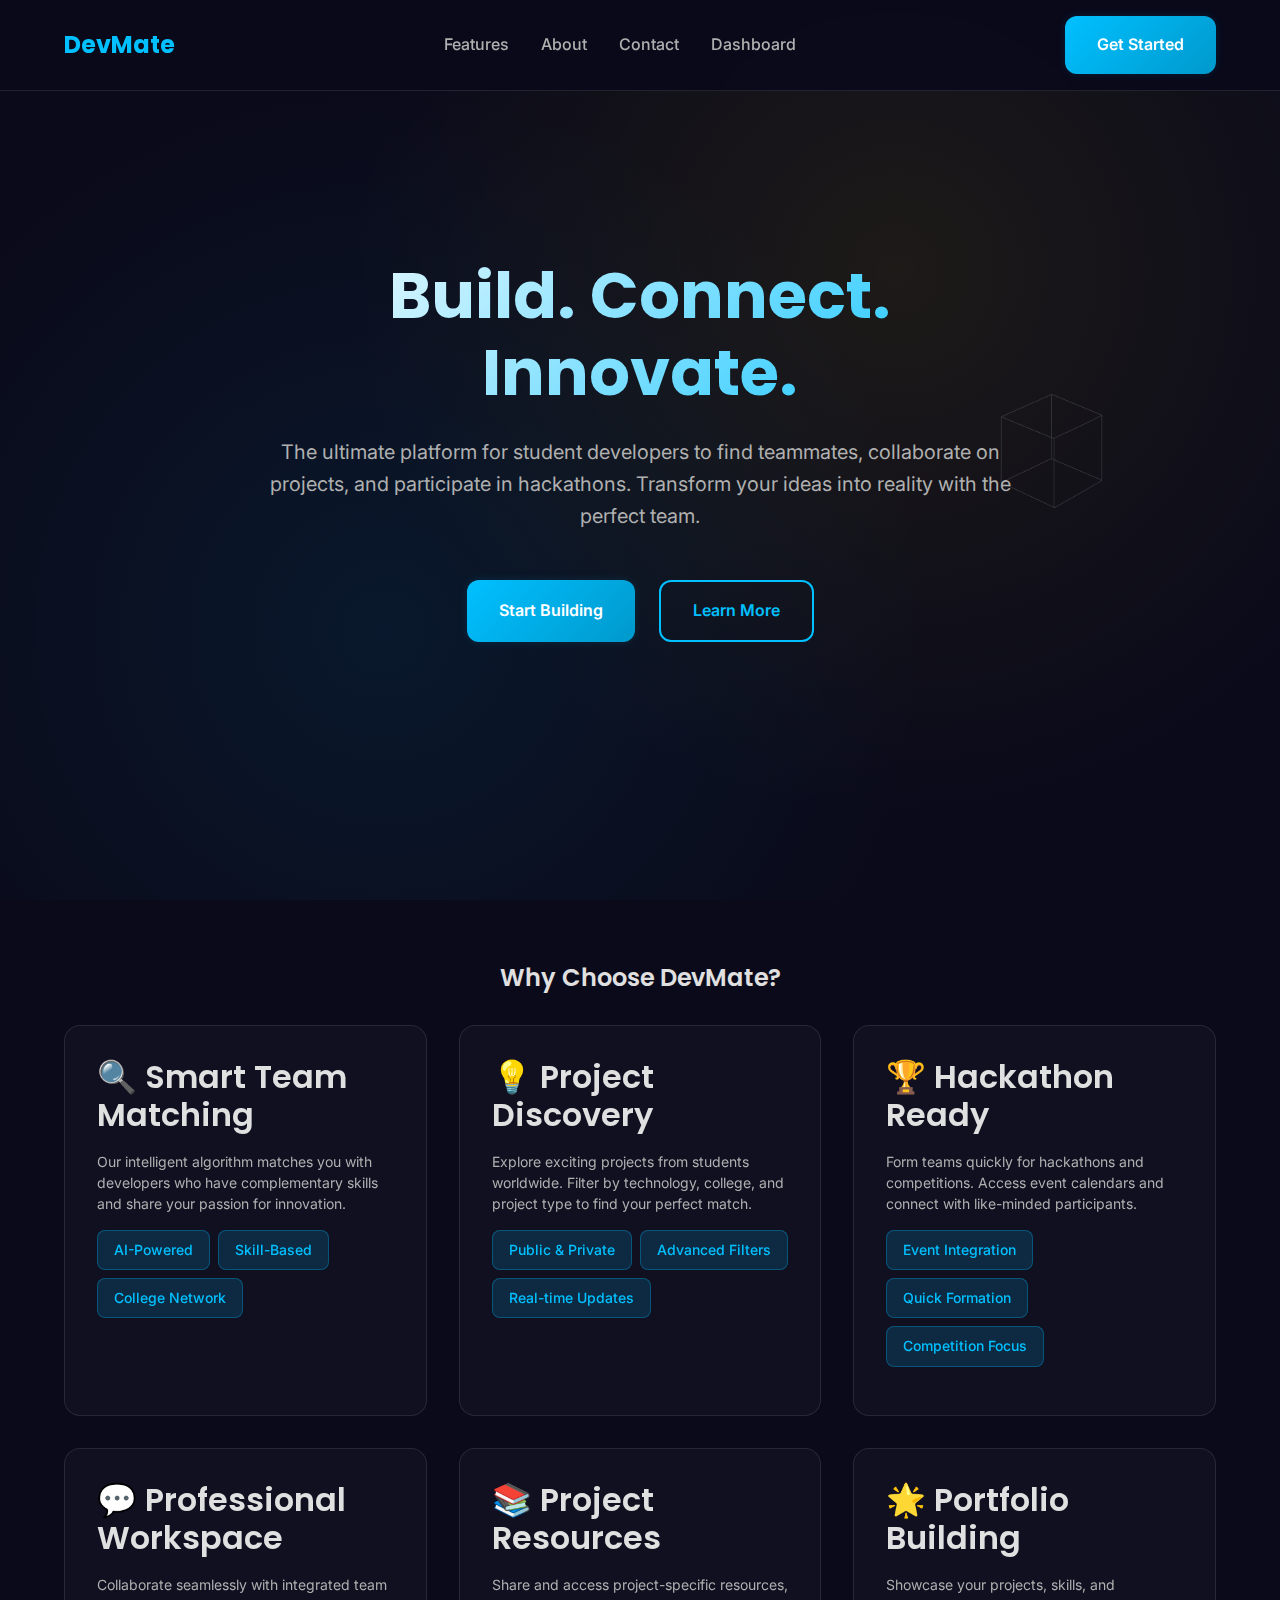
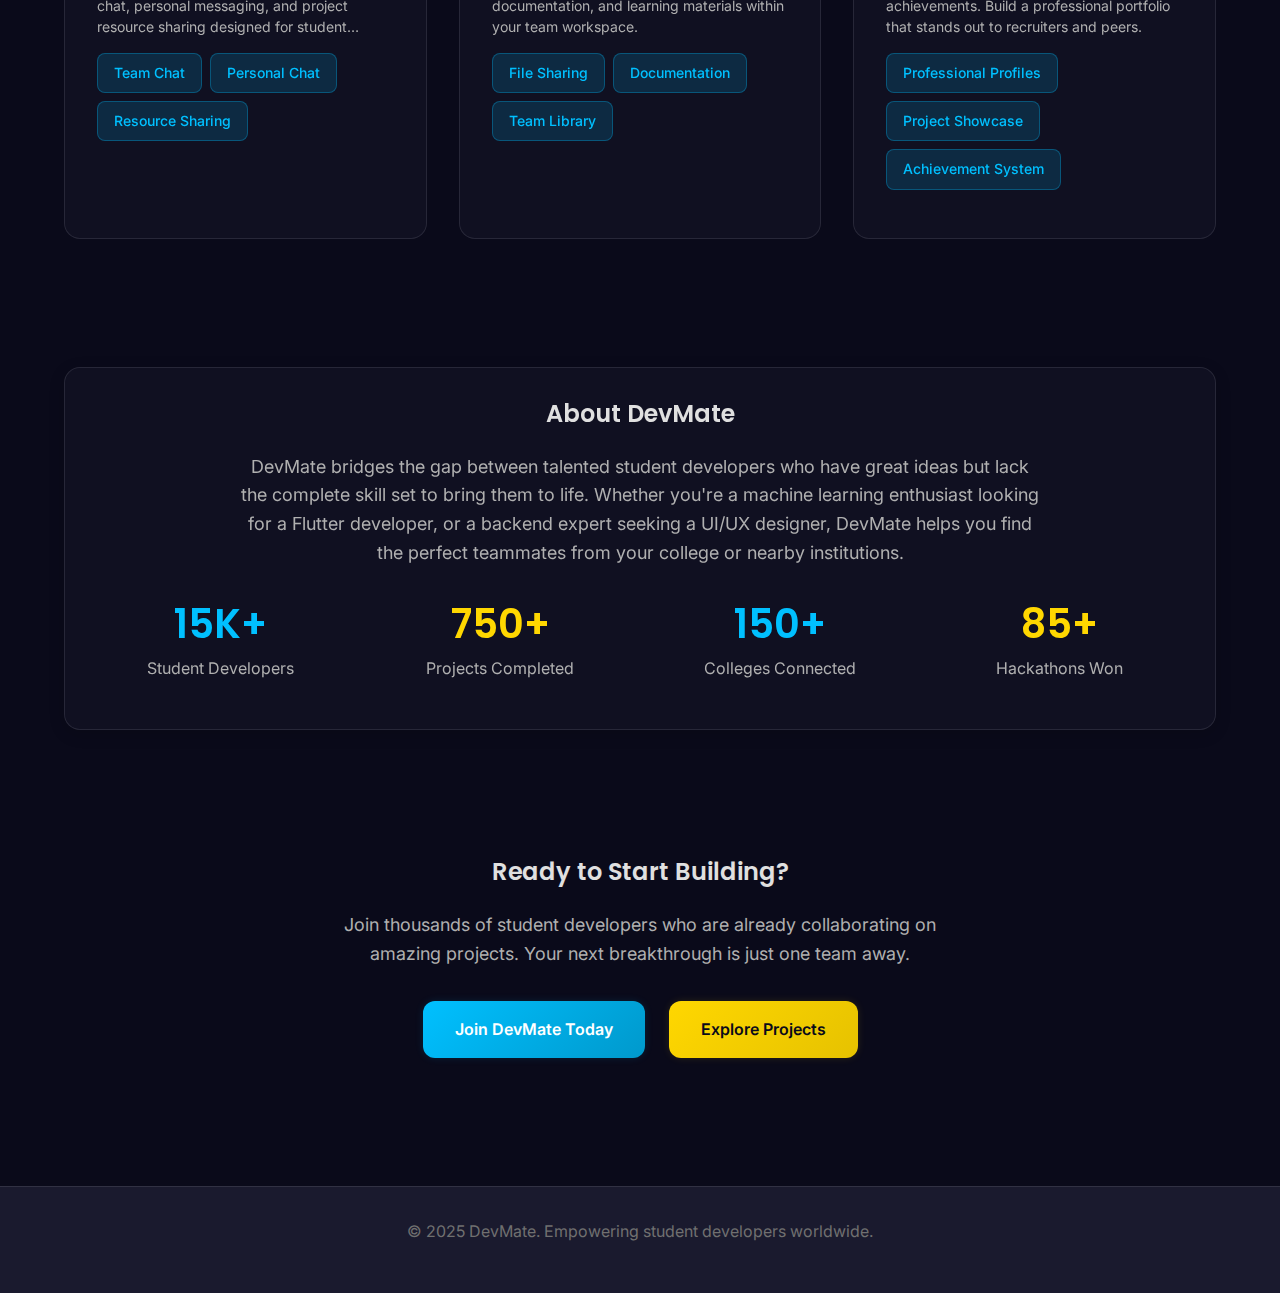
<file: devmate-complete/index.html>
<!DOCTYPE html>
<html lang="en">
<head>
    <meta charset="UTF-8">
    <meta name="viewport" content="width=device-width, initial-scale=1.0">
    <title>DevMate - Build. Connect. Innovate.</title>
    <meta name="description" content="The ultimate platform for student developers to connect, collaborate, and create amazing projects together.">
    <link rel="preconnect" href="https://fonts.googleapis.com">
    <link rel="preconnect" href="https://fonts.gstatic.com" crossorigin>
    <link href="https://fonts.googleapis.com/css2?family=Inter:wght@300;400;500;600;700&family=Poppins:wght@300;400;500;600;700;800&display=swap" rel="stylesheet">
    <link rel="stylesheet" href="css/styles.css">
</head>
<body>
    <!-- Header Navigation -->
    <header class="header">
        <div class="container">
            <nav class="nav">
                <a href="index.html" class="nav-logo">DevMate</a>
                <ul class="nav-links">
                    <li><a href="#features" class="nav-link">Features</a></li>
                    <li><a href="#about" class="nav-link">About</a></li>
                    <li><a href="#contact" class="nav-link">Contact</a></li>
                    <li><a href="pages/dashboard.html" class="nav-link">Dashboard</a></li>
                </ul>
                <a href="pages/onboarding.html" class="btn btn-primary">Get Started</a>
            </nav>
        </div>
    </header>

    <!-- Hero Section with Rotating Element -->
    <section class="hero">
        <div class="container">
            <div class="hero-content fade-in-up">
                <h1 class="hero-title">Build. Connect. Innovate.</h1>
                <p class="hero-subtitle">
                    The ultimate platform for student developers to find teammates, 
                    collaborate on projects, and participate in hackathons. 
                    Transform your ideas into reality with the perfect team.
                </p>
                <div class="hero-buttons">
                    <a href="pages/onboarding.html" class="btn btn-primary">Start Building</a>
                    <a href="#features" class="btn btn-secondary">Learn More</a>
                </div>
            </div>
        </div>
        <!-- Rotating 3D Element -->
        <div class="rotating-element">
            <img src="assets/images/shape1.png" alt="3D Geometric Shape" id="rotatingShape">
        </div>
    </section>

    <!-- Features Section -->
    <section id="features" class="section">
        <div class="container">
            <h2 class="section-title">Why Choose DevMate?</h2>
            <div class="cards-grid">
                <div class="card">
                    <h3 class="card-title">🔍 Smart Team Matching</h3>
                    <p class="card-description">
                        Our intelligent algorithm matches you with developers who have 
                        complementary skills and share your passion for innovation.
                    </p>
                    <div class="tags">
                        <span class="tag">AI-Powered</span>
                        <span class="tag">Skill-Based</span>
                        <span class="tag">College Network</span>
                    </div>
                </div>
                
                <div class="card">
                    <h3 class="card-title">💡 Project Discovery</h3>
                    <p class="card-description">
                        Explore exciting projects from students worldwide. Filter by 
                        technology, college, and project type to find your perfect match.
                    </p>
                    <div class="tags">
                        <span class="tag">Public & Private</span>
                        <span class="tag">Advanced Filters</span>
                        <span class="tag">Real-time Updates</span>
                    </div>
                </div>
                
                <div class="card">
                    <h3 class="card-title">🏆 Hackathon Ready</h3>
                    <p class="card-description">
                        Form teams quickly for hackathons and competitions. Access 
                        event calendars and connect with like-minded participants.
                    </p>
                    <div class="tags">
                        <span class="tag">Event Integration</span>
                        <span class="tag">Quick Formation</span>
                        <span class="tag">Competition Focus</span>
                    </div>
                </div>
                
                <div class="card">
                    <h3 class="card-title">💬 Professional Workspace</h3>
                    <p class="card-description">
                        Collaborate seamlessly with integrated team chat, personal messaging, 
                        and project resource sharing designed for student developers.
                    </p>
                    <div class="tags">
                        <span class="tag">Team Chat</span>
                        <span class="tag">Personal Chat</span>
                        <span class="tag">Resource Sharing</span>
                    </div>
                </div>
                
                <div class="card">
                    <h3 class="card-title">📚 Project Resources</h3>
                    <p class="card-description">
                        Share and access project-specific resources, documentation, and 
                        learning materials within your team workspace.
                    </p>
                    <div class="tags">
                        <span class="tag">File Sharing</span>
                        <span class="tag">Documentation</span>
                        <span class="tag">Team Library</span>
                    </div>
                </div>
                
                <div class="card">
                    <h3 class="card-title">🌟 Portfolio Building</h3>
                    <p class="card-description">
                        Showcase your projects, skills, and achievements. Build a 
                        professional portfolio that stands out to recruiters and peers.
                    </p>
                    <div class="tags">
                        <span class="tag">Professional Profiles</span>
                        <span class="tag">Project Showcase</span>
                        <span class="tag">Achievement System</span>
                    </div>
                </div>
            </div>
        </div>
    </section>

    <!-- About Section -->
    <section id="about" class="section">
        <div class="container">
            <div class="glass-panel text-center">
                <h2 class="section-title">About DevMate</h2>
                <p style="font-size: 1.125rem; max-width: 800px; margin: 0 auto;">
                    DevMate bridges the gap between talented student developers who have great ideas 
                    but lack the complete skill set to bring them to life. Whether you're a machine 
                    learning enthusiast looking for a Flutter developer, or a backend expert seeking 
                    a UI/UX designer, DevMate helps you find the perfect teammates from your college 
                    or nearby institutions.
                </p>
                <div style="margin-top: 2rem;">
                    <div class="cards-grid" style="grid-template-columns: repeat(auto-fit, minmax(200px, 1fr)); gap: 2rem;">
                        <div style="text-align: center;">
                            <h3 style="color: var(--accent-primary); font-size: 2.5rem; margin-bottom: 0.5rem;">15K+</h3>
                            <p>Student Developers</p>
                        </div>
                        <div style="text-align: center;">
                            <h3 style="color: var(--accent-secondary); font-size: 2.5rem; margin-bottom: 0.5rem;">750+</h3>
                            <p>Projects Completed</p>
                        </div>
                        <div style="text-align: center;">
                            <h3 style="color: var(--accent-primary); font-size: 2.5rem; margin-bottom: 0.5rem;">150+</h3>
                            <p>Colleges Connected</p>
                        </div>
                        <div style="text-align: center;">
                            <h3 style="color: var(--accent-secondary); font-size: 2.5rem; margin-bottom: 0.5rem;">85+</h3>
                            <p>Hackathons Won</p>
                        </div>
                    </div>
                </div>
            </div>
        </div>
    </section>

    <!-- Contact Section -->
    <section id="contact" class="section">
        <div class="container">
            <h2 class="section-title">Ready to Start Building?</h2>
            <div class="text-center">
                <p style="font-size: 1.125rem; margin-bottom: 2rem; max-width: 600px; margin-left: auto; margin-right: auto;">
                    Join thousands of student developers who are already collaborating on amazing projects. 
                    Your next breakthrough is just one team away.
                </p>
                <div class="hero-buttons">
                    <a href="pages/onboarding.html" class="btn btn-primary">Join DevMate Today</a>
                    <a href="pages/dashboard.html" class="btn btn-gold">Explore Projects</a>
                </div>
            </div>
        </div>
    </section>

    <!-- Footer -->
    <footer style="background: var(--bg-secondary); padding: 2rem 0; margin-top: 4rem; border-top: 1px solid var(--glass-border);">
        <div class="container text-center">
            <p style="color: var(--text-muted);">
                © 2025 DevMate. Empowering student developers worldwide.
            </p>
        </div>
    </footer>

    <script src="js/app.js"></script>
</body>
</html>
</file>
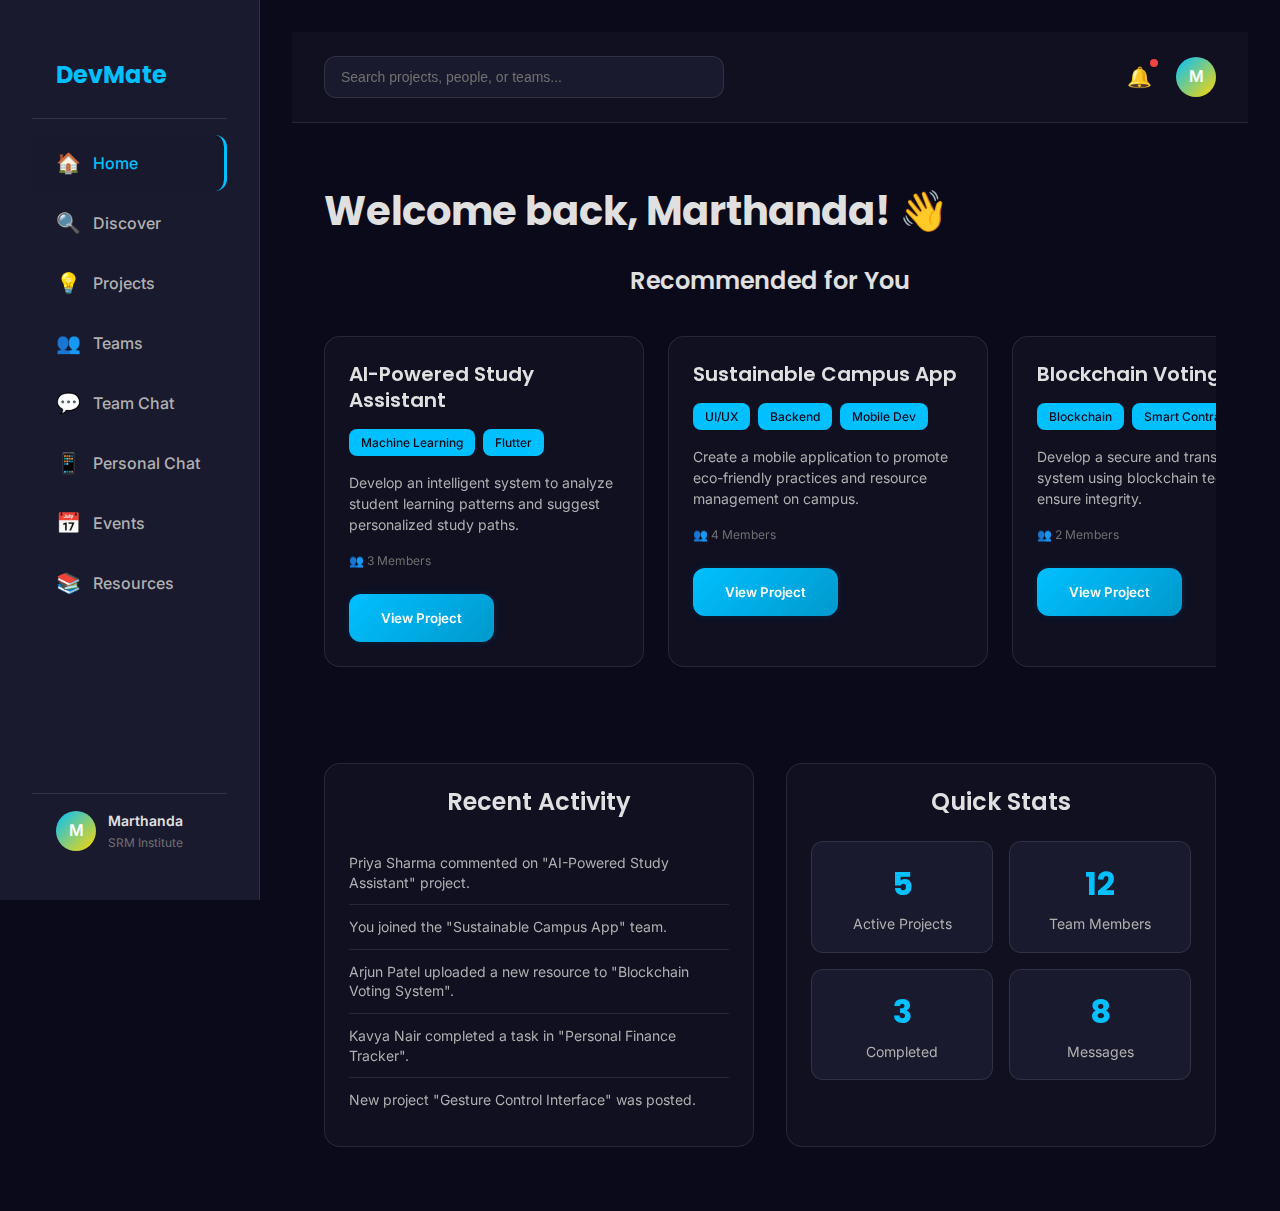
<file: devmate-complete/pages/dashboard.html>
<!DOCTYPE html>
<html lang="en">
<head>
    <meta charset="UTF-8">
    <meta name="viewport" content="width=device-width, initial-scale=1.0">
    <title>Dashboard - DevMate</title>
    <meta name="description" content="Your personalized dashboard for DevMate.">
    <link rel="preconnect" href="https://fonts.googleapis.com">
    <link rel="preconnect" href="https://fonts.gstatic.com" crossorigin>
    <link href="https://fonts.googleapis.com/css2?family=Inter:wght@300;400;500;600;700&family=Poppins:wght@300;400;500;600;700;800&display=swap" rel="stylesheet">
    <link rel="stylesheet" href="../css/styles.css">
</head>
<body>
    <!-- Dashboard Layout -->
    <div class="dashboard-layout">
        <!-- Sidebar -->
        <aside class="sidebar" id="sidebar">
            <div class="sidebar-header">
                <a href="../index.html" class="sidebar-logo">DevMate</a>
            </div>
            
            <nav class="sidebar-nav">
                <ul class="nav-menu">
                    <li class="nav-item active">
                        <a href="dashboard.html" class="nav-item-link">
                            <span class="nav-icon">🏠</span>
                            <span class="nav-text">Home</span>
                        </a>
                    </li>
                    <li class="nav-item">
                        <a href="discover.html" class="nav-item-link">
                            <span class="nav-icon">🔍</span>
                            <span class="nav-text">Discover</span>
                        </a>
                    </li>
                    <li class="nav-item">
                        <a href="projects.html" class="nav-item-link">
                            <span class="nav-icon">💡</span>
                            <span class="nav-text">Projects</span>
                        </a>
                    </li>
                    <li class="nav-item">
                        <a href="teams.html" class="nav-item-link">
                            <span class="nav-icon">👥</span>
                            <span class="nav-text">Teams</span>
                        </a>
                    </li>
                    <li class="nav-item">
                        <a href="team-chat.html" class="nav-item-link">
                            <span class="nav-icon">💬</span>
                            <span class="nav-text">Team Chat</span>
                        </a>
                    </li>
                    <li class="nav-item">
                        <a href="personal-chat.html" class="nav-item-link">
                            <span class="nav-icon">📱</span>
                            <span class="nav-text">Personal Chat</span>
                        </a>
                    </li>
                    <li class="nav-item">
                        <a href="events.html" class="nav-item-link">
                            <span class="nav-icon">📅</span>
                            <span class="nav-text">Events</span>
                        </a>
                    </li>
                    <li class="nav-item">
                        <a href="resources.html" class="nav-item-link">
                            <span class="nav-icon">📚</span>
                            <span class="nav-text">Resources</span>
                        </a>
                    </li>
                </ul>
            </nav>
            
            <!-- User Profile Card -->
            <div class="sidebar-profile">
                <div class="profile-avatar-small">M</div>
                <div class="profile-info-small">
                    <div class="profile-name-small">Marthanda</div>
                    <div class="profile-college-small">SRM Institute</div>
                </div>
            </div>
            
            
        </aside>

        <!-- Main Content -->
        <main class="main-content" id="mainContent">
            <!-- Header Bar -->
            <header class="content-header">
                <div class="search-container">
                    <input type="text" class="search-input" placeholder="Search projects, people, or teams...">
                </div>
                <div class="header-actions">
                    <div class="notification-container">
                        <button class="notification-bell" id="notificationBell">
                            🔔
                            <span class="notification-dot" id="notificationDot"></span>
                        </button>
                        <div class="notification-dropdown" id="notificationDropdown">
                            <div class="notification-header">Notifications</div>
                            <div class="notification-item">
                                <span class="notification-text">New message from Priya Sharma</span>
                                <span class="notification-time">2 min ago</span>
                            </div>
                            <div class="notification-item">
                                <span class="notification-text">Your team "AI Study Assistant" has an update</span>
                                <span class="notification-time">5 min ago</span>
                            </div>
                            <div class="notification-item">
                                <span class="notification-text">Hackathon registration closes tomorrow!</span>
                                <span class="notification-time">1 hour ago</span>
                            </div>
                            <div class="notification-item">
                                <span class="notification-text">Arjun Patel invited you to join "Smart Home" project</span>
                                <span class="notification-time">2 hours ago</span>
                            </div>
                        </div>
                    </div>
                    <a href="profile.html" class="profile-avatar">M</a>
                </div>
            </header>

            <!-- Welcome Message -->
            <div class="welcome-section">
                <h1 class="welcome-title">Welcome back, Marthanda! 👋</h1>
            </div>

            <!-- Recommended Projects Section -->
            <section class="recommended-section">
                <h2 class="section-title">Recommended for You</h2>
                <div class="horizontal-scroll-container">
                    <div class="project-cards-horizontal">
                        <!-- Project Card 1 -->
                        <div class="project-card-horizontal" onclick="openProjectModal('ai-study-assistant')">
                            <h3 class="card-title">AI-Powered Study Assistant</h3>
                            <div class="card-skills">
                                <span class="skill-tag">Machine Learning</span>
                                <span class="skill-tag">Flutter</span>
                            </div>
                            <p class="card-description">Develop an intelligent system to analyze student learning patterns and suggest personalized study paths.</p>
                            <div class="card-meta">
                                <span class="member-count">👥 3 Members</span>
                            </div>
                            <button class="btn btn-primary" onclick="event.stopPropagation(); openProjectModal('ai-study-assistant')">View Project</button>
                        </div>

                        <!-- Project Card 2 -->
                        <div class="project-card-horizontal" onclick="openProjectModal('sustainable-campus')">
                            <h3 class="card-title">Sustainable Campus App</h3>
                            <div class="card-skills">
                                <span class="skill-tag">UI/UX</span>
                                <span class="skill-tag">Backend</span>
                                <span class="skill-tag">Mobile Dev</span>
                            </div>
                            <p class="card-description">Create a mobile application to promote eco-friendly practices and resource management on campus.</p>
                            <div class="card-meta">
                                <span class="member-count">👥 4 Members</span>
                            </div>
                            <button class="btn btn-primary" onclick="event.stopPropagation(); openProjectModal('sustainable-campus')">View Project</button>
                        </div>

                        <!-- Project Card 3 -->
                        <div class="project-card-horizontal" onclick="openProjectModal('blockchain-voting')">
                            <h3 class="card-title">Blockchain Voting System</h3>
                            <div class="card-skills">
                                <span class="skill-tag">Blockchain</span>
                                <span class="skill-tag">Smart Contracts</span>
                            </div>
                            <p class="card-description">Develop a secure and transparent voting system using blockchain technology to ensure integrity.</p>
                            <div class="card-meta">
                                <span class="member-count">👥 2 Members</span>
                            </div>
                            <button class="btn btn-primary" onclick="event.stopPropagation(); openProjectModal('blockchain-voting')">View Project</button>
                        </div>

                        <!-- Project Card 4 -->
                        <div class="project-card-horizontal" onclick="openProjectModal('smart-home')">
                            <h3 class="card-title">Smart Home Automation</h3>
                            <div class="card-skills">
                                <span class="skill-tag">IoT</span>
                                <span class="skill-tag">Embedded Systems</span>
                            </div>
                            <p class="card-description">Build a system for automating home devices using IoT sensors and a central control unit.</p>
                            <div class="card-meta">
                                <span class="member-count">👥 3 Members</span>
                            </div>
                            <button class="btn btn-primary" onclick="event.stopPropagation(); openProjectModal('smart-home')">View Project</button>
                        </div>
                    </div>
                </div>
            </section>

            <!-- Dashboard Grid -->
            <div class="dashboard-grid">
                <section class="dashboard-card">
                    <h2 class="section-title">Recent Activity</h2>
                    <ul class="activity-list">
                        <li>Priya Sharma commented on "AI-Powered Study Assistant" project.</li>
                        <li>You joined the "Sustainable Campus App" team.</li>
                        <li>Arjun Patel uploaded a new resource to "Blockchain Voting System".</li>
                        <li>Kavya Nair completed a task in "Personal Finance Tracker".</li>
                        <li>New project "Gesture Control Interface" was posted.</li>
                    </ul>
                </section>

                <section class="dashboard-card">
                    <h2 class="section-title">Quick Stats</h2>
                    <div class="stats-grid">
                        <div class="stat-item">
                            <div class="stat-number">5</div>
                            <div class="stat-label">Active Projects</div>
                        </div>
                        <div class="stat-item">
                            <div class="stat-number">12</div>
                            <div class="stat-label">Team Members</div>
                        </div>
                        <div class="stat-item">
                            <div class="stat-number">3</div>
                            <div class="stat-label">Completed</div>
                        </div>
                        <div class="stat-item">
                            <div class="stat-number">8</div>
                            <div class="stat-label">Messages</div>
                        </div>
                    </div>
                </section>
            </div>
        </main>
    </div>

    <!-- Project Modal -->
    <div class="modal-overlay" id="projectModal">
        <div class="modal-content">
            <button class="modal-close" onclick="closeProjectModal()">×</button>
            <div class="modal-body" id="modalBody">
                <!-- Project details will be inserted here -->
            </div>
        </div>
    </div>

    <script src="../js/app.js"></script>
    <script>
        // Sidebar is fixed open; collapse/expand removed across app

        // Notification dropdown functionality
        const notificationBell = document.getElementById('notificationBell');
        const notificationDropdown = document.getElementById('notificationDropdown');
        
        notificationBell.addEventListener('click', (e) => {
            e.stopPropagation();
            notificationDropdown.classList.toggle('show');
        });
        
        // Close dropdown when clicking outside
        document.addEventListener('click', (e) => {
            if (!notificationBell.contains(e.target) && !notificationDropdown.contains(e.target)) {
                notificationDropdown.classList.remove('show');
            }
        });

        // Project modal functionality
        const projectData = {
            'ai-study-assistant': {
                title: 'AI-Powered Study Assistant',
                description: 'This innovative project aims to revolutionize the way students approach learning by leveraging artificial intelligence and machine learning technologies. The system will analyze individual learning patterns, identify knowledge gaps, and provide personalized study recommendations.\n\nKey features include adaptive learning algorithms, progress tracking, intelligent content curation, and collaborative study group formation. The platform will integrate with existing educational resources and provide real-time feedback to help students optimize their learning strategies.\n\nThe project combines cutting-edge AI research with practical educational applications, making it an excellent opportunity for students interested in both technology and education.',
                skills: ['Machine Learning', 'Flutter', 'Python', 'TensorFlow', 'Firebase'],
                members: [
                    { name: 'Priya Sharma', avatar: 'P', role: 'ML Engineer' },
                    { name: 'Arjun Patel', avatar: 'A', role: 'Mobile Developer' },
                    { name: 'Ananya Reddy', avatar: 'An', role: 'UI/UX Designer' }
                ]
            },
            'sustainable-campus': {
                title: 'Sustainable Campus App',
                description: 'A comprehensive mobile application designed to promote environmental consciousness and sustainable practices within college campuses. The app will serve as a central hub for eco-friendly initiatives, resource management, and community engagement.\n\nFeatures include carbon footprint tracking, waste management optimization, energy consumption monitoring, sustainable transportation coordination, and green event organization. Students can participate in challenges, earn eco-points, and contribute to campus-wide sustainability goals.\n\nThis project addresses the growing need for environmental awareness in educational institutions and provides practical tools for creating positive environmental impact.',
                skills: ['UI/UX Design', 'Backend Development', 'Mobile Development', 'React Native', 'Node.js'],
                members: [
                    { name: 'Kavya Nair', avatar: 'K', role: 'Full Stack Developer' },
                    { name: 'Rohit Kumar', avatar: 'R', role: 'Backend Developer' },
                    { name: 'Sneha Patel', avatar: 'S', role: 'UI/UX Designer' },
                    { name: 'Vikram Singh', avatar: 'V', role: 'Mobile Developer' }
                ]
            },
            'blockchain-voting': {
                title: 'Blockchain Voting System',
                description: 'A revolutionary voting system built on blockchain technology to ensure transparency, security, and immutability in electoral processes. This project addresses critical issues in traditional voting systems by leveraging decentralized ledger technology.\n\nThe system features smart contract-based vote recording, cryptographic security measures, real-time result verification, and complete audit trails. Voters can cast their ballots securely while maintaining anonymity, and results can be verified by any participant in the network.\n\nThis project is particularly relevant for student government elections, organizational decision-making, and as a proof-of-concept for larger democratic processes.',
                skills: ['Blockchain', 'Smart Contracts', 'Solidity', 'Web3.js', 'Ethereum'],
                members: [
                    { name: 'Ananya Reddy', avatar: 'An', role: 'Blockchain Developer' },
                    { name: 'Rohit Kumar', avatar: 'R', role: 'Smart Contract Developer' }
                ]
            },
            'smart-home': {
                title: 'Smart Home Automation',
                description: 'An intelligent home automation system that integrates IoT sensors, machine learning algorithms, and user-friendly interfaces to create a seamless smart living experience. The system learns from user behavior patterns and automatically adjusts home settings for optimal comfort and energy efficiency.\n\nKey components include automated lighting and climate control, security monitoring, energy usage optimization, voice command integration, and mobile app control. The system can predict user needs and make proactive adjustments to home settings.\n\nThis project combines hardware and software development, making it ideal for students interested in IoT, embedded systems, and practical technology applications.',
                skills: ['IoT', 'Embedded Systems', 'Arduino', 'Raspberry Pi', 'Mobile Development'],
                members: [
                    { name: 'Vikram Singh', avatar: 'V', role: 'IoT Developer' },
                    { name: 'Priya Sharma', avatar: 'P', role: 'Mobile Developer' },
                    { name: 'Arjun Patel', avatar: 'A', role: 'Hardware Engineer' }
                ]
            }
        };

        function openProjectModal(projectId) {
            const project = projectData[projectId];
            if (!project) return;

            const modalBody = document.getElementById('modalBody');
            modalBody.innerHTML = `
                <h2 class="modal-title">${project.title}</h2>
                <div class="modal-description">
                    ${project.description.split('\n\n').map(paragraph => `<p>${paragraph}</p>`).join('')}
                </div>
                <div class="modal-skills">
                    <h3>Required Skills</h3>
                    <div class="skills-list">
                        ${project.skills.map(skill => `<span class="skill-tag">${skill}</span>`).join('')}
                    </div>
                </div>
                <div class="modal-team">
                    <h3>Current Team Members</h3>
                    <div class="team-members">
                        ${project.members.map(member => `
                            <div class="team-member">
                                <div class="member-avatar">${member.avatar}</div>
                                <div class="member-info">
                                    <div class="member-name">${member.name}</div>
                                    <div class="member-role">${member.role}</div>
                                </div>
                            </div>
                        `).join('')}
                    </div>
                </div>
                <div class="modal-actions">
                    <button class="btn btn-primary">Request to Join Team</button>
                    <button class="btn btn-secondary" onclick="closeProjectModal()">Close</button>
                </div>
            `;

            document.getElementById('projectModal').classList.add('show');
            document.body.style.overflow = 'hidden';
        }

        function closeProjectModal() {
            document.getElementById('projectModal').classList.remove('show');
            document.body.style.overflow = 'auto';
        }

        // Close modal when clicking outside
        document.getElementById('projectModal').addEventListener('click', (e) => {
            if (e.target.classList.contains('modal-overlay')) {
                closeProjectModal();
            }
        });
    </script>
</body>
</html>
</file>
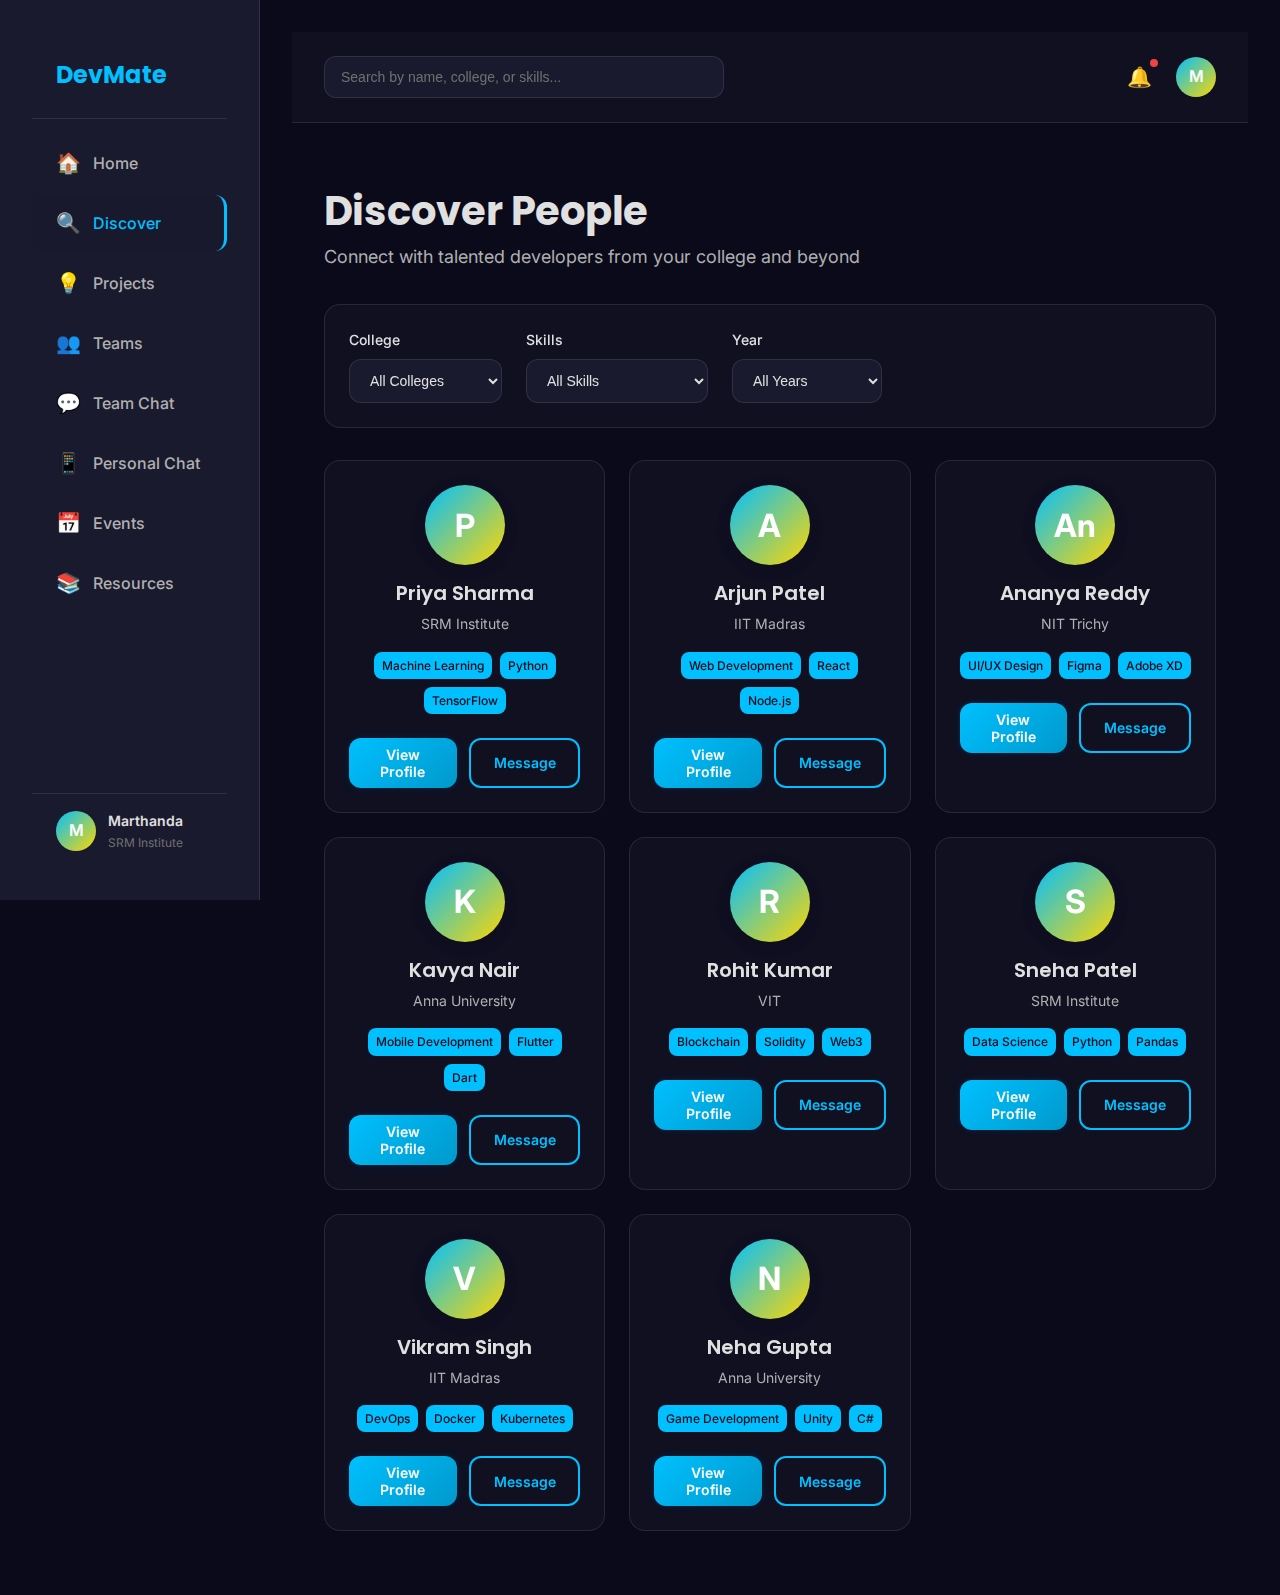
<file: devmate-complete/pages/discover.html>
<!DOCTYPE html>
<html lang="en">
<head>
    <meta charset="UTF-8">
    <meta name="viewport" content="width=device-width, initial-scale=1.0">
    <title>Discover People - DevMate</title>
    <meta name="description" content="Discover talented developers from your college and beyond. Connect with like-minded students for your next project.">
    <link rel="preconnect" href="https://fonts.googleapis.com">
    <link rel="preconnect" href="https://fonts.gstatic.com" crossorigin>
    <link href="https://fonts.googleapis.com/css2?family=Inter:wght@300;400;500;600;700&family=Poppins:wght@300;400;500;600;700;800&display=swap" rel="stylesheet">
    <link rel="stylesheet" href="../css/styles.css">
</head>
<body>
    <!-- Dashboard Layout -->
    <div class="dashboard-layout">
        <!-- Sidebar -->
        <aside class="sidebar" id="sidebar">
            <div class="sidebar-header">
                <a href="../index.html" class="sidebar-logo">DevMate</a>
            </div>
            
            <nav class="sidebar-nav">
                <ul class="nav-menu">
                    <li class="nav-item">
                        <a href="dashboard.html" class="nav-item-link">
                            <span class="nav-icon">🏠</span>
                            <span class="nav-text">Home</span>
                        </a>
                    </li>
                    <li class="nav-item active">
                        <a href="discover.html" class="nav-item-link">
                            <span class="nav-icon">🔍</span>
                            <span class="nav-text">Discover</span>
                        </a>
                    </li>
                    <li class="nav-item">
                        <a href="projects.html" class="nav-item-link">
                            <span class="nav-icon">💡</span>
                            <span class="nav-text">Projects</span>
                        </a>
                    </li>
                    <li class="nav-item">
                        <a href="teams.html" class="nav-item-link">
                            <span class="nav-icon">👥</span>
                            <span class="nav-text">Teams</span>
                        </a>
                    </li>
                    <li class="nav-item">
                        <a href="team-chat.html" class="nav-item-link">
                            <span class="nav-icon">💬</span>
                            <span class="nav-text">Team Chat</span>
                        </a>
                    </li>
                    <li class="nav-item">
                        <a href="personal-chat.html" class="nav-item-link">
                            <span class="nav-icon">📱</span>
                            <span class="nav-text">Personal Chat</span>
                        </a>
                    </li>
                    <li class="nav-item">
                        <a href="events.html" class="nav-item-link">
                            <span class="nav-icon">📅</span>
                            <span class="nav-text">Events</span>
                        </a>
                    </li>
                    <li class="nav-item">
                        <a href="resources.html" class="nav-item-link">
                            <span class="nav-icon">📚</span>
                            <span class="nav-text">Resources</span>
                        </a>
                    </li>
                </ul>
            </nav>
            
            <!-- User Profile Card -->
            <div class="sidebar-profile">
                <div class="profile-avatar-small">M</div>
                <div class="profile-info-small">
                    <div class="profile-name-small">Marthanda</div>
                    <div class="profile-college-small">SRM Institute</div>
                </div>
            </div>
            
        </aside>

        <!-- Main Content -->
        <main class="main-content" id="mainContent">
            <!-- Header Bar -->
            <header class="content-header">
                <div class="search-container">
                    <input type="text" class="search-input" placeholder="Search by name, college, or skills..." id="searchInput">
                </div>
                <div class="header-actions">
                    <div class="notification-container">
                        <button class="notification-bell" id="notificationBell">
                            🔔
                            <span class="notification-dot" id="notificationDot"></span>
                        </button>
                        <div class="notification-dropdown" id="notificationDropdown">
                            <div class="notification-header">Notifications</div>
                            <div class="notification-item">
                                <span class="notification-text">New message from Priya Sharma</span>
                                <span class="notification-time">2 min ago</span>
                            </div>
                            <div class="notification-item">
                                <span class="notification-text">Your team "AI Study Assistant" has an update</span>
                                <span class="notification-time">5 min ago</span>
                            </div>
                        </div>
                    </div>
                    <a href="profile.html" class="profile-avatar">M</a>
                </div>
            </header>

            <!-- Discover Content -->
            <div class="discover-content">
                <div class="discover-header">
                    <h1 class="page-title">Discover People</h1>
                    <p class="page-subtitle">Connect with talented developers from your college and beyond</p>
                </div>

                <!-- Filter Section -->
                <div class="filter-section">
                    <div class="filter-group">
                        <label class="filter-label">College</label>
                        <select class="filter-select" id="collegeFilter">
                            <option value="">All Colleges</option>
                            <option value="SRM Institute">SRM Institute</option>
                            <option value="IIT Madras">IIT Madras</option>
                            <option value="NIT Trichy">NIT Trichy</option>
                            <option value="Anna University">Anna University</option>
                            <option value="VIT">VIT</option>
                        </select>
                    </div>
                    <div class="filter-group">
                        <label class="filter-label">Skills</label>
                        <select class="filter-select" id="skillsFilter">
                            <option value="">All Skills</option>
                            <option value="Machine Learning">Machine Learning</option>
                            <option value="Web Development">Web Development</option>
                            <option value="Mobile Development">Mobile Development</option>
                            <option value="UI/UX Design">UI/UX Design</option>
                            <option value="Blockchain">Blockchain</option>
                            <option value="Data Science">Data Science</option>
                        </select>
                    </div>
                    <div class="filter-group">
                        <label class="filter-label">Year</label>
                        <select class="filter-select" id="yearFilter">
                            <option value="">All Years</option>
                            <option value="1st Year">1st Year</option>
                            <option value="2nd Year">2nd Year</option>
                            <option value="3rd Year">3rd Year</option>
                            <option value="4th Year">4th Year</option>
                        </select>
                    </div>
                </div>

                <!-- People Grid -->
                <div class="people-grid" id="peopleGrid">
                    <!-- Profile Card 1 -->
                    <div class="profile-card" data-college="SRM Institute" data-skills="Machine Learning,Python,TensorFlow" data-year="3rd Year">
                        <div class="profile-card-avatar">P</div>
                        <h3 class="profile-card-name">Priya Sharma</h3>
                        <p class="profile-card-college">SRM Institute</p>
                        <div class="profile-card-skills">
                            <span class="skill-tag-small">Machine Learning</span>
                            <span class="skill-tag-small">Python</span>
                            <span class="skill-tag-small">TensorFlow</span>
                        </div>
                        <div class="profile-card-actions">
                            <button class="btn btn-primary btn-sm" onclick="openProfileModal('priya-sharma')">View Profile</button>
                            <button class="btn btn-secondary btn-sm" onclick="openMessage('priya-sharma')">Message</button>
                        </div>
                    </div>

                    <!-- Profile Card 2 -->
                    <div class="profile-card" data-college="IIT Madras" data-skills="Web Development,React,Node.js" data-year="4th Year">
                        <div class="profile-card-avatar">A</div>
                        <h3 class="profile-card-name">Arjun Patel</h3>
                        <p class="profile-card-college">IIT Madras</p>
                        <div class="profile-card-skills">
                            <span class="skill-tag-small">Web Development</span>
                            <span class="skill-tag-small">React</span>
                            <span class="skill-tag-small">Node.js</span>
                        </div>
                        <div class="profile-card-actions">
                            <button class="btn btn-primary btn-sm" onclick="openProfileModal('arjun-patel')">View Profile</button>
                            <button class="btn btn-secondary btn-sm" onclick="openMessage('arjun-patel')">Message</button>
                        </div>
                    </div>

                    <!-- Profile Card 3 -->
                    <div class="profile-card" data-college="NIT Trichy" data-skills="UI/UX Design,Figma,Adobe XD" data-year="2nd Year">
                        <div class="profile-card-avatar">An</div>
                        <h3 class="profile-card-name">Ananya Reddy</h3>
                        <p class="profile-card-college">NIT Trichy</p>
                        <div class="profile-card-skills">
                            <span class="skill-tag-small">UI/UX Design</span>
                            <span class="skill-tag-small">Figma</span>
                            <span class="skill-tag-small">Adobe XD</span>
                        </div>
                        <div class="profile-card-actions">
                            <button class="btn btn-primary btn-sm" onclick="openProfileModal('ananya-reddy')">View Profile</button>
                            <button class="btn btn-secondary btn-sm" onclick="openMessage('ananya-reddy')">Message</button>
                        </div>
                    </div>

                    <!-- Profile Card 4 -->
                    <div class="profile-card" data-college="Anna University" data-skills="Mobile Development,Flutter,Dart" data-year="3rd Year">
                        <div class="profile-card-avatar">K</div>
                        <h3 class="profile-card-name">Kavya Nair</h3>
                        <p class="profile-card-college">Anna University</p>
                        <div class="profile-card-skills">
                            <span class="skill-tag-small">Mobile Development</span>
                            <span class="skill-tag-small">Flutter</span>
                            <span class="skill-tag-small">Dart</span>
                        </div>
                        <div class="profile-card-actions">
                            <button class="btn btn-primary btn-sm" onclick="openProfileModal('kavya-nair')">View Profile</button>
                            <button class="btn btn-secondary btn-sm" onclick="openMessage('kavya-nair')">Message</button>
                        </div>
                    </div>

                    <!-- Profile Card 5 -->
                    <div class="profile-card" data-college="VIT" data-skills="Blockchain,Solidity,Web3" data-year="4th Year">
                        <div class="profile-card-avatar">R</div>
                        <h3 class="profile-card-name">Rohit Kumar</h3>
                        <p class="profile-card-college">VIT</p>
                        <div class="profile-card-skills">
                            <span class="skill-tag-small">Blockchain</span>
                            <span class="skill-tag-small">Solidity</span>
                            <span class="skill-tag-small">Web3</span>
                        </div>
                        <div class="profile-card-actions">
                            <button class="btn btn-primary btn-sm" onclick="openProfileModal('rohit-kumar')">View Profile</button>
                            <button class="btn btn-secondary btn-sm" onclick="openMessage('rohit-kumar')">Message</button>
                        </div>
                    </div>

                    <!-- Profile Card 6 -->
                    <div class="profile-card" data-college="SRM Institute" data-skills="Data Science,Python,Pandas" data-year="2nd Year">
                        <div class="profile-card-avatar">S</div>
                        <h3 class="profile-card-name">Sneha Patel</h3>
                        <p class="profile-card-college">SRM Institute</p>
                        <div class="profile-card-skills">
                            <span class="skill-tag-small">Data Science</span>
                            <span class="skill-tag-small">Python</span>
                            <span class="skill-tag-small">Pandas</span>
                        </div>
                        <div class="profile-card-actions">
                            <button class="btn btn-primary btn-sm" onclick="openProfileModal('sneha-patel')">View Profile</button>
                            <button class="btn btn-secondary btn-sm" onclick="openMessage('sneha-patel')">Message</button>
                        </div>
                    </div>

                    <!-- Profile Card 7 -->
                    <div class="profile-card" data-college="IIT Madras" data-skills="DevOps,Docker,Kubernetes" data-year="4th Year">
                        <div class="profile-card-avatar">V</div>
                        <h3 class="profile-card-name">Vikram Singh</h3>
                        <p class="profile-card-college">IIT Madras</p>
                        <div class="profile-card-skills">
                            <span class="skill-tag-small">DevOps</span>
                            <span class="skill-tag-small">Docker</span>
                            <span class="skill-tag-small">Kubernetes</span>
                        </div>
                        <div class="profile-card-actions">
                            <button class="btn btn-primary btn-sm" onclick="openProfileModal('vikram-singh')">View Profile</button>
                            <button class="btn btn-secondary btn-sm" onclick="openMessage('vikram-singh')">Message</button>
                        </div>
                    </div>

                    <!-- Profile Card 8 -->
                    <div class="profile-card" data-college="Anna University" data-skills="Game Development,Unity,C#" data-year="3rd Year">
                        <div class="profile-card-avatar">N</div>
                        <h3 class="profile-card-name">Neha Gupta</h3>
                        <p class="profile-card-college">Anna University</p>
                        <div class="profile-card-skills">
                            <span class="skill-tag-small">Game Development</span>
                            <span class="skill-tag-small">Unity</span>
                            <span class="skill-tag-small">C#</span>
                        </div>
                        <div class="profile-card-actions">
                            <button class="btn btn-primary btn-sm" onclick="openProfileModal('neha-gupta')">View Profile</button>
                            <button class="btn btn-secondary btn-sm" onclick="openMessage('neha-gupta')">Message</button>
                        </div>
                    </div>
                </div>
            </div>
        </main>
    </div>

    <!-- Profile Modal -->
    <div class="modal-overlay" id="profileModal">
        <div class="modal-content profile-modal-content">
            <button class="modal-close" onclick="closeProfileModal()">×</button>
            <div class="modal-body" id="profileModalBody">
                <!-- Profile details will be inserted here -->
            </div>
        </div>
    </div>

    <script src="../js/app.js"></script>
    <script>
        // Sidebar is fixed open; collapse/expand removed across app

        // Notification dropdown functionality
        const notificationBell = document.getElementById('notificationBell');
        const notificationDropdown = document.getElementById('notificationDropdown');
        
        notificationBell.addEventListener('click', (e) => {
            e.stopPropagation();
            notificationDropdown.classList.toggle('show');
        });
        
        // Close dropdown when clicking outside
        document.addEventListener('click', (e) => {
            if (!notificationBell.contains(e.target) && !notificationDropdown.contains(e.target)) {
                notificationDropdown.classList.remove('show');
            }
        });

        // Profile data
        const profileData = {
            'priya-sharma': {
                name: 'Priya Sharma',
                title: 'ML Engineering Student | 3rd Year BTech CSE',
                college: 'SRM Institute of Science and Technology',
                email: 'priya.sharma@gmail.com',
                linkedin: 'linkedin.com/in/priya-sharma',
                github: 'github.com/priya-sharma',
                about: 'Passionate machine learning enthusiast with a strong foundation in Python and deep learning frameworks. I love working on AI projects that can make a real-world impact. Currently focusing on computer vision and natural language processing applications.',
                skills: {
                    'Programming Languages': ['Python', 'R', 'Java', 'SQL'],
                    'ML/AI Frameworks': ['TensorFlow', 'PyTorch', 'Scikit-learn', 'Keras'],
                    'Data Science': ['Pandas', 'NumPy', 'Matplotlib', 'Seaborn'],
                    'Tools': ['Jupyter', 'Git', 'Docker', 'AWS']
                },
                interests: ['Machine Learning', 'Computer Vision', 'NLP', 'Research', 'Hackathons'],
                projects: [
                    { name: 'Image Classification System', status: 'Active', tech: ['Python', 'TensorFlow', 'OpenCV'] },
                    { name: 'Sentiment Analysis Tool', status: 'Completed', tech: ['Python', 'NLTK', 'Flask'] }
                ]
            },
            'arjun-patel': {
                name: 'Arjun Patel',
                title: 'Full Stack Developer | 4th Year BTech CSE',
                college: 'IIT Madras',
                email: 'arjun.patel@gmail.com',
                linkedin: 'linkedin.com/in/arjun-patel',
                github: 'github.com/arjun-patel',
                about: 'Full-stack developer with expertise in modern web technologies. I enjoy building scalable applications and have experience with both frontend and backend development. Always eager to learn new technologies and contribute to open-source projects.',
                skills: {
                    'Frontend': ['React', 'Vue.js', 'HTML', 'CSS', 'JavaScript'],
                    'Backend': ['Node.js', 'Express', 'Python', 'Django'],
                    'Database': ['MongoDB', 'PostgreSQL', 'Redis'],
                    'Tools': ['Git', 'Docker', 'AWS', 'Webpack']
                },
                interests: ['Web Development', 'Open Source', 'System Design', 'DevOps'],
                projects: [
                    { name: 'E-commerce Platform', status: 'Active', tech: ['React', 'Node.js', 'MongoDB'] },
                    { name: 'Task Management App', status: 'Completed', tech: ['Vue.js', 'Express', 'PostgreSQL'] }
                ]
            },
            'ananya-reddy': {
                name: 'Ananya Reddy',
                title: 'UI/UX Designer | 2nd Year BTech CSE',
                college: 'NIT Trichy',
                email: 'ananya.reddy@gmail.com',
                linkedin: 'linkedin.com/in/ananya-reddy',
                github: 'github.com/ananya-reddy',
                about: 'Creative UI/UX designer passionate about creating intuitive and beautiful user experiences. I believe in user-centered design and enjoy conducting user research to inform design decisions. Always looking for opportunities to collaborate on innovative projects.',
                skills: {
                    'Design Tools': ['Figma', 'Adobe XD', 'Sketch', 'Photoshop'],
                    'Prototyping': ['InVision', 'Principle', 'Framer'],
                    'Frontend': ['HTML', 'CSS', 'JavaScript', 'React'],
                    'Research': ['User Testing', 'Wireframing', 'Information Architecture']
                },
                interests: ['UI/UX Design', 'User Research', 'Design Systems', 'Accessibility'],
                projects: [
                    { name: 'Mobile Banking App Design', status: 'Active', tech: ['Figma', 'Principle'] },
                    { name: 'E-learning Platform UI', status: 'Completed', tech: ['Adobe XD', 'React'] }
                ]
            },
            'kavya-nair': {
                name: 'Kavya Nair',
                title: 'Mobile App Developer | 3rd Year BTech CSE',
                college: 'Anna University',
                email: 'kavya.nair@gmail.com',
                linkedin: 'linkedin.com/in/kavya-nair',
                github: 'github.com/kavya-nair',
                about: 'Mobile application developer specializing in cross-platform development with Flutter. I love creating smooth, performant mobile experiences and have a keen interest in mobile UI/UX design. Currently exploring AR/VR applications in mobile development.',
                skills: {
                    'Mobile Development': ['Flutter', 'Dart', 'React Native', 'Swift'],
                    'Backend': ['Firebase', 'Node.js', 'REST APIs'],
                    'Database': ['SQLite', 'Firestore', 'MongoDB'],
                    'Tools': ['Android Studio', 'Xcode', 'Git', 'Figma']
                },
                interests: ['Mobile Development', 'Cross-platform Apps', 'AR/VR', 'Mobile UI/UX'],
                projects: [
                    { name: 'Fitness Tracking App', status: 'Active', tech: ['Flutter', 'Firebase'] },
                    { name: 'Recipe Sharing Platform', status: 'Completed', tech: ['React Native', 'Node.js'] }
                ]
            },
            'rohit-kumar': {
                name: 'Rohit Kumar',
                title: 'Blockchain Developer | 4th Year BTech CSE',
                college: 'VIT',
                email: 'rohit.kumar@gmail.com',
                linkedin: 'linkedin.com/in/rohit-kumar',
                github: 'github.com/rohit-kumar',
                about: 'Blockchain developer with expertise in smart contract development and DeFi applications. I am passionate about decentralized technologies and their potential to revolutionize various industries. Currently working on NFT marketplaces and DeFi protocols.',
                skills: {
                    'Blockchain': ['Solidity', 'Web3.js', 'Ethereum', 'Hyperledger'],
                    'Programming': ['JavaScript', 'Python', 'Go', 'Rust'],
                    'Tools': ['Truffle', 'Hardhat', 'MetaMask', 'IPFS'],
                    'Frontend': ['React', 'Next.js', 'HTML', 'CSS']
                },
                interests: ['Blockchain', 'DeFi', 'Smart Contracts', 'Cryptocurrency', 'NFTs'],
                projects: [
                    { name: 'NFT Marketplace', status: 'Active', tech: ['Solidity', 'React', 'Web3.js'] },
                    { name: 'Voting DApp', status: 'Completed', tech: ['Ethereum', 'Truffle', 'React'] }
                ]
            },
            'sneha-patel': {
                name: 'Sneha Patel',
                title: 'Data Science Student | 2nd Year BTech CSE',
                college: 'SRM Institute of Science and Technology',
                email: 'sneha.patel@gmail.com',
                linkedin: 'linkedin.com/in/sneha-patel',
                github: 'github.com/sneha-patel',
                about: 'Data science enthusiast with a passion for extracting insights from complex datasets. I enjoy working with statistical models and machine learning algorithms to solve real-world problems. Currently focusing on predictive analytics and data visualization.',
                skills: {
                    'Programming': ['Python', 'R', 'SQL', 'Java'],
                    'Data Science': ['Pandas', 'NumPy', 'Scikit-learn', 'Matplotlib'],
                    'Visualization': ['Tableau', 'Power BI', 'Seaborn', 'Plotly'],
                    'Tools': ['Jupyter', 'Git', 'Excel', 'SPSS']
                },
                interests: ['Data Science', 'Machine Learning', 'Statistics', 'Data Visualization'],
                projects: [
                    { name: 'Sales Prediction Model', status: 'Active', tech: ['Python', 'Scikit-learn', 'Pandas'] },
                    { name: 'Customer Segmentation Analysis', status: 'Completed', tech: ['R', 'Tableau'] }
                ]
            },
            'vikram-singh': {
                name: 'Vikram Singh',
                title: 'DevOps Engineer | 4th Year BTech CSE',
                college: 'IIT Madras',
                email: 'vikram.singh@gmail.com',
                linkedin: 'linkedin.com/in/vikram-singh',
                github: 'github.com/vikram-singh',
                about: 'DevOps engineer passionate about automation, containerization, and cloud infrastructure. I enjoy building CI/CD pipelines and optimizing deployment processes. Currently exploring microservices architecture and serverless computing.',
                skills: {
                    'DevOps': ['Docker', 'Kubernetes', 'Jenkins', 'Ansible'],
                    'Cloud': ['AWS', 'Azure', 'GCP', 'Terraform'],
                    'Programming': ['Python', 'Bash', 'Go', 'JavaScript'],
                    'Monitoring': ['Prometheus', 'Grafana', 'ELK Stack']
                },
                interests: ['DevOps', 'Cloud Computing', 'Automation', 'Microservices'],
                projects: [
                    { name: 'CI/CD Pipeline Automation', status: 'Active', tech: ['Jenkins', 'Docker', 'AWS'] },
                    { name: 'Microservices Deployment', status: 'Completed', tech: ['Kubernetes', 'Docker', 'Terraform'] }
                ]
            },
            'neha-gupta': {
                name: 'Neha Gupta',
                title: 'Game Developer | 3rd Year BTech CSE',
                college: 'Anna University',
                email: 'neha.gupta@gmail.com',
                linkedin: 'linkedin.com/in/neha-gupta',
                github: 'github.com/neha-gupta',
                about: 'Game developer with a passion for creating immersive gaming experiences. I specialize in Unity development and have experience with both 2D and 3D game development. Currently exploring VR/AR game development and procedural generation techniques.',
                skills: {
                    'Game Development': ['Unity', 'Unreal Engine', 'C#', 'C++'],
                    'Graphics': ['Blender', 'Maya', 'Photoshop', 'Substance Painter'],
                    'Programming': ['C#', 'C++', 'Python', 'JavaScript'],
                    'Tools': ['Git', 'Perforce', 'JIRA', 'Visual Studio']
                },
                interests: ['Game Development', 'VR/AR', '3D Modeling', 'Game Design'],
                projects: [
                    { name: '2D Platformer Game', status: 'Active', tech: ['Unity', 'C#'] },
                    { name: 'VR Puzzle Game', status: 'Completed', tech: ['Unity', 'Oculus SDK', 'C#'] }
                ]
            }
        };

        // Filter functionality
        const searchInput = document.getElementById('searchInput');
        const collegeFilter = document.getElementById('collegeFilter');
        const skillsFilter = document.getElementById('skillsFilter');
        const yearFilter = document.getElementById('yearFilter');
        const peopleGrid = document.getElementById('peopleGrid');

        function filterProfiles() {
            const searchTerm = searchInput.value.toLowerCase();
            const selectedCollege = collegeFilter.value;
            const selectedSkill = skillsFilter.value;
            const selectedYear = yearFilter.value;

            const profileCards = peopleGrid.querySelectorAll('.profile-card');

            profileCards.forEach(card => {
                const name = card.querySelector('.profile-card-name').textContent.toLowerCase();
                const college = card.dataset.college;
                const skills = card.dataset.skills.toLowerCase();
                const year = card.dataset.year;

                const matchesSearch = name.includes(searchTerm) || college.toLowerCase().includes(searchTerm) || skills.includes(searchTerm);
                const matchesCollege = !selectedCollege || college === selectedCollege;
                const matchesSkill = !selectedSkill || skills.includes(selectedSkill.toLowerCase());
                const matchesYear = !selectedYear || year === selectedYear;

                if (matchesSearch && matchesCollege && matchesSkill && matchesYear) {
                    card.style.display = 'block';
                } else {
                    card.style.display = 'none';
                }
            });
        }

        searchInput.addEventListener('input', filterProfiles);
        collegeFilter.addEventListener('change', filterProfiles);
        skillsFilter.addEventListener('change', filterProfiles);
        yearFilter.addEventListener('change', filterProfiles);

        // Profile modal functionality
        function openProfileModal(profileId) {
            const profile = profileData[profileId];
            if (!profile) return;

            const modalBody = document.getElementById('profileModalBody');
            modalBody.innerHTML = `
                <div class="profile-modal-header">
                    <div class="profile-modal-avatar">${profile.name.charAt(0)}</div>
                    <div class="profile-modal-info">
                        <h2 class="profile-modal-name">${profile.name}</h2>
                        <p class="profile-modal-title">${profile.title}</p>
                        <p class="profile-modal-college">📍 ${profile.college}</p>
                        <div class="profile-modal-links">
                            <a href="mailto:${profile.email}" class="profile-modal-link">📧 ${profile.email}</a>
                            <a href="https://${profile.linkedin}" class="profile-modal-link" target="_blank">💼 ${profile.linkedin}</a>
                            <a href="https://${profile.github}" class="profile-modal-link" target="_blank">💻 ${profile.github}</a>
                        </div>
                    </div>
                </div>

                <div class="profile-modal-section">
                    <h3>About Me</h3>
                    <p>${profile.about}</p>
                </div>

                <div class="profile-modal-section">
                    <h3>Technical Skills</h3>
                    ${Object.entries(profile.skills).map(([category, skills]) => `
                        <div class="skills-category-modal">
                            <h4>${category}</h4>
                            <div class="skills-list-modal">
                                ${skills.map(skill => `<span class="skill-tag">${skill}</span>`).join('')}
                            </div>
                        </div>
                    `).join('')}
                </div>

                <div class="profile-modal-section">
                    <h3>Interests</h3>
                    <div class="interests-list-modal">
                        ${profile.interests.map(interest => `<span class="interest-tag-modal">${interest}</span>`).join('')}
                    </div>
                </div>

                <div class="profile-modal-section">
                    <h3>Recent Projects</h3>
                    <div class="projects-list-modal">
                        ${profile.projects.map(project => `
                            <div class="project-item-modal">
                                <div class="project-header-modal">
                                    <h4>${project.name}</h4>
                                    <span class="project-status-modal ${project.status.toLowerCase()}">${project.status}</span>
                                </div>
                                <div class="project-tech-modal">
                                    ${project.tech.map(tech => `<span class="tech-tag-modal">${tech}</span>`).join('')}
                                </div>
                            </div>
                        `).join('')}
                    </div>
                </div>

                <div class="profile-modal-actions">
                    <button class="btn btn-primary" onclick="openMessage('${profileId}')">Send Message</button>
                    <button class="btn btn-secondary" onclick="closeProfileModal()">Close</button>
                </div>
            `;

            document.getElementById('profileModal').classList.add('show');
            document.body.style.overflow = 'hidden';
        }

        function closeProfileModal() {
            document.getElementById('profileModal').classList.remove('show');
            document.body.style.overflow = 'auto';
        }

        function openMessage(profileId) {
            // Redirect to personal chat page
            window.location.href = 'personal-chat.html';
        }

        // Close modal when clicking outside
        document.getElementById('profileModal').addEventListener('click', (e) => {
            if (e.target.classList.contains('modal-overlay')) {
                closeProfileModal();
            }
        });
    </script>
</body>
</html>
</file>
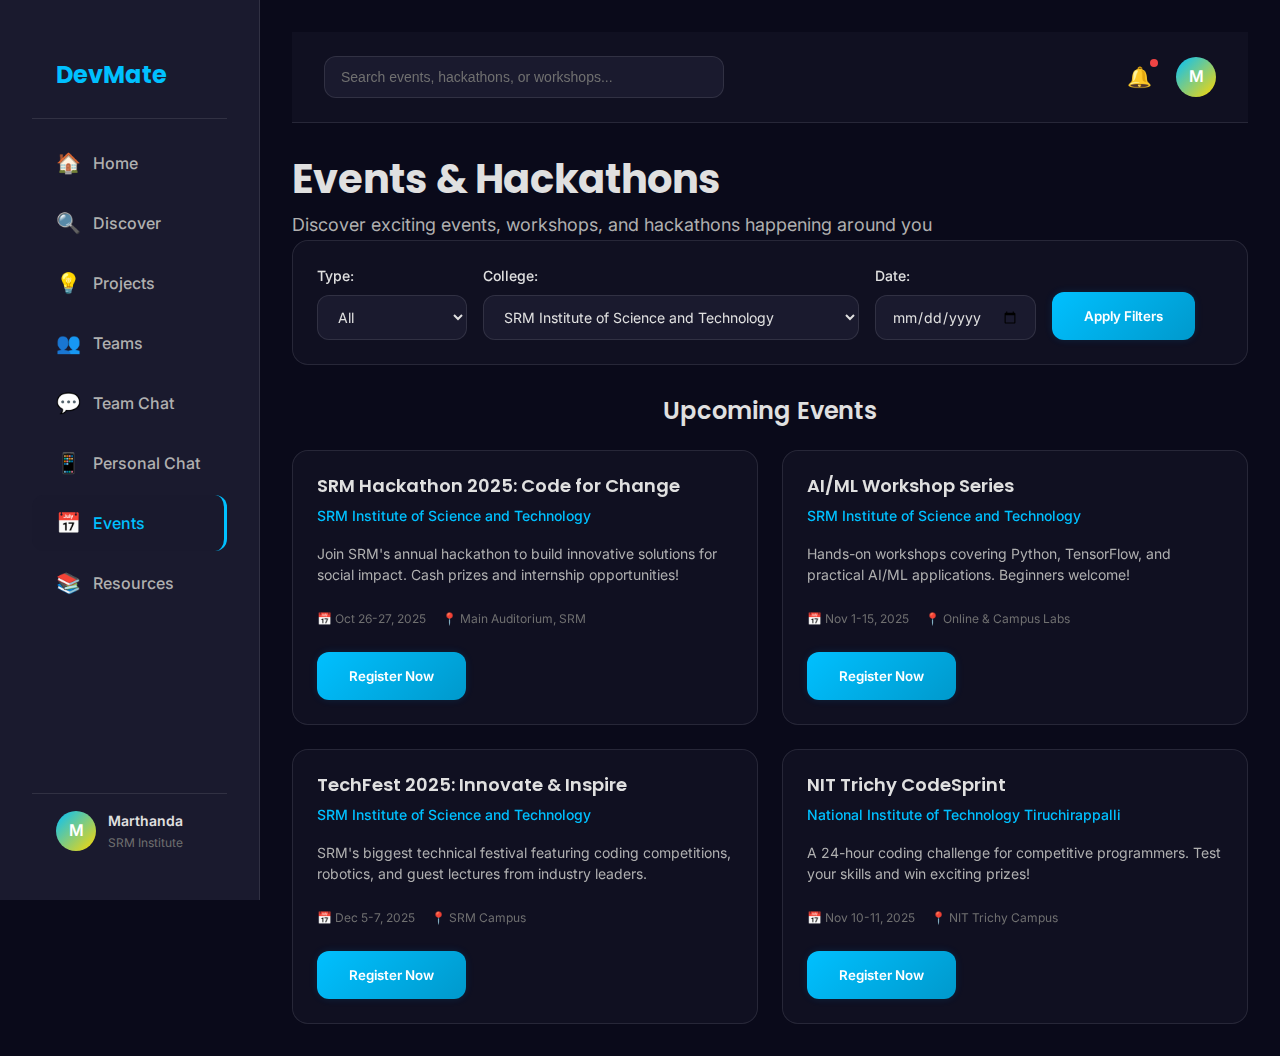
<file: devmate-complete/pages/events.html>
<!DOCTYPE html>
<html lang="en">
<head>
    <meta charset="UTF-8">
    <meta name="viewport" content="width=device-width, initial-scale=1.0">
    <title>Events - DevMate</title>
    <meta name="description" content="Discover and register for hackathons, workshops, and tech events.">
    <link rel="preconnect" href="https://fonts.googleapis.com">
    <link rel="preconnect" href="https://fonts.gstatic.com" crossorigin>
    <link href="https://fonts.googleapis.com/css2?family=Inter:wght@300;400;500;600;700&family=Poppins:wght@300;400;500;600;700;800&display=swap" rel="stylesheet">
    <link rel="stylesheet" href="../css/styles.css">
</head>
<body>
    <!-- Dashboard Layout -->
    <div class="dashboard-layout">
        <!-- Sidebar -->
        <aside class="sidebar" id="sidebar">
            <div class="sidebar-header">
                <a href="../index.html" class="sidebar-logo">DevMate</a>
            </div>
            
            <nav class="sidebar-nav">
                <ul class="nav-menu">
                    <li class="nav-item">
                        <a href="dashboard.html" class="nav-item-link">
                            <span class="nav-icon">🏠</span>
                            <span class="nav-text">Home</span>
                        </a>
                    </li>
                    <li class="nav-item">
                        <a href="discover.html" class="nav-item-link">
                            <span class="nav-icon">🔍</span>
                            <span class="nav-text">Discover</span>
                        </a>
                    </li>
                    <li class="nav-item">
                        <a href="projects.html" class="nav-item-link">
                            <span class="nav-icon">💡</span>
                            <span class="nav-text">Projects</span>
                        </a>
                    </li>
                    <li class="nav-item">
                        <a href="teams.html" class="nav-item-link">
                            <span class="nav-icon">👥</span>
                            <span class="nav-text">Teams</span>
                        </a>
                    </li>
                    <li class="nav-item">
                        <a href="team-chat.html" class="nav-item-link">
                            <span class="nav-icon">💬</span>
                            <span class="nav-text">Team Chat</span>
                        </a>
                    </li>
                    <li class="nav-item">
                        <a href="personal-chat.html" class="nav-item-link">
                            <span class="nav-icon">📱</span>
                            <span class="nav-text">Personal Chat</span>
                        </a>
                    </li>
                    <li class="nav-item active">
                        <a href="events.html" class="nav-item-link">
                            <span class="nav-icon">📅</span>
                            <span class="nav-text">Events</span>
                        </a>
                    </li>
                    <li class="nav-item">
                        <a href="resources.html" class="nav-item-link">
                            <span class="nav-icon">📚</span>
                            <span class="nav-text">Resources</span>
                        </a>
                    </li>
                </ul>
            </nav>
            
            <!-- User Profile Card -->
            <div class="sidebar-profile">
                <div class="profile-avatar-small">M</div>
                <div class="profile-info-small">
                    <div class="profile-name-small">Marthanda</div>
                    <div class="profile-college-small">SRM Institute</div>
                </div>
            </div>
            
            
        </aside>

        <!-- Main Content -->
        <main class="main-content" id="mainContent">
            <!-- Header Bar -->
            <header class="content-header">
                <div class="search-container">
                    <input type="text" class="search-input" placeholder="Search events, hackathons, or workshops..." id="searchInput">
                </div>
                <div class="header-actions">
                    <div class="notification-container">
                        <button class="notification-bell" id="notificationBell">
                            🔔
                            <span class="notification-dot" id="notificationDot"></span>
                        </button>
                        <div class="notification-dropdown" id="notificationDropdown">
                            <div class="notification-header">Notifications</div>
                            <div class="notification-item">
                                <span class="notification-text">New message from Priya Sharma</span>
                                <span class="notification-time">2 min ago</span>
                            </div>
                            <div class="notification-item">
                                <span class="notification-text">Your team "AI Study Assistant" has an update</span>
                                <span class="notification-time">5 min ago</span>
                            </div>
                        </div>
                    </div>
                    <a href="profile.html" class="profile-avatar">M</a>
                </div>
            </header>

            <!-- Events Content -->
            <div class="events-content">
                <div class="events-header">
                    <h1 class="page-title">Events & Hackathons</h1>
                    <p class="page-subtitle">Discover exciting events, workshops, and hackathons happening around you</p>
                </div>

                <div class="filter-bar">
                    <div class="filter-group">
                        <label for="event-type" class="filter-label">Type:</label>
                        <select id="event-type" class="form-select">
                            <option value="all">All</option>
                            <option value="hackathon">Hackathon</option>
                            <option value="workshop">Workshop</option>
                            <option value="webinar">Webinar</option>
                            <option value="conference">Conference</option>
                            <option value="technical">Technical</option>
                            <option value="non-technical">Non-Technical</option>
                        </select>
                    </div>
                    <div class="filter-group">
                        <label for="college-filter" class="filter-label">College:</label>
                        <select id="college-filter" class="form-select">
                            <option value="srm">SRM Institute of Science and Technology</option>
                            <option value="all">All Colleges</option>
                            <option value="iit-madras">Indian Institute of Technology Madras</option>
                            <option value="nit-trichy">National Institute of Technology Tiruchirappalli</option>
                            <option value="anna-university">Anna University</option>
                            <option value="vit">Vellore Institute of Technology</option>
                            <option value="sathyabama">Sathyabama Institute of Science and Technology</option>
                        </select>
                    </div>
                    <div class="filter-group">
                        <label for="date-filter" class="filter-label">Date:</label>
                        <input type="date" id="date-filter" class="form-input">
                    </div>
                    <button class="btn btn-primary">Apply Filters</button>
                </div>

                <section class="events-list">
                    <h2 class="section-title">Upcoming Events</h2>
                    <div class="grid-container">
                        <!-- SRM Institute Events (Prioritized) -->
                        <div class="glass-card event-card">
                            <h3 class="card-title">SRM Hackathon 2025: Code for Change</h3>
                            <p class="card-subtitle">SRM Institute of Science and Technology</p>
                            <p class="card-text">Join SRM's annual hackathon to build innovative solutions for social impact. Cash prizes and internship opportunities!</p>
                            <div class="event-meta">
                                <span>📅 Oct 26-27, 2025</span>
                                <span>📍 Main Auditorium, SRM</span>
                            </div>
                            <button class="btn btn-primary">Register Now</button>
                        </div>
                        <div class="glass-card event-card">
                            <h3 class="card-title">AI/ML Workshop Series</h3>
                            <p class="card-subtitle">SRM Institute of Science and Technology</p>
                            <p class="card-text">Hands-on workshops covering Python, TensorFlow, and practical AI/ML applications. Beginners welcome!</p>
                            <div class="event-meta">
                                <span>📅 Nov 1-15, 2025</span>
                                <span>📍 Online & Campus Labs</span>
                            </div>
                            <button class="btn btn-primary">Register Now</button>
                        </div>
                        <div class="glass-card event-card">
                            <h3 class="card-title">TechFest 2025: Innovate & Inspire</h3>
                            <p class="card-subtitle">SRM Institute of Science and Technology</p>
                            <p class="card-text">SRM's biggest technical festival featuring coding competitions, robotics, and guest lectures from industry leaders.</p>
                            <div class="event-meta">
                                <span>📅 Dec 5-7, 2025</span>
                                <span>📍 SRM Campus</span>
                            </div>
                            <button class="btn btn-primary">Register Now</button>
                        </div>

                        <!-- Other College Events -->
                        <div class="glass-card event-card">
                            <h3 class="card-title">NIT Trichy CodeSprint</h3>
                            <p class="card-subtitle">National Institute of Technology Tiruchirappalli</p>
                            <p class="card-text">A 24-hour coding challenge for competitive programmers. Test your skills and win exciting prizes!</p>
                            <div class="event-meta">
                                <span>📅 Nov 10-11, 2025</span>
                                <span>📍 NIT Trichy Campus</span>
                            </div>
                            <button class="btn btn-primary">Register Now</button>
                        </div>
                    </div>
                </section>
            </div>
        </main>
    </div>

    <script src="../js/app.js"></script>
    <script>
        function toggleNotifications() {
            const dot = document.getElementById("notification-dot");
            dot.style.display = dot.style.display === "none" ? "block" : "none";
        }
    </script>
</body>
</html>
</file>
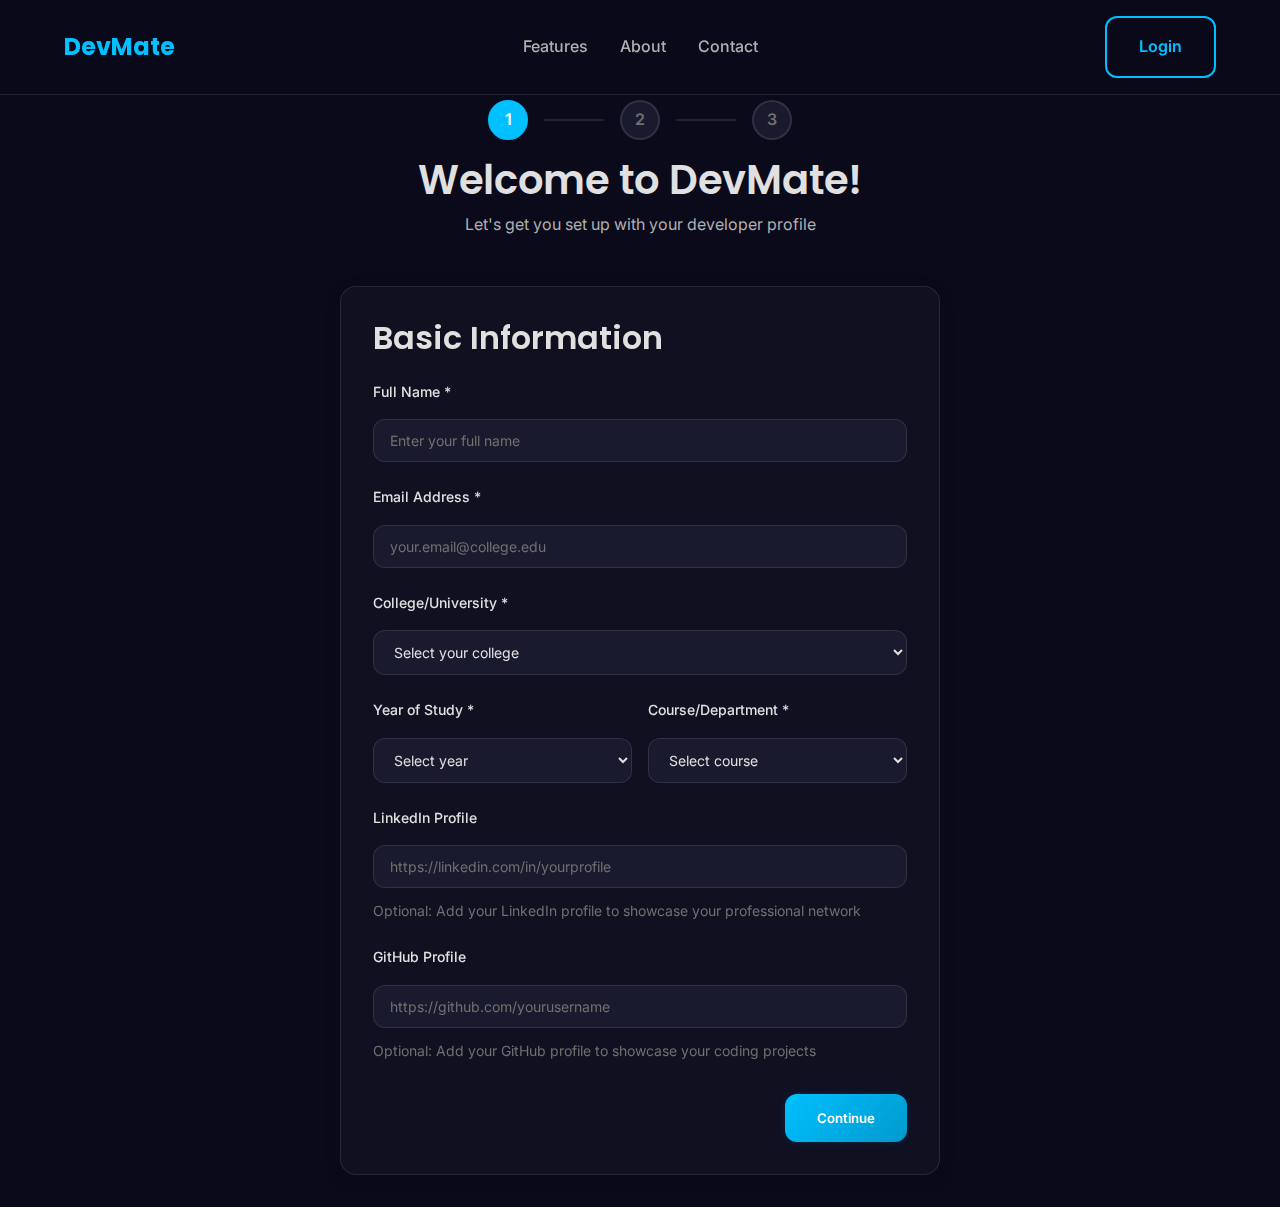
<file: devmate-complete/pages/onboarding.html>
<!DOCTYPE html>
<html lang="en">
<head>
    <meta charset="UTF-8">
    <meta name="viewport" content="width=device-width, initial-scale=1.0">
    <title>Join DevMate - Onboarding</title>
    <meta name="description" content="Join the DevMate community and start collaborating with talented student developers worldwide.">
    <link rel="preconnect" href="https://fonts.googleapis.com">
    <link rel="preconnect" href="https://fonts.gstatic.com" crossorigin>
    <link href="https://fonts.googleapis.com/css2?family=Inter:wght@300;400;500;600;700&family=Poppins:wght@300;400;500;600;700;800&display=swap" rel="stylesheet">
    <link rel="stylesheet" href="../css/styles.css">
</head>
<body>
    <!-- Header Navigation -->
    <header class="header">
        <div class="container">
            <nav class="nav">
                <a href="../index.html" class="nav-logo">DevMate</a>
                <ul class="nav-links">
                    <li><a href="../index.html#features" class="nav-link">Features</a></li>
                    <li><a href="../index.html#about" class="nav-link">About</a></li>
                    <li><a href="../index.html#contact" class="nav-link">Contact</a></li>
                </ul>
                <a href="dashboard.html" class="btn btn-secondary">Login</a>
            </nav>
        </div>
    </header>

    <!-- Onboarding Container -->
    <div style="min-height: 100vh; padding-top: 100px; padding-bottom: 2rem;">
        <div class="container">
            <div style="max-width: 600px; margin: 0 auto;">
                <!-- Progress Indicator -->
                <div style="margin-bottom: 3rem;">
                    <div style="display: flex; justify-content: center; align-items: center; gap: 1rem; margin-bottom: 1rem;">
                        <div class="step-indicator active" id="step1">
                            <span>1</span>
                        </div>
                        <div style="width: 60px; height: 2px; background: var(--glass-border); position: relative;">
                            <div style="width: 0%; height: 100%; background: var(--accent-primary); transition: width 0.3s ease;" id="progress1"></div>
                        </div>
                        <div class="step-indicator" id="step2">
                            <span>2</span>
                        </div>
                        <div style="width: 60px; height: 2px; background: var(--glass-border); position: relative;">
                            <div style="width: 0%; height: 100%; background: var(--accent-primary); transition: width 0.3s ease;" id="progress2"></div>
                        </div>
                        <div class="step-indicator" id="step3">
                            <span>3</span>
                        </div>
                    </div>
                    <div style="text-align: center;">
                        <h2 id="stepTitle" style="color: var(--text-primary); margin-bottom: 0.5rem;">Welcome to DevMate!</h2>
                        <p id="stepDescription" style="color: var(--text-secondary);">Let's get you set up with your developer profile</p>
                    </div>
                </div>

                <!-- Step 1: Basic Information -->
                <div class="glass-panel" id="onboardingStep1">
                    <h3 style="color: var(--text-primary); margin-bottom: 1.5rem;">Basic Information</h3>
                    
                    <div class="form-group">
                        <label class="form-label">Full Name *</label>
                        <input type="text" class="form-input" id="fullName" placeholder="Enter your full name" required>
                    </div>

                    <div class="form-group">
                        <label class="form-label">Email Address *</label>
                        <input type="email" class="form-input" id="email" placeholder="your.email@college.edu" required>
                    </div>

                    <div class="form-group">
                        <label class="form-label">College/University *</label>
                        <select class="form-select" id="college" required>
                            <option value="">Select your college</option>
                            <option value="iit-madras">Indian Institute of Technology Madras (IIT Madras)</option>
                            <option value="nit-trichy">National Institute of Technology Tiruchirappalli (NIT Trichy)</option>
                            <option value="anna-university">Anna University</option>
                            <option value="vit">Vellore Institute of Technology (VIT)</option>
                            <option value="srm">SRM Institute of Science and Technology</option>
                            <option value="sathyabama">Sathyabama Institute of Science and Technology</option>
                            <option value="other">Other</option>
                        </select>
                    </div>

                    <div class="form-group" id="otherCollegeGroup" style="display: none;">
                        <label class="form-label">College Name</label>
                        <input type="text" class="form-input" id="otherCollege" placeholder="Enter your college name">
                    </div>

                    <div style="display: grid; grid-template-columns: 1fr 1fr; gap: 1rem;">
                        <div class="form-group">
                            <label class="form-label">Year of Study *</label>
                            <select class="form-select" id="year" required>
                                <option value="">Select year</option>
                                <option value="1">1st Year</option>
                                <option value="2">2nd Year</option>
                                <option value="3">3rd Year</option>
                                <option value="4">4th Year</option>
                                <option value="graduate">Graduate</option>
                                <option value="postgraduate">Post Graduate</option>
                            </select>
                        </div>

                        <div class="form-group">
                            <label class="form-label">Course/Department *</label>
                            <select class="form-select" id="course" required>
                                <option value="">Select course</option>
                                <option value="cse">Computer Science Engineering</option>
                                <option value="it">Information Technology</option>
                                <option value="ece">Electronics & Communication</option>
                                <option value="eee">Electrical & Electronics</option>
                                <option value="mech">Mechanical Engineering</option>
                                <option value="civil">Civil Engineering</option>
                                <option value="other">Other</option>
                            </select>
                        </div>
                    </div>

                    <div class="form-group">
                        <label class="form-label">LinkedIn Profile</label>
                        <input type="url" class="form-input" id="linkedin" placeholder="https://linkedin.com/in/yourprofile">
                        <div style="color: var(--text-muted); font-size: 0.875rem; margin-top: 0.25rem;">
                            Optional: Add your LinkedIn profile to showcase your professional network
                        </div>
                    </div>

                    <div class="form-group">
                        <label class="form-label">GitHub Profile</label>
                        <input type="url" class="form-input" id="github" placeholder="https://github.com/yourusername">
                        <div style="color: var(--text-muted); font-size: 0.875rem; margin-top: 0.25rem;">
                            Optional: Add your GitHub profile to showcase your coding projects
                        </div>
                    </div>

                    <div style="display: flex; justify-content: flex-end; margin-top: 2rem;">
                        <button class="btn btn-primary" onclick="nextStep(1)">Continue</button>
                    </div>
                </div>

                <!-- Step 2: Skills Selection -->
                <div class="glass-panel hidden" id="onboardingStep2">
                    <h3 style="color: var(--text-primary); margin-bottom: 1.5rem;">Your Skills & Expertise</h3>
                    <p style="color: var(--text-secondary); margin-bottom: 2rem;">
                        Select the technologies and skills you're proficient in. This helps us match you with relevant projects and teammates.
                    </p>

                    <div style="margin-bottom: 2rem;">
                        <h4 style="color: var(--text-primary); margin-bottom: 1rem;">Programming Languages</h4>
                        <div class="skills-grid">
                            <div class="skill-chip" data-skill="javascript">JavaScript</div>
                            <div class="skill-chip" data-skill="python">Python</div>
                            <div class="skill-chip" data-skill="java">Java</div>
                            <div class="skill-chip" data-skill="cpp">C++</div>
                            <div class="skill-chip" data-skill="c">C</div>
                            <div class="skill-chip" data-skill="typescript">TypeScript</div>
                            <div class="skill-chip" data-skill="dart">Dart</div>
                            <div class="skill-chip" data-skill="kotlin">Kotlin</div>
                            <div class="skill-chip" data-skill="swift">Swift</div>
                            <div class="skill-chip" data-skill="go">Go</div>
                            <div class="skill-chip" data-skill="rust">Rust</div>
                            <div class="skill-chip" data-skill="php">PHP</div>
                        </div>
                    </div>

                    <div style="margin-bottom: 2rem;">
                        <h4 style="color: var(--text-primary); margin-bottom: 1rem;">Frontend Technologies</h4>
                        <div class="skills-grid">
                            <div class="skill-chip" data-skill="react">React</div>
                            <div class="skill-chip" data-skill="vue">Vue.js</div>
                            <div class="skill-chip" data-skill="angular">Angular</div>
                            <div class="skill-chip" data-skill="html">HTML/CSS</div>
                            <div class="skill-chip" data-skill="sass">Sass/SCSS</div>
                            <div class="skill-chip" data-skill="tailwind">Tailwind CSS</div>
                            <div class="skill-chip" data-skill="bootstrap">Bootstrap</div>
                            <div class="skill-chip" data-skill="jquery">jQuery</div>
                        </div>
                    </div>

                    <div style="margin-bottom: 2rem;">
                        <h4 style="color: var(--text-primary); margin-bottom: 1rem;">Backend & Databases</h4>
                        <div class="skills-grid">
                            <div class="skill-chip" data-skill="nodejs">Node.js</div>
                            <div class="skill-chip" data-skill="express">Express.js</div>
                            <div class="skill-chip" data-skill="django">Django</div>
                            <div class="skill-chip" data-skill="flask">Flask</div>
                            <div class="skill-chip" data-skill="spring">Spring Boot</div>
                            <div class="skill-chip" data-skill="mongodb">MongoDB</div>
                            <div class="skill-chip" data-skill="postgresql">PostgreSQL</div>
                            <div class="skill-chip" data-skill="mysql">MySQL</div>
                            <div class="skill-chip" data-skill="redis">Redis</div>
                            <div class="skill-chip" data-skill="firebase">Firebase</div>
                        </div>
                    </div>

                    <div style="margin-bottom: 2rem;">
                        <h4 style="color: var(--text-primary); margin-bottom: 1rem;">Mobile & Specialized</h4>
                        <div class="skills-grid">
                            <div class="skill-chip" data-skill="flutter">Flutter</div>
                            <div class="skill-chip" data-skill="react-native">React Native</div>
                            <div class="skill-chip" data-skill="android">Android</div>
                            <div class="skill-chip" data-skill="ios">iOS</div>
                            <div class="skill-chip" data-skill="ml">Machine Learning</div>
                            <div class="skill-chip" data-skill="ai">Artificial Intelligence</div>
                            <div class="skill-chip" data-skill="blockchain">Blockchain</div>
                            <div class="skill-chip" data-skill="devops">DevOps</div>
                            <div class="skill-chip" data-skill="uiux">UI/UX Design</div>
                            <div class="skill-chip" data-skill="cloud">Cloud Computing</div>
                        </div>
                    </div>

                    <div style="display: flex; justify-content: space-between; margin-top: 2rem;">
                        <button class="btn btn-secondary" onclick="prevStep(2)">Back</button>
                        <button class="btn btn-primary" onclick="nextStep(2)">Continue</button>
                    </div>
                </div>

                <!-- Step 3: Interests & Goals -->
                <div class="glass-panel hidden" id="onboardingStep3">
                    <h3 style="color: var(--text-primary); margin-bottom: 1.5rem;">Your Interests & Goals</h3>
                    <p style="color: var(--text-secondary); margin-bottom: 2rem;">
                        Tell us what you're passionate about and what you want to achieve on DevMate.
                    </p>

                    <div style="margin-bottom: 2rem;">
                        <h4 style="color: var(--text-primary); margin-bottom: 1rem;">What are you interested in?</h4>
                        <div class="interests-grid">
                            <div class="interest-card" data-interest="hackathons">
                                <div style="font-size: 2rem; margin-bottom: 0.5rem;">🏆</div>
                                <h5>Hackathons</h5>
                                <p>Participate in coding competitions and build innovative solutions</p>
                            </div>
                            <div class="interest-card" data-interest="research">
                                <div style="font-size: 2rem; margin-bottom: 0.5rem;">🔬</div>
                                <h5>Research Projects</h5>
                                <p>Contribute to academic research and publish papers</p>
                            </div>
                            <div class="interest-card" data-interest="startup">
                                <div style="font-size: 2rem; margin-bottom: 0.5rem;">🚀</div>
                                <h5>Startup Ideas</h5>
                                <p>Build the next big thing and create innovative products</p>
                            </div>
                            <div class="interest-card" data-interest="learning">
                                <div style="font-size: 2rem; margin-bottom: 0.5rem;">📚</div>
                                <h5>Learning Projects</h5>
                                <p>Collaborate on projects to learn new technologies and skills</p>
                            </div>
                            <div class="interest-card" data-interest="opensource">
                                <div style="font-size: 2rem; margin-bottom: 0.5rem;">🌐</div>
                                <h5>Open Source</h5>
                                <p>Contribute to open source projects and help the community</p>
                            </div>
                            <div class="interest-card" data-interest="freelance">
                                <div style="font-size: 2rem; margin-bottom: 0.5rem;">💼</div>
                                <h5>Freelance Work</h5>
                                <p>Take on client projects and build professional experience</p>
                            </div>
                        </div>
                    </div>

                    <div style="margin-bottom: 2rem;">
                        <h4 style="color: var(--text-primary); margin-bottom: 1rem;">Tell us about yourself</h4>
                        <textarea class="form-textarea" id="bio" rows="4" placeholder="Write a brief bio about yourself, your interests, and what you're looking to achieve on DevMate..."></textarea>
                    </div>

                    <div style="display: flex; justify-content: space-between; margin-top: 2rem;">
                        <button class="btn btn-secondary" onclick="prevStep(3)">Back</button>
                        <button class="btn btn-primary" onclick="completeOnboarding()">Complete Setup</button>
                    </div>
                </div>
            </div>
        </div>
    </div>

    <script src="../js/app.js"></script>
    <script>
        let currentStep = 1;
        let selectedSkills = [];
        let selectedInterests = [];

        // Step navigation
        function nextStep(step) {
            if (validateStep(step)) {
                currentStep++;
                updateStepDisplay();
            }
        }

        function prevStep(step) {
            currentStep--;
            updateStepDisplay();
        }

        function updateStepDisplay() {
            // Hide all steps
            document.querySelectorAll('[id^="onboardingStep"]').forEach(step => {
                step.classList.add('hidden');
            });

            // Show current step
            document.getElementById(`onboardingStep${currentStep}`).classList.remove('hidden');

            // Update step indicators
            document.querySelectorAll('.step-indicator').forEach((indicator, index) => {
                indicator.classList.remove('active', 'completed');
                if (index + 1 < currentStep) {
                    indicator.classList.add('completed');
                } else if (index + 1 === currentStep) {
                    indicator.classList.add('active');
                }
            });

            // Update progress bars
            document.getElementById('progress1').style.width = currentStep > 1 ? '100%' : '0%';
            document.getElementById('progress2').style.width = currentStep > 2 ? '100%' : '0%';

            // Update titles
            const titles = {
                1: { title: 'Welcome to DevMate!', desc: "Let's get you set up with your developer profile" },
                2: { title: 'Your Skills & Expertise', desc: 'Help us understand your technical background' },
                3: { title: 'Your Interests & Goals', desc: 'Tell us what you want to achieve on DevMate' }
            };

            document.getElementById('stepTitle').textContent = titles[currentStep].title;
            document.getElementById('stepDescription').textContent = titles[currentStep].desc;
        }

        function validateStep(step) {
            if (step === 1) {
                const required = ['fullName', 'email', 'college', 'year', 'course'];
                for (let field of required) {
                    const element = document.getElementById(field);
                    if (!element.value.trim()) {
                        element.focus();
                        alert(`Please fill in the ${field.replace(/([A-Z])/g, ' $1').toLowerCase()} field.`);
                        return false;
                    }
                }
            } else if (step === 2) {
                if (selectedSkills.length === 0) {
                    alert('Please select at least one skill.');
                    return false;
                }
            }
            return true;
        }

        // Skills selection
        document.addEventListener('click', function(e) {
            if (e.target.classList.contains('skill-chip')) {
                e.target.classList.toggle('selected');
                const skill = e.target.dataset.skill;
                
                if (e.target.classList.contains('selected')) {
                    selectedSkills.push(skill);
                } else {
                    selectedSkills = selectedSkills.filter(s => s !== skill);
                }
            }

            if (e.target.classList.contains('interest-card') || e.target.closest('.interest-card')) {
                const card = e.target.classList.contains('interest-card') ? e.target : e.target.closest('.interest-card');
                card.classList.toggle('selected');
                const interest = card.dataset.interest;
                
                if (card.classList.contains('selected')) {
                    selectedInterests.push(interest);
                } else {
                    selectedInterests = selectedInterests.filter(i => i !== interest);
                }
            }
        });

        // College selection handler
        document.getElementById('college').addEventListener('change', function() {
            const otherGroup = document.getElementById('otherCollegeGroup');
            if (this.value === 'other') {
                otherGroup.style.display = 'block';
            } else {
                otherGroup.style.display = 'none';
            }
        });

        function completeOnboarding() {
            if (validateStep(3)) {
                // Collect all form data
                const formData = {
                    fullName: document.getElementById('fullName').value,
                    email: document.getElementById('email').value,
                    college: document.getElementById('college').value,
                    otherCollege: document.getElementById('otherCollege').value,
                    year: document.getElementById('year').value,
                    course: document.getElementById('course').value,
                    linkedin: document.getElementById('linkedin').value,
                    github: document.getElementById('github').value,
                    skills: selectedSkills,
                    interests: selectedInterests,
                    bio: document.getElementById('bio').value
                };

                // In a real app, this would be sent to the server
                console.log('Onboarding data:', formData);
                
                // Simulate successful registration
                alert('Welcome to DevMate! Your profile has been created successfully.');
                window.location.href = 'dashboard.html';
            }
        }
    </script>

    <style>
        .step-indicator {
            width: 40px;
            height: 40px;
            border-radius: 50%;
            background: var(--bg-secondary);
            border: 2px solid var(--glass-border);
            display: flex;
            align-items: center;
            justify-content: center;
            color: var(--text-muted);
            font-weight: 600;
            transition: all 0.3s ease;
        }

        .step-indicator.active {
            background: var(--accent-primary);
            border-color: var(--accent-primary);
            color: white;
        }

        .step-indicator.completed {
            background: var(--accent-secondary);
            border-color: var(--accent-secondary);
            color: var(--bg-primary);
        }

        .skills-grid {
            display: flex;
            flex-wrap: wrap;
            gap: 0.75rem;
        }

        .skill-chip {
            padding: 0.5rem 1rem;
            background: var(--bg-secondary);
            border: 1px solid var(--glass-border);
            border-radius: var(--radius-md);
            color: var(--text-secondary);
            cursor: pointer;
            transition: all 0.3s ease;
            font-size: 0.875rem;
            font-weight: 500;
        }

        .skill-chip:hover {
            border-color: var(--accent-primary);
            color: var(--accent-primary);
        }

        .skill-chip.selected {
            background: rgba(0, 192, 255, 0.15);
            border-color: var(--accent-primary);
            color: var(--accent-primary);
        }

        .interests-grid {
            display: grid;
            grid-template-columns: repeat(auto-fit, minmax(200px, 1fr));
            gap: 1rem;
        }

        .interest-card {
            background: var(--bg-secondary);
            border: 1px solid var(--glass-border);
            border-radius: var(--radius-lg);
            padding: 1.5rem;
            text-align: center;
            cursor: pointer;
            transition: all 0.3s ease;
        }

        .interest-card:hover {
            border-color: var(--accent-primary);
            transform: translateY(-2px);
        }

        .interest-card.selected {
            background: rgba(0, 192, 255, 0.1);
            border-color: var(--accent-primary);
        }

        .interest-card h5 {
            color: var(--text-primary);
            margin-bottom: 0.5rem;
            font-size: 1rem;
            font-weight: 600;
        }

        .interest-card p {
            color: var(--text-muted);
            font-size: 0.875rem;
            margin: 0;
        }
    </style>
</body>
</html>
</file>
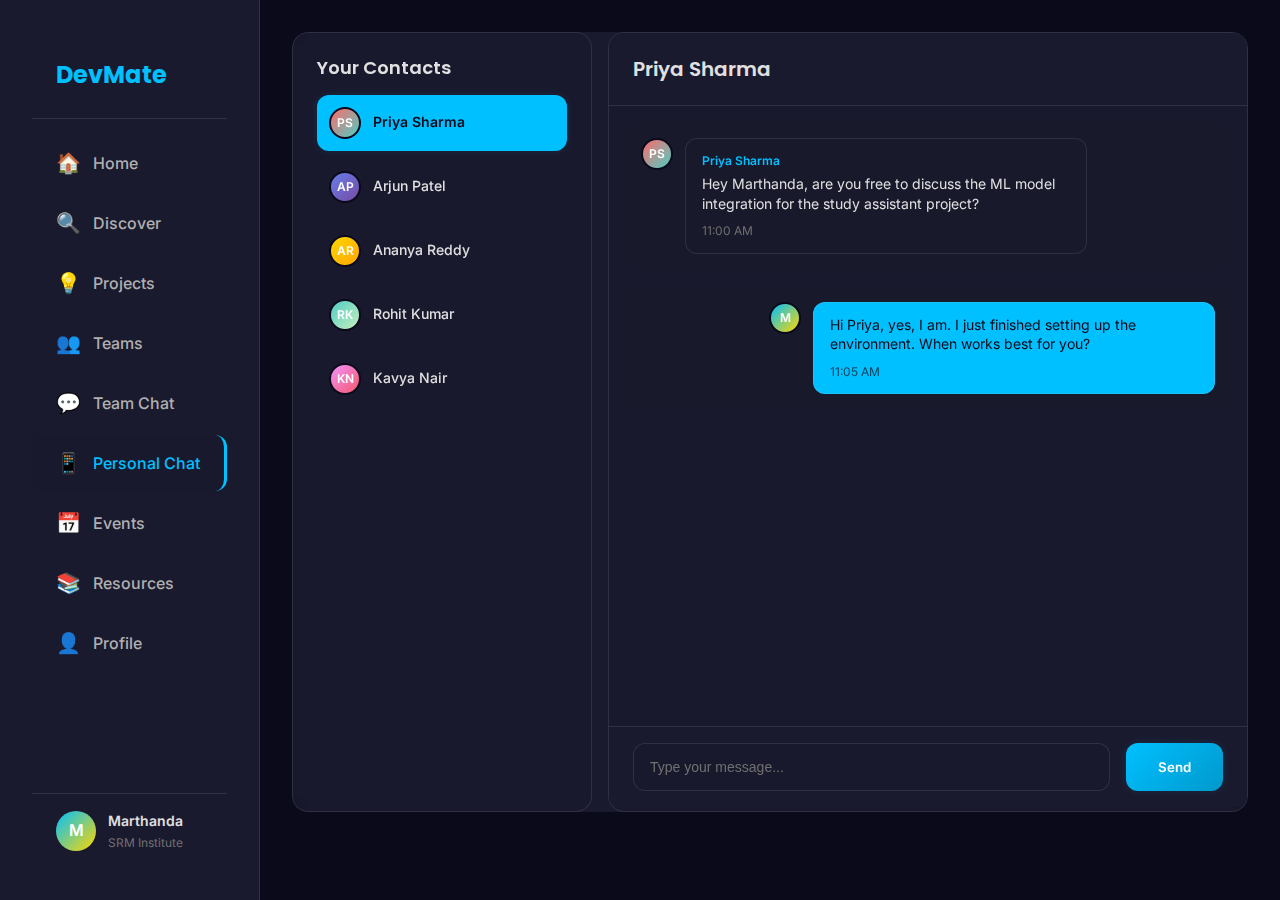
<file: devmate-complete/pages/personal-chat.html>
<!DOCTYPE html>
<html lang="en">
<head>
    <meta charset="UTF-8">
    <meta name="viewport" content="width=device-width, initial-scale=1.0">
    <title>Personal Chat - DevMate</title>
    <meta name="description" content="Connect and chat individually with other developers on DevMate.">
    <link rel="preconnect" href="https://fonts.googleapis.com">
    <link rel="preconnect" href="https://fonts.gstatic.com" crossorigin>
    <link href="https://fonts.googleapis.com/css2?family=Inter:wght@300;400;500;600;700&family=Poppins:wght@300;400;500;600;700;800&display=swap" rel="stylesheet">
    <link rel="stylesheet" href="../css/styles.css">
</head>
<body>
    <!-- Dashboard Layout -->
    <div class="dashboard-layout">
        <!-- Sidebar -->
        <aside class="sidebar" id="sidebar">
            <div class="sidebar-header">
                <a href="../index.html" class="sidebar-logo">DevMate</a>
            </div>
            
            <nav class="sidebar-nav">
                <ul class="nav-menu">
                    <li class="nav-item">
                        <a href="dashboard.html" class="nav-item-link">
                            <span class="nav-icon">🏠</span>
                            <span class="nav-text">Home</span>
                        </a>
                    </li>
                    <li class="nav-item">
                        <a href="discover.html" class="nav-item-link">
                            <span class="nav-icon">🔍</span>
                            <span class="nav-text">Discover</span>
                        </a>
                    </li>
                    <li class="nav-item">
                        <a href="projects.html" class="nav-item-link">
                            <span class="nav-icon">💡</span>
                            <span class="nav-text">Projects</span>
                        </a>
                    </li>
                    <li class="nav-item">
                        <a href="teams.html" class="nav-item-link">
                            <span class="nav-icon">👥</span>
                            <span class="nav-text">Teams</span>
                        </a>
                    </li>
                    <li class="nav-item">
                        <a href="team-chat.html" class="nav-item-link">
                            <span class="nav-icon">💬</span>
                            <span class="nav-text">Team Chat</span>
                        </a>
                    </li>
                    <li class="nav-item active">
                        <a href="personal-chat.html" class="nav-item-link">
                            <span class="nav-icon">📱</span>
                            <span class="nav-text">Personal Chat</span>
                        </a>
                    </li>
                    <li class="nav-item">
                        <a href="events.html" class="nav-item-link">
                            <span class="nav-icon">📅</span>
                            <span class="nav-text">Events</span>
                        </a>
                    </li>
                    <li class="nav-item">
                        <a href="resources.html" class="nav-item-link">
                            <span class="nav-icon">📚</span>
                            <span class="nav-text">Resources</span>
                        </a>
                    </li>
                    <li class="nav-item">
                        <a href="profile.html" class="nav-item-link">
                            <span class="nav-icon">👤</span>
                            <span class="nav-text">Profile</span>
                        </a>
                    </li>
                </ul>
            </nav>
            
            <!-- User Profile Card -->
            <div class="sidebar-profile">
                <div class="profile-avatar-small">M</div>
                <div class="profile-info-small">
                    <div class="profile-name-small">Marthanda</div>
                    <div class="profile-college-small">SRM Institute</div>
                </div>
            </div>
            
            
        </aside>

        <!-- Main Content -->
        <main class="main-content">
            <div class="chat-container">
                <!-- Personal Chat List -->
                <div class="team-list-sidebar" style="max-height: calc(100vh - 120px); overflow-y: auto; scrollbar-width: thin; scrollbar-color: var(--accent-primary) var(--bg-secondary);">
                    <h3 style="color: var(--text-primary); margin-bottom: 1rem;">Your Contacts</h3>
                    <ul id="contact-list">
                        <li class="contact-item active" data-contact-id="contact1">
                            <div class="avatar" style="background: linear-gradient(135deg, #FF6B6B, #4ECDC4);">PS</div>
                            <span>Priya Sharma</span>
                        </li>
                        <li class="contact-item" data-contact-id="contact2">
                            <div class="avatar" style="background: linear-gradient(135deg, #667eea, #764ba2);">AP</div>
                            <span>Arjun Patel</span>
                        </li>
                        <li class="contact-item" data-contact-id="contact3">
                            <div class="avatar" style="background: linear-gradient(135deg, #FFD700, #FFA500);">AR</div>
                            <span>Ananya Reddy</span>
                        </li>
                        <li class="contact-item" data-contact-id="contact4">
                            <div class="avatar" style="background: linear-gradient(135deg, #4ECDC4, #C7F0BD);">RK</div>
                            <span>Rohit Kumar</span>
                        </li>
                        <li class="contact-item" data-contact-id="contact5">
                            <div class="avatar" style="background: linear-gradient(135deg, #f093fb, #f5576c);">KN</div>
                            <span>Kavya Nair</span>
                        </li>
                    </ul>
                </div>

                <!-- Chat Area -->
                <div class="chat-area">
                    <div class="chat-header">
                        <h3 id="chat-contact-name" style="color: var(--text-primary);">Priya Sharma</h3>
                    </div>
                    <div class="messages-container" id="messages-container" style="max-height: calc(100vh - 280px); overflow-y: auto; scrollbar-width: thin; scrollbar-color: var(--accent-primary) var(--bg-secondary); padding: 1rem;">
                        <!-- Messages will be loaded here -->
                        <div class="message received">
                            <div class="avatar" style="background: linear-gradient(135deg, #FF6B6B, #4ECDC4);">PS</div>
                            <div class="message-content">
                                <span class="message-author">Priya Sharma</span>
                                <p>Hey Marthanda, are you free to discuss the ML model integration for the study assistant project?</p>
                                <span class="message-time">11:00 AM</span>
                            </div>
                        </div>
                        <div class="message sent">
                            <div class="message-content">
                                <p>Hi Priya, yes, I am. I just finished setting up the environment. When works best for you?</p>
                                <span class="message-time">11:05 AM</span>
                            </div>
                            <div class="avatar" style="background: linear-gradient(135deg, var(--accent-primary), var(--accent-secondary));">M</div>
                        </div>
                    </div>
                    <div class="message-input-area">
                        <input type="text" placeholder="Type your message..." class="message-input">
                        <button class="btn btn-primary">Send</button>
                    </div>
                </div>
            </div>
        </main>
    </div>

    <script src="../js/app.js"></script>
    <script>
        function toggleNotifications() {
            const dot = document.getElementById("notification-dot");
            dot.style.display = dot.style.display === "none" ? "block" : "none";
        }

        document.addEventListener("DOMContentLoaded", () => {
            const contactItems = document.querySelectorAll(".contact-item");
            const chatContactName = document.getElementById("chat-contact-name");
            const messagesContainer = document.getElementById("messages-container");

            const personalChats = {
                contact1: [
                    { author: "Priya Sharma", avatar: "PS", content: "Hey Marthanda, are you free to discuss the ML model integration for the study assistant project?", time: "11:00 AM", type: "received" },
                    { author: "Marthanda", avatar: "M", content: "Hi Priya, yes, I am. I just finished setting up the environment. When works best for you?", time: "11:05 AM", type: "sent" }
                ],
                contact2: [
                    { author: "Arjun Patel", avatar: "AP", content: "Marthanda, can you help me with a Flutter issue I'm facing in the Campus App?", time: "Yesterday", type: "received" },
                    { author: "Marthanda", avatar: "M", content: "Sure Arjun, I'll take a look. Send me the details.", time: "Yesterday", type: "sent" }
                ],
                contact3: [
                    { author: "Ananya Reddy", avatar: "AR", content: "Hi Marthanda, I need your input on the UI/UX for the Blockchain Voting System. Are you available for a quick call?", time: "2 days ago", type: "received" },
                    { author: "Marthanda", avatar: "M", content: "Yes, Ananya. I'm free now. Let's connect.", time: "2 days ago", type: "sent" }
                ],
                contact4: [
                    { author: "Rohit Kumar", avatar: "RK", content: "Marthanda, I'm stuck on a Python script for the code review tool. Can you assist?", time: "3 days ago", type: "received" },
                    { author: "Marthanda", avatar: "M", content: "Of course, Rohit. I'll be online in 15 minutes.", time: "3 days ago", type: "sent" }
                ],
                contact5: [
                    { author: "Kavya Nair", avatar: "KN", content: "Hey Marthanda, I'm working on the personalized learning platform. Do you have any ideas for gamification features?", time: "4 days ago", type: "received" },
                    { author: "Marthanda", avatar: "M", content: "That's a great idea, Kavya! I have a few thoughts. Let's brainstorm later.", time: "4 days ago", type: "sent" }
                ]
            };

            function loadMessages(contactId) {
                messagesContainer.innerHTML = '';
                personalChats[contactId].forEach(msg => {
                    const messageDiv = document.createElement('div');
                    messageDiv.classList.add('message', msg.type);
                    if (msg.type === 'received') {
                        messageDiv.innerHTML = `
                            <div class="avatar" style="background: linear-gradient(135deg, ${getAvatarColor(msg.avatar)});">${msg.avatar}</div>
                            <div class="message-content">
                                <span class="message-author">${msg.author}</span>
                                <p>${msg.content}</p>
                                <span class="message-time">${msg.time}</span>
                            </div>
                        `;
                    } else {
                        messageDiv.innerHTML = `
                            <div class="message-content">
                                <p>${msg.content}</p>
                                <span class="message-time">${msg.time}</span>
                            </div>
                            <div class="avatar" style="background: linear-gradient(135deg, var(--accent-primary), var(--accent-secondary));">${msg.avatar}</div>
                        `;
                    }
                    messagesContainer.appendChild(messageDiv);
                });
                messagesContainer.scrollTop = messagesContainer.scrollHeight; // Scroll to bottom
            }

            function getAvatarColor(initials) {
                switch(initials) {
                    case 'PS': return '#FF6B6B, #4ECDC4';
                    case 'AP': return '#667eea, #764ba2';
                    case 'AR': return '#FFD700, #FFA500';
                    case 'RK': return '#4ECDC4, #C7F0BD';
                    case 'KN': return '#f093fb, #f5576c';
                    case 'M': return 'var(--accent-primary), var(--accent-secondary)';
                    default: return '#ccc, #999';
                }
            }

            contactItems.forEach(item => {
                item.addEventListener("click", () => {
                    contactItems.forEach(i => i.classList.remove("active"));
                    item.classList.add("active");
                    const contactId = item.dataset.contactId;
                    chatContactName.textContent = item.querySelector('span').textContent; // Update chat header
                    loadMessages(contactId);
                });
            });

            // Load initial chat for the active contact
            loadMessages('contact1');
        });
    </script>
</body>
</html>
</file>
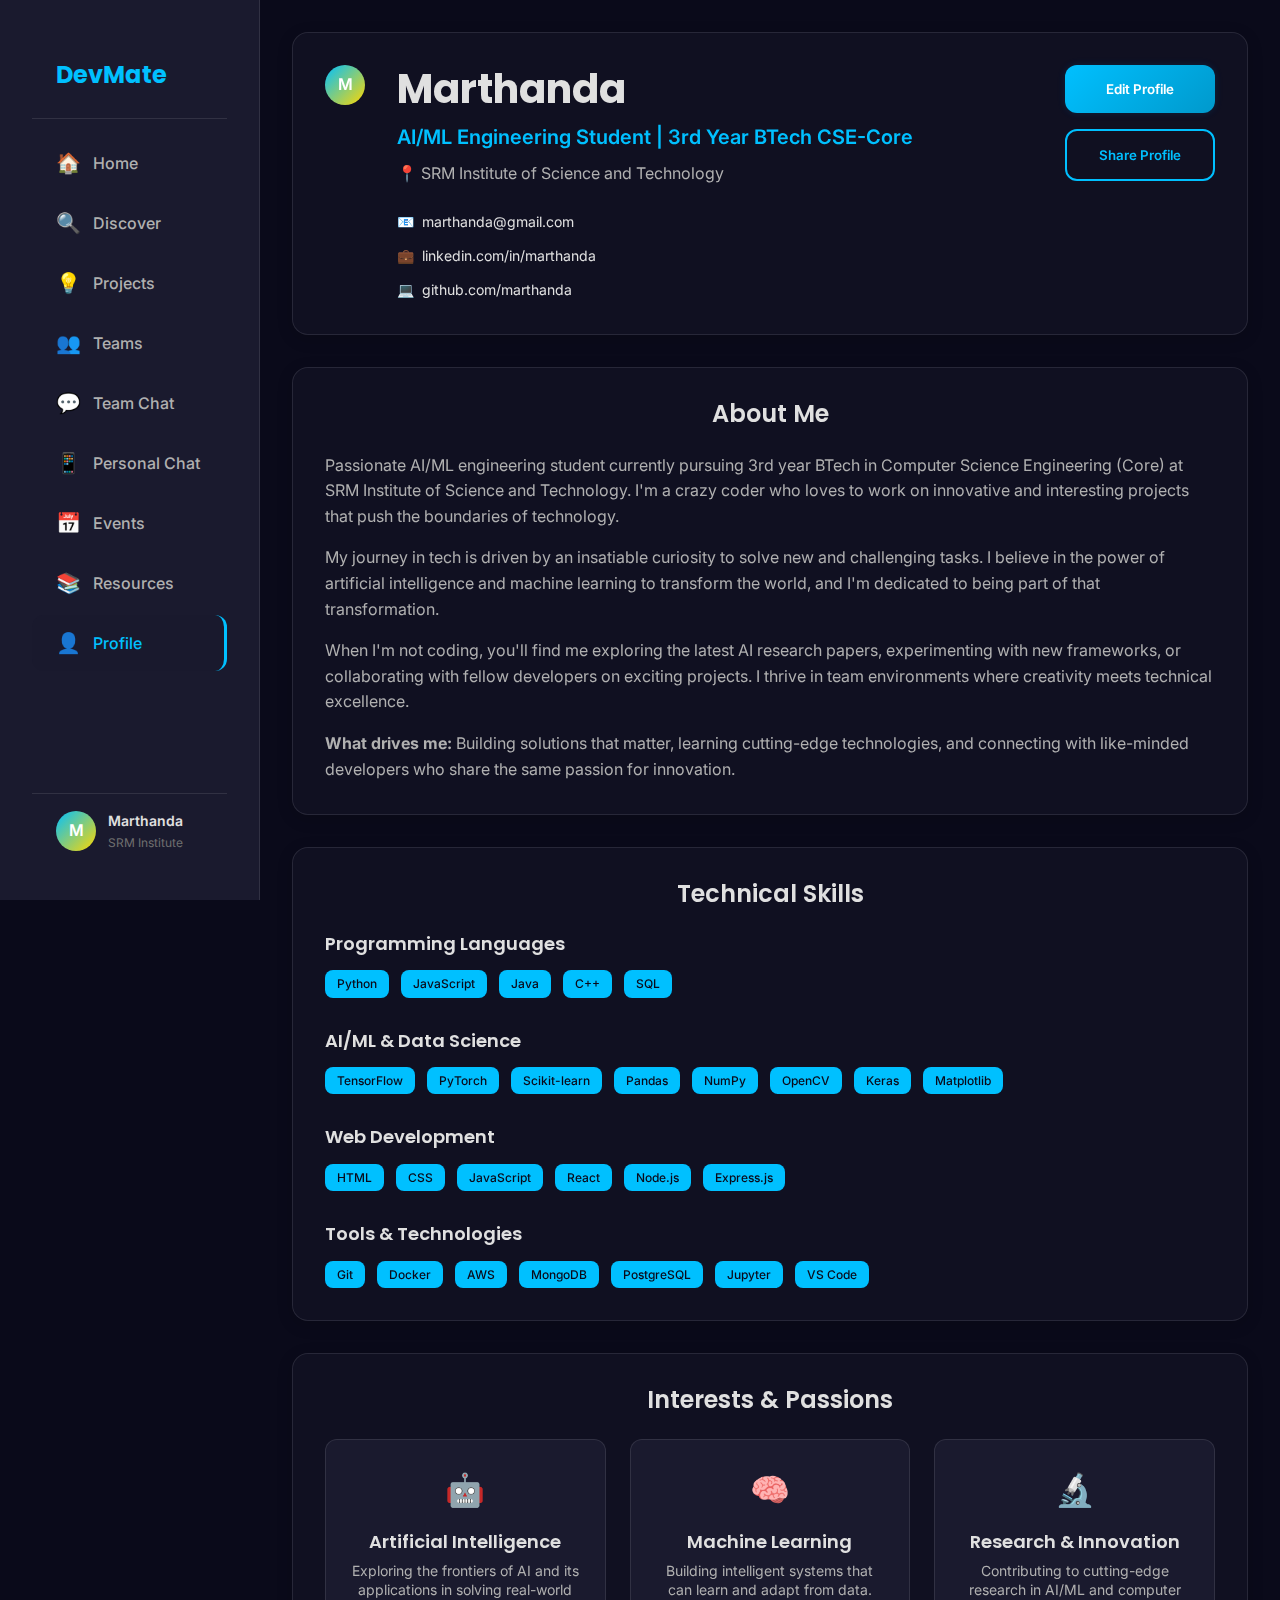
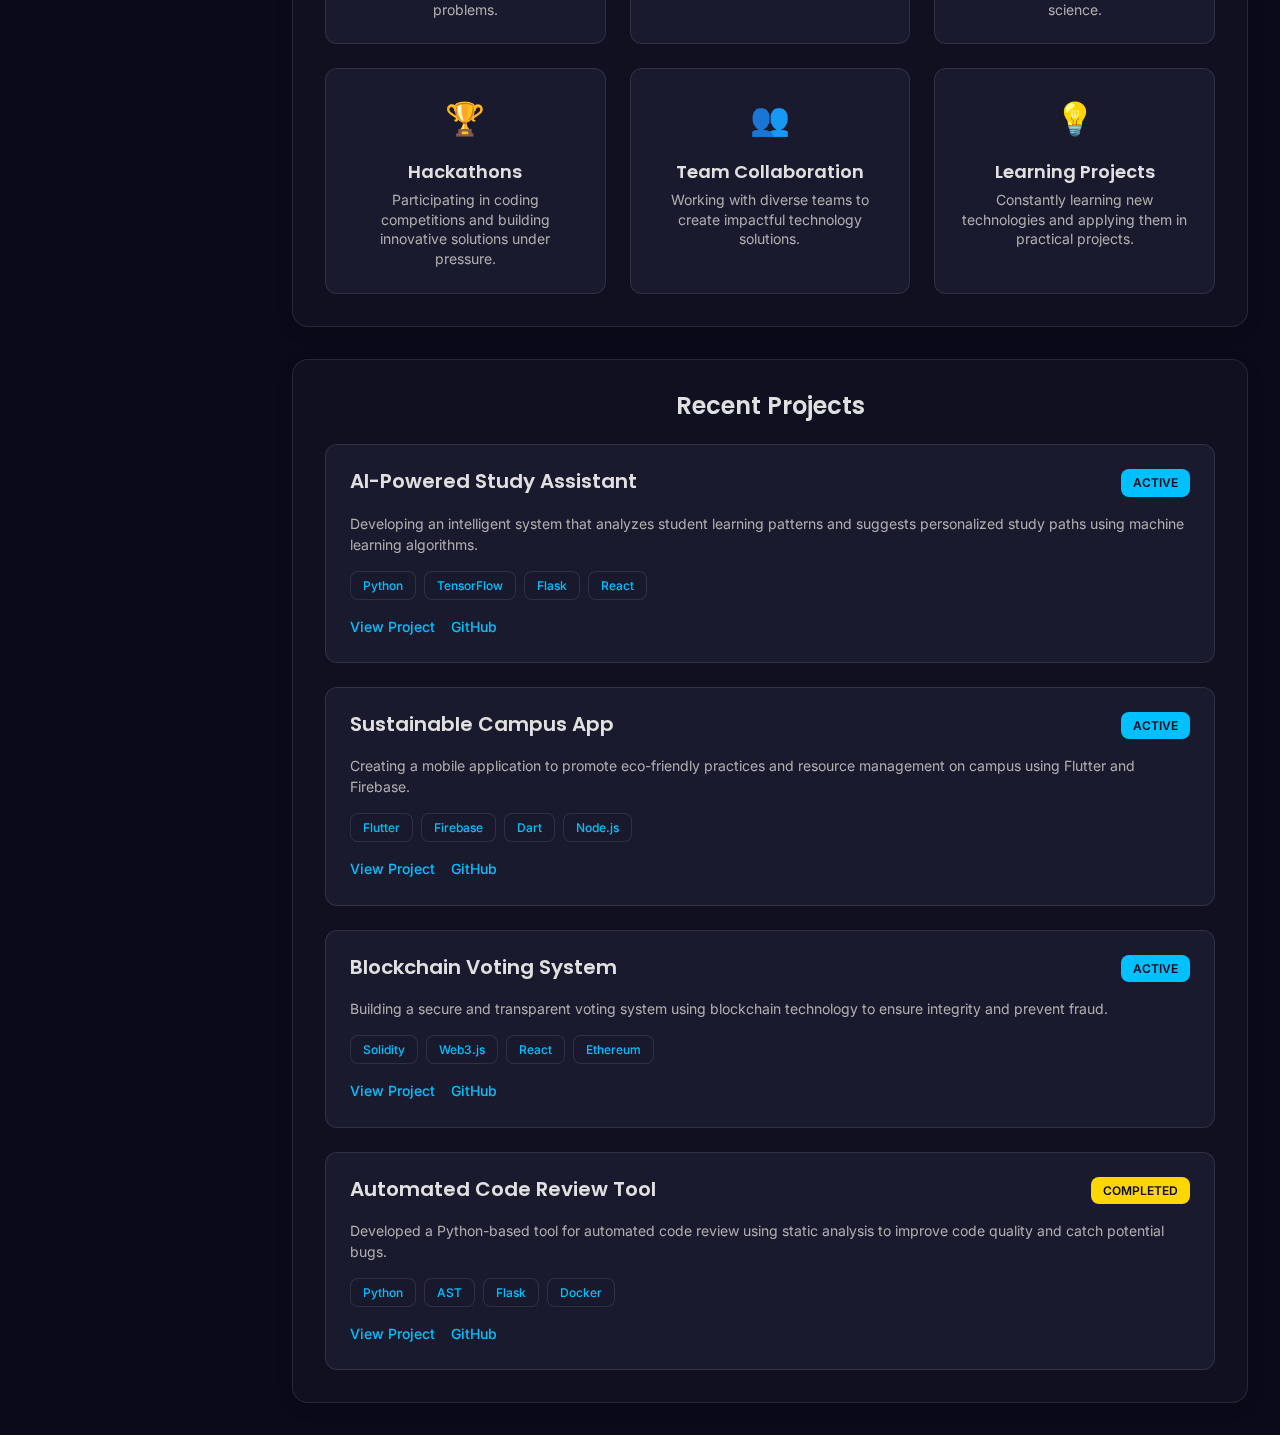
<file: devmate-complete/pages/profile.html>
<!DOCTYPE html>
<html lang="en">
<head>
    <meta charset="UTF-8">
    <meta name="viewport" content="width=device-width, initial-scale=1.0">
    <title>Profile - DevMate</title>
    <meta name="description" content="Marthanda's professional profile on DevMate.">
    <link rel="preconnect" href="https://fonts.googleapis.com">
    <link rel="preconnect" href="https://fonts.gstatic.com" crossorigin>
    <link href="https://fonts.googleapis.com/css2?family=Inter:wght@300;400;500;600;700&family=Poppins:wght@300;400;500;600;700;800&display=swap" rel="stylesheet">
    <link rel="stylesheet" href="../css/styles.css">
</head>
<body>
    <!-- Dashboard Layout -->
    <div class="dashboard-layout">
        <!-- Sidebar -->
        <aside class="sidebar" id="sidebar">
            <div class="sidebar-header">
                <a href="../index.html" class="sidebar-logo">DevMate</a>
            </div>
            
            <nav class="sidebar-nav">
                <ul class="nav-menu">
                    <li class="nav-item">
                        <a href="dashboard.html" class="nav-item-link">
                            <span class="nav-icon">🏠</span>
                            <span class="nav-text">Home</span>
                        </a>
                    </li>
                    <li class="nav-item">
                        <a href="discover.html" class="nav-item-link">
                            <span class="nav-icon">🔍</span>
                            <span class="nav-text">Discover</span>
                        </a>
                    </li>
                    <li class="nav-item">
                        <a href="projects.html" class="nav-item-link">
                            <span class="nav-icon">💡</span>
                            <span class="nav-text">Projects</span>
                        </a>
                    </li>
                    <li class="nav-item">
                        <a href="teams.html" class="nav-item-link">
                            <span class="nav-icon">👥</span>
                            <span class="nav-text">Teams</span>
                        </a>
                    </li>
                    <li class="nav-item">
                        <a href="team-chat.html" class="nav-item-link">
                            <span class="nav-icon">💬</span>
                            <span class="nav-text">Team Chat</span>
                        </a>
                    </li>
                    <li class="nav-item">
                        <a href="personal-chat.html" class="nav-item-link">
                            <span class="nav-icon">📱</span>
                            <span class="nav-text">Personal Chat</span>
                        </a>
                    </li>
                    <li class="nav-item">
                        <a href="events.html" class="nav-item-link">
                            <span class="nav-icon">📅</span>
                            <span class="nav-text">Events</span>
                        </a>
                    </li>
                    <li class="nav-item">
                        <a href="resources.html" class="nav-item-link">
                            <span class="nav-icon">📚</span>
                            <span class="nav-text">Resources</span>
                        </a>
                    </li>
                    <li class="nav-item active">
                        <a href="profile.html" class="nav-item-link">
                            <span class="nav-icon">👤</span>
                            <span class="nav-text">Profile</span>
                        </a>
                    </li>
                </ul>
            </nav>
            
            <!-- User Profile Card -->
            <div class="sidebar-profile">
                <div class="profile-avatar-small">M</div>
                <div class="profile-info-small">
                    <div class="profile-name-small">Marthanda</div>
                    <div class="profile-college-small">SRM Institute</div>
                </div>
            </div>
            
            
        </aside>

        <!-- Main Content -->
        <main class="main-content">
            <!-- Profile Header -->
            <div class="profile-header glass-panel">
                <div class="profile-avatar">
                    <div class="avatar-small">M</div>
                </div>
                <div class="profile-info">
                    <h1 class="profile-name">Marthanda</h1>
                    <p class="profile-title">AI/ML Engineering Student | 3rd Year BTech CSE-Core</p>
                    <p class="profile-location">📍 SRM Institute of Science and Technology</p>
                    <div class="profile-links">
                        <a href="mailto:marthanda@gmail.com" class="profile-link">
                            <span>📧</span>
                            <span>marthanda@gmail.com</span>
                        </a>
                        <a href="https://linkedin.com/in/marthanda" class="profile-link" target="_blank">
                            <span>💼</span>
                            <span>linkedin.com/in/marthanda</span>
                        </a>
                        <a href="https://github.com/marthanda" class="profile-link" target="_blank">
                            <span>💻</span>
                            <span>github.com/marthanda</span>
                        </a>
                    </div>
                </div>
                <div class="profile-actions">
                    <button class="btn btn-primary">Edit Profile</button>
                    <button class="btn btn-secondary">Share Profile</button>
                </div>
            </div>

            <!-- Profile Content Grid -->
            <div class="profile-grid">
                <!-- About Me Section -->
                <section class="glass-panel profile-section">
                    <h2 class="section-title">About Me</h2>
                    <div class="section-content">
                        <p>Passionate AI/ML engineering student currently pursuing 3rd year BTech in Computer Science Engineering (Core) at SRM Institute of Science and Technology. I'm a crazy coder who loves to work on innovative and interesting projects that push the boundaries of technology.</p>
                        
                        <p>My journey in tech is driven by an insatiable curiosity to solve new and challenging tasks. I believe in the power of artificial intelligence and machine learning to transform the world, and I'm dedicated to being part of that transformation.</p>
                        
                        <p>When I'm not coding, you'll find me exploring the latest AI research papers, experimenting with new frameworks, or collaborating with fellow developers on exciting projects. I thrive in team environments where creativity meets technical excellence.</p>
                        
                        <p><strong>What drives me:</strong> Building solutions that matter, learning cutting-edge technologies, and connecting with like-minded developers who share the same passion for innovation.</p>
                    </div>
                </section>

                <!-- Skills Section -->
                <section class="glass-panel profile-section">
                    <h2 class="section-title">Technical Skills</h2>
                    <div class="section-content">
                        <div class="skills-category">
                            <h3 class="skills-category-title">Programming Languages</h3>
                            <div class="skills-grid">
                                <span class="skill-tag">Python</span>
                                <span class="skill-tag">JavaScript</span>
                                <span class="skill-tag">Java</span>
                                <span class="skill-tag">C++</span>
                                <span class="skill-tag">SQL</span>
                            </div>
                        </div>
                        
                        <div class="skills-category">
                            <h3 class="skills-category-title">AI/ML & Data Science</h3>
                            <div class="skills-grid">
                                <span class="skill-tag">TensorFlow</span>
                                <span class="skill-tag">PyTorch</span>
                                <span class="skill-tag">Scikit-learn</span>
                                <span class="skill-tag">Pandas</span>
                                <span class="skill-tag">NumPy</span>
                                <span class="skill-tag">OpenCV</span>
                                <span class="skill-tag">Keras</span>
                                <span class="skill-tag">Matplotlib</span>
                            </div>
                        </div>
                        
                        <div class="skills-category">
                            <h3 class="skills-category-title">Web Development</h3>
                            <div class="skills-grid">
                                <span class="skill-tag">HTML</span>
                                <span class="skill-tag">CSS</span>
                                <span class="skill-tag">JavaScript</span>
                                <span class="skill-tag">React</span>
                                <span class="skill-tag">Node.js</span>
                                <span class="skill-tag">Express.js</span>
                            </div>
                        </div>
                        
                        <div class="skills-category">
                            <h3 class="skills-category-title">Tools & Technologies</h3>
                            <div class="skills-grid">
                                <span class="skill-tag">Git</span>
                                <span class="skill-tag">Docker</span>
                                <span class="skill-tag">AWS</span>
                                <span class="skill-tag">MongoDB</span>
                                <span class="skill-tag">PostgreSQL</span>
                                <span class="skill-tag">Jupyter</span>
                                <span class="skill-tag">VS Code</span>
                            </div>
                        </div>
                    </div>
                </section>

                <!-- Interests Section -->
                <section class="glass-panel profile-section">
                    <h2 class="section-title">Interests & Passions</h2>
                    <div class="section-content">
                        <div class="interests-grid">
                            <div class="interest-card">
                                <div class="interest-icon">🤖</div>
                                <h3>Artificial Intelligence</h3>
                                <p>Exploring the frontiers of AI and its applications in solving real-world problems.</p>
                            </div>
                            <div class="interest-card">
                                <div class="interest-icon">🧠</div>
                                <h3>Machine Learning</h3>
                                <p>Building intelligent systems that can learn and adapt from data.</p>
                            </div>
                            <div class="interest-card">
                                <div class="interest-icon">🔬</div>
                                <h3>Research & Innovation</h3>
                                <p>Contributing to cutting-edge research in AI/ML and computer science.</p>
                            </div>
                            <div class="interest-card">
                                <div class="interest-icon">🏆</div>
                                <h3>Hackathons</h3>
                                <p>Participating in coding competitions and building innovative solutions under pressure.</p>
                            </div>
                            <div class="interest-card">
                                <div class="interest-icon">👥</div>
                                <h3>Team Collaboration</h3>
                                <p>Working with diverse teams to create impactful technology solutions.</p>
                            </div>
                            <div class="interest-card">
                                <div class="interest-icon">💡</div>
                                <h3>Learning Projects</h3>
                                <p>Constantly learning new technologies and applying them in practical projects.</p>
                            </div>
                        </div>
                    </div>
                </section>

                <!-- Recent Projects Section -->
                <section class="glass-panel profile-section">
                    <h2 class="section-title">Recent Projects</h2>
                    <div class="section-content">
                        <div class="projects-list">
                            <div class="project-item">
                                <div class="project-header">
                                    <h3 class="project-title">AI-Powered Study Assistant</h3>
                                    <span class="project-status active">Active</span>
                                </div>
                                <p class="project-description">Developing an intelligent system that analyzes student learning patterns and suggests personalized study paths using machine learning algorithms.</p>
                                <div class="project-tech">
                                    <span class="tech-tag">Python</span>
                                    <span class="tech-tag">TensorFlow</span>
                                    <span class="tech-tag">Flask</span>
                                    <span class="tech-tag">React</span>
                                </div>
                                <div class="project-links">
                                    <a href="#" class="project-link">View Project</a>
                                    <a href="#" class="project-link">GitHub</a>
                                </div>
                            </div>
                            
                            <div class="project-item">
                                <div class="project-header">
                                    <h3 class="project-title">Sustainable Campus App</h3>
                                    <span class="project-status active">Active</span>
                                </div>
                                <p class="project-description">Creating a mobile application to promote eco-friendly practices and resource management on campus using Flutter and Firebase.</p>
                                <div class="project-tech">
                                    <span class="tech-tag">Flutter</span>
                                    <span class="tech-tag">Firebase</span>
                                    <span class="tech-tag">Dart</span>
                                    <span class="tech-tag">Node.js</span>
                                </div>
                                <div class="project-links">
                                    <a href="#" class="project-link">View Project</a>
                                    <a href="#" class="project-link">GitHub</a>
                                </div>
                            </div>
                            
                            <div class="project-item">
                                <div class="project-header">
                                    <h3 class="project-title">Blockchain Voting System</h3>
                                    <span class="project-status active">Active</span>
                                </div>
                                <p class="project-description">Building a secure and transparent voting system using blockchain technology to ensure integrity and prevent fraud.</p>
                                <div class="project-tech">
                                    <span class="tech-tag">Solidity</span>
                                    <span class="tech-tag">Web3.js</span>
                                    <span class="tech-tag">React</span>
                                    <span class="tech-tag">Ethereum</span>
                                </div>
                                <div class="project-links">
                                    <a href="#" class="project-link">View Project</a>
                                    <a href="#" class="project-link">GitHub</a>
                                </div>
                            </div>
                            
                            <div class="project-item">
                                <div class="project-header">
                                    <h3 class="project-title">Automated Code Review Tool</h3>
                                    <span class="project-status completed">Completed</span>
                                </div>
                                <p class="project-description">Developed a Python-based tool for automated code review using static analysis to improve code quality and catch potential bugs.</p>
                                <div class="project-tech">
                                    <span class="tech-tag">Python</span>
                                    <span class="tech-tag">AST</span>
                                    <span class="tech-tag">Flask</span>
                                    <span class="tech-tag">Docker</span>
                                </div>
                                <div class="project-links">
                                    <a href="#" class="project-link">View Project</a>
                                    <a href="#" class="project-link">GitHub</a>
                                </div>
                            </div>
                        </div>
                    </div>
                </section>
            </div>
        </main>
    </div>

    <script src="../js/app.js"></script>
    <script>
        function toggleNotifications() {
            const dot = document.getElementById("notification-dot");
            dot.style.display = dot.style.display === "none" ? "block" : "none";
        }
    </script>
</body>
</html>
</file>
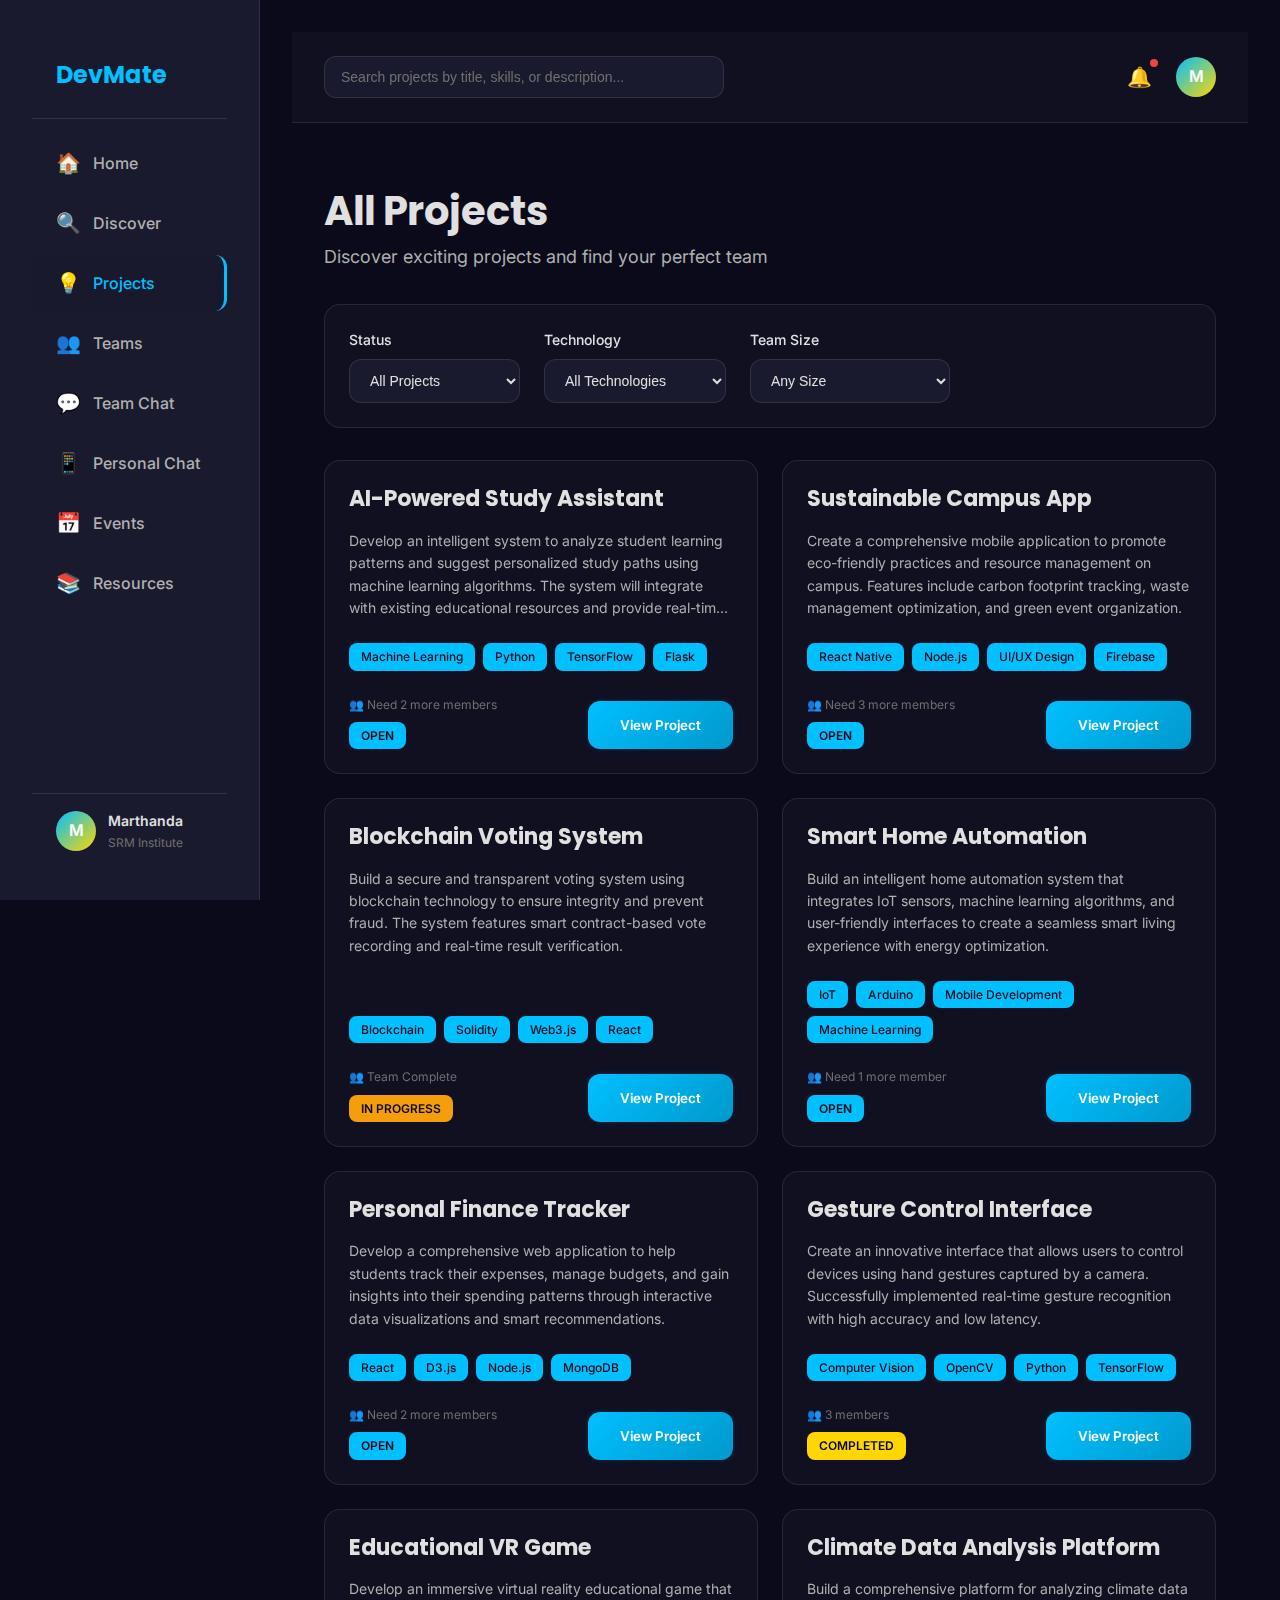
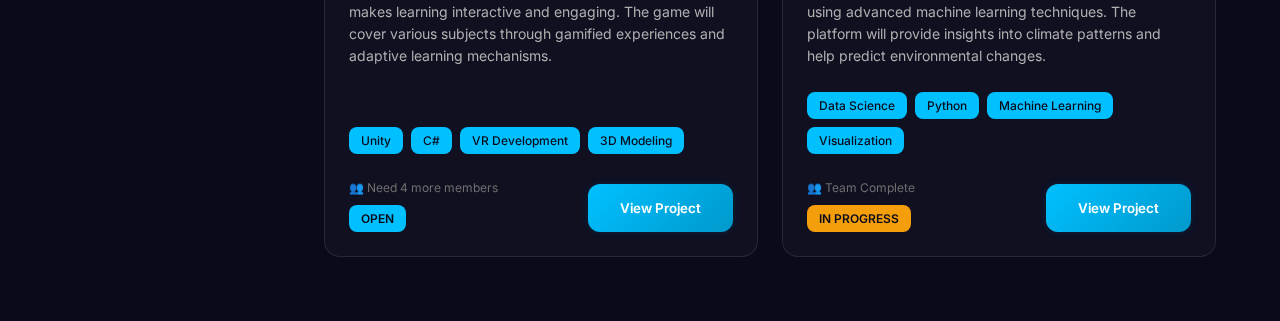
<file: devmate-complete/pages/projects.html>
<!DOCTYPE html>
<html lang="en">
<head>
    <meta charset="UTF-8">
    <meta name="viewport" content="width=device-width, initial-scale=1.0">
    <title>Projects - DevMate</title>
    <meta name="description" content="Explore all projects on DevMate. Find open projects, join teams, or showcase your own work.">
    <link rel="preconnect" href="https://fonts.googleapis.com">
    <link rel="preconnect" href="https://fonts.gstatic.com" crossorigin>
    <link href="https://fonts.googleapis.com/css2?family=Inter:wght@300;400;500;600;700&family=Poppins:wght@300;400;500;600;700;800&display=swap" rel="stylesheet">
    <link rel="stylesheet" href="../css/styles.css">
</head>
<body>
    <!-- Dashboard Layout -->
    <div class="dashboard-layout">
        <!-- Sidebar -->
        <aside class="sidebar" id="sidebar">
            <div class="sidebar-header">
                <a href="../index.html" class="sidebar-logo">DevMate</a>
            </div>
            
            <nav class="sidebar-nav">
                <ul class="nav-menu">
                    <li class="nav-item">
                        <a href="dashboard.html" class="nav-item-link">
                            <span class="nav-icon">🏠</span>
                            <span class="nav-text">Home</span>
                        </a>
                    </li>
                    <li class="nav-item">
                        <a href="discover.html" class="nav-item-link">
                            <span class="nav-icon">🔍</span>
                            <span class="nav-text">Discover</span>
                        </a>
                    </li>
                    <li class="nav-item active">
                        <a href="projects.html" class="nav-item-link">
                            <span class="nav-icon">💡</span>
                            <span class="nav-text">Projects</span>
                        </a>
                    </li>
                    <li class="nav-item">
                        <a href="teams.html" class="nav-item-link">
                            <span class="nav-icon">👥</span>
                            <span class="nav-text">Teams</span>
                        </a>
                    </li>
                    <li class="nav-item">
                        <a href="team-chat.html" class="nav-item-link">
                            <span class="nav-icon">💬</span>
                            <span class="nav-text">Team Chat</span>
                        </a>
                    </li>
                    <li class="nav-item">
                        <a href="personal-chat.html" class="nav-item-link">
                            <span class="nav-icon">📱</span>
                            <span class="nav-text">Personal Chat</span>
                        </a>
                    </li>
                    <li class="nav-item">
                        <a href="events.html" class="nav-item-link">
                            <span class="nav-icon">📅</span>
                            <span class="nav-text">Events</span>
                        </a>
                    </li>
                    <li class="nav-item">
                        <a href="resources.html" class="nav-item-link">
                            <span class="nav-icon">📚</span>
                            <span class="nav-text">Resources</span>
                        </a>
                    </li>
                </ul>
            </nav>
            
            <!-- User Profile Card -->
            <div class="sidebar-profile">
                <div class="profile-avatar-small">M</div>
                <div class="profile-info-small">
                    <div class="profile-name-small">Marthanda</div>
                    <div class="profile-college-small">SRM Institute</div>
                </div>
            </div>
            
            
        </aside>

        <!-- Main Content -->
        <main class="main-content" id="mainContent">
            <!-- Header Bar -->
            <header class="content-header">
                <div class="search-container">
                    <input type="text" class="search-input" placeholder="Search projects by title, skills, or description..." id="searchInput">
                </div>
                <div class="header-actions">
                    <div class="notification-container">
                        <button class="notification-bell" id="notificationBell">
                            🔔
                            <span class="notification-dot" id="notificationDot"></span>
                        </button>
                        <div class="notification-dropdown" id="notificationDropdown">
                            <div class="notification-header">Notifications</div>
                            <div class="notification-item">
                                <span class="notification-text">New message from Priya Sharma</span>
                                <span class="notification-time">2 min ago</span>
                            </div>
                            <div class="notification-item">
                                <span class="notification-text">Your team "AI Study Assistant" has an update</span>
                                <span class="notification-time">5 min ago</span>
                            </div>
                        </div>
                    </div>
                    <a href="profile.html" class="profile-avatar">M</a>
                </div>
            </header>

            <!-- Projects Content -->
            <div class="projects-content">
                <div class="projects-header">
                    <h1 class="page-title">All Projects</h1>
                    <p class="page-subtitle">Discover exciting projects and find your perfect team</p>
                </div>

                <!-- Filter Section -->
                <div class="filter-section">
                    <div class="filter-group">
                        <label class="filter-label">Status</label>
                        <select class="filter-select" id="statusFilter">
                            <option value="">All Projects</option>
                            <option value="Open">Open for Members</option>
                            <option value="In Progress">In Progress</option>
                            <option value="Completed">Completed</option>
                        </select>
                    </div>
                    <div class="filter-group">
                        <label class="filter-label">Technology</label>
                        <select class="filter-select" id="techFilter">
                            <option value="">All Technologies</option>
                            <option value="Machine Learning">Machine Learning</option>
                            <option value="Web Development">Web Development</option>
                            <option value="Mobile Development">Mobile Development</option>
                            <option value="Blockchain">Blockchain</option>
                            <option value="UI/UX Design">UI/UX Design</option>
                            <option value="Data Science">Data Science</option>
                        </select>
                    </div>
                    <div class="filter-group">
                        <label class="filter-label">Team Size</label>
                        <select class="filter-select" id="teamSizeFilter">
                            <option value="">Any Size</option>
                            <option value="Small">Small (2-3 members)</option>
                            <option value="Medium">Medium (4-6 members)</option>
                            <option value="Large">Large (7+ members)</option>
                        </select>
                    </div>
                </div>

                <!-- Projects Grid -->
                <div class="projects-grid" id="projectsGrid">
                    <!-- Project Card 1 -->
                    <div class="project-card-grid" data-status="Open" data-tech="Machine Learning,Python,TensorFlow" data-size="Small">
                        <h3 class="project-card-title">AI-Powered Study Assistant</h3>
                        <p class="project-card-description">Develop an intelligent system to analyze student learning patterns and suggest personalized study paths using machine learning algorithms. The system will integrate with existing educational resources and provide real-time feedback.</p>
                        <div class="project-card-skills">
                            <span class="skill-tag">Machine Learning</span>
                            <span class="skill-tag">Python</span>
                            <span class="skill-tag">TensorFlow</span>
                            <span class="skill-tag">Flask</span>
                        </div>
                        <div class="project-card-footer">
                            <div class="project-card-meta">
                                <span class="members-needed">👥 Need 2 more members</span>
                                <span class="project-status open">Open</span>
                            </div>
                            <button class="btn btn-primary" onclick="openProjectModal('ai-study-assistant')">View Project</button>
                        </div>
                    </div>

                    <!-- Project Card 2 -->
                    <div class="project-card-grid" data-status="Open" data-tech="Web Development,React,Node.js" data-size="Medium">
                        <h3 class="project-card-title">Sustainable Campus App</h3>
                        <p class="project-card-description">Create a comprehensive mobile application to promote eco-friendly practices and resource management on campus. Features include carbon footprint tracking, waste management optimization, and green event organization.</p>
                        <div class="project-card-skills">
                            <span class="skill-tag">React Native</span>
                            <span class="skill-tag">Node.js</span>
                            <span class="skill-tag">UI/UX Design</span>
                            <span class="skill-tag">Firebase</span>
                        </div>
                        <div class="project-card-footer">
                            <div class="project-card-meta">
                                <span class="members-needed">👥 Need 3 more members</span>
                                <span class="project-status open">Open</span>
                            </div>
                            <button class="btn btn-primary" onclick="openProjectModal('sustainable-campus')">View Project</button>
                        </div>
                    </div>

                    <!-- Project Card 3 -->
                    <div class="project-card-grid" data-status="In Progress" data-tech="Blockchain,Solidity,Web3" data-size="Small">
                        <h3 class="project-card-title">Blockchain Voting System</h3>
                        <p class="project-card-description">Build a secure and transparent voting system using blockchain technology to ensure integrity and prevent fraud. The system features smart contract-based vote recording and real-time result verification.</p>
                        <div class="project-card-skills">
                            <span class="skill-tag">Blockchain</span>
                            <span class="skill-tag">Solidity</span>
                            <span class="skill-tag">Web3.js</span>
                            <span class="skill-tag">React</span>
                        </div>
                        <div class="project-card-footer">
                            <div class="project-card-meta">
                                <span class="members-needed">👥 Team Complete</span>
                                <span class="project-status in-progress">In Progress</span>
                            </div>
                            <button class="btn btn-primary" onclick="openProjectModal('blockchain-voting')">View Project</button>
                        </div>
                    </div>

                    <!-- Project Card 4 -->
                    <div class="project-card-grid" data-status="Open" data-tech="IoT,Arduino,Mobile Development" data-size="Small">
                        <h3 class="project-card-title">Smart Home Automation</h3>
                        <p class="project-card-description">Build an intelligent home automation system that integrates IoT sensors, machine learning algorithms, and user-friendly interfaces to create a seamless smart living experience with energy optimization.</p>
                        <div class="project-card-skills">
                            <span class="skill-tag">IoT</span>
                            <span class="skill-tag">Arduino</span>
                            <span class="skill-tag">Mobile Development</span>
                            <span class="skill-tag">Machine Learning</span>
                        </div>
                        <div class="project-card-footer">
                            <div class="project-card-meta">
                                <span class="members-needed">👥 Need 1 more member</span>
                                <span class="project-status open">Open</span>
                            </div>
                            <button class="btn btn-primary" onclick="openProjectModal('smart-home')">View Project</button>
                        </div>
                    </div>

                    <!-- Project Card 5 -->
                    <div class="project-card-grid" data-status="Open" data-tech="Web Development,Data Visualization" data-size="Small">
                        <h3 class="project-card-title">Personal Finance Tracker</h3>
                        <p class="project-card-description">Develop a comprehensive web application to help students track their expenses, manage budgets, and gain insights into their spending patterns through interactive data visualizations and smart recommendations.</p>
                        <div class="project-card-skills">
                            <span class="skill-tag">React</span>
                            <span class="skill-tag">D3.js</span>
                            <span class="skill-tag">Node.js</span>
                            <span class="skill-tag">MongoDB</span>
                        </div>
                        <div class="project-card-footer">
                            <div class="project-card-meta">
                                <span class="members-needed">👥 Need 2 more members</span>
                                <span class="project-status open">Open</span>
                            </div>
                            <button class="btn btn-primary" onclick="openProjectModal('personal-finance')">View Project</button>
                        </div>
                    </div>

                    <!-- Project Card 6 -->
                    <div class="project-card-grid" data-status="Completed" data-tech="Computer Vision,AI" data-size="Small">
                        <h3 class="project-card-title">Gesture Control Interface</h3>
                        <p class="project-card-description">Create an innovative interface that allows users to control devices using hand gestures captured by a camera. Successfully implemented real-time gesture recognition with high accuracy and low latency.</p>
                        <div class="project-card-skills">
                            <span class="skill-tag">Computer Vision</span>
                            <span class="skill-tag">OpenCV</span>
                            <span class="skill-tag">Python</span>
                            <span class="skill-tag">TensorFlow</span>
                        </div>
                        <div class="project-card-footer">
                            <div class="project-card-meta">
                                <span class="members-needed">👥 3 members</span>
                                <span class="project-status completed">Completed</span>
                            </div>
                            <button class="btn btn-primary" onclick="openProjectModal('gesture-control')">View Project</button>
                        </div>
                    </div>

                    <!-- Project Card 7 -->
                    <div class="project-card-grid" data-status="Open" data-tech="Game Development,Unity" data-size="Medium">
                        <h3 class="project-card-title">Educational VR Game</h3>
                        <p class="project-card-description">Develop an immersive virtual reality educational game that makes learning interactive and engaging. The game will cover various subjects through gamified experiences and adaptive learning mechanisms.</p>
                        <div class="project-card-skills">
                            <span class="skill-tag">Unity</span>
                            <span class="skill-tag">C#</span>
                            <span class="skill-tag">VR Development</span>
                            <span class="skill-tag">3D Modeling</span>
                        </div>
                        <div class="project-card-footer">
                            <div class="project-card-meta">
                                <span class="members-needed">👥 Need 4 more members</span>
                                <span class="project-status open">Open</span>
                            </div>
                            <button class="btn btn-primary" onclick="openProjectModal('vr-game')">View Project</button>
                        </div>
                    </div>

                    <!-- Project Card 8 -->
                    <div class="project-card-grid" data-status="In Progress" data-tech="Data Science,Machine Learning" data-size="Small">
                        <h3 class="project-card-title">Climate Data Analysis Platform</h3>
                        <p class="project-card-description">Build a comprehensive platform for analyzing climate data using advanced machine learning techniques. The platform will provide insights into climate patterns and help predict environmental changes.</p>
                        <div class="project-card-skills">
                            <span class="skill-tag">Data Science</span>
                            <span class="skill-tag">Python</span>
                            <span class="skill-tag">Machine Learning</span>
                            <span class="skill-tag">Visualization</span>
                        </div>
                        <div class="project-card-footer">
                            <div class="project-card-meta">
                                <span class="members-needed">👥 Team Complete</span>
                                <span class="project-status in-progress">In Progress</span>
                            </div>
                            <button class="btn btn-primary" onclick="openProjectModal('climate-analysis')">View Project</button>
                        </div>
                    </div>
                </div>
            </div>
        </main>
    </div>

    <!-- Project Modal -->
    <div class="modal-overlay" id="projectModal">
        <div class="modal-content">
            <button class="modal-close" onclick="closeProjectModal()">×</button>
            <div class="modal-body" id="modalBody">
                <!-- Project details will be inserted here -->
            </div>
        </div>
    </div>

    <script src="../js/app.js"></script>
    <script>
        // Sidebar is fixed open; collapse/expand removed across app

        // Notification dropdown functionality
        const notificationBell = document.getElementById('notificationBell');
        const notificationDropdown = document.getElementById('notificationDropdown');
        
        notificationBell.addEventListener('click', (e) => {
            e.stopPropagation();
            notificationDropdown.classList.toggle('show');
        });
        
        // Close dropdown when clicking outside
        document.addEventListener('click', (e) => {
            if (!notificationBell.contains(e.target) && !notificationDropdown.contains(e.target)) {
                notificationDropdown.classList.remove('show');
            }
        });

        // Filter functionality
        const searchInput = document.getElementById('searchInput');
        const statusFilter = document.getElementById('statusFilter');
        const techFilter = document.getElementById('techFilter');
        const teamSizeFilter = document.getElementById('teamSizeFilter');
        const projectsGrid = document.getElementById('projectsGrid');

        function filterProjects() {
            const searchTerm = searchInput.value.toLowerCase();
            const selectedStatus = statusFilter.value;
            const selectedTech = techFilter.value;
            const selectedSize = teamSizeFilter.value;

            const projectCards = projectsGrid.querySelectorAll('.project-card-grid');

            projectCards.forEach(card => {
                const title = card.querySelector('.project-card-title').textContent.toLowerCase();
                const description = card.querySelector('.project-card-description').textContent.toLowerCase();
                const status = card.dataset.status;
                const tech = card.dataset.tech.toLowerCase();
                const size = card.dataset.size;

                const matchesSearch = title.includes(searchTerm) || description.includes(searchTerm) || tech.includes(searchTerm);
                const matchesStatus = !selectedStatus || status === selectedStatus;
                const matchesTech = !selectedTech || tech.includes(selectedTech.toLowerCase());
                const matchesSize = !selectedSize || size === selectedSize;

                if (matchesSearch && matchesStatus && matchesTech && matchesSize) {
                    card.style.display = 'block';
                } else {
                    card.style.display = 'none';
                }
            });
        }

        searchInput.addEventListener('input', filterProjects);
        statusFilter.addEventListener('change', filterProjects);
        techFilter.addEventListener('change', filterProjects);
        teamSizeFilter.addEventListener('change', filterProjects);

        // Project modal functionality (reusing the same data from dashboard)
        const projectData = {
            'ai-study-assistant': {
                title: 'AI-Powered Study Assistant',
                description: 'This innovative project aims to revolutionize the way students approach learning by leveraging artificial intelligence and machine learning technologies. The system will analyze individual learning patterns, identify knowledge gaps, and provide personalized study recommendations.\n\nKey features include adaptive learning algorithms, progress tracking, intelligent content curation, and collaborative study group formation. The platform will integrate with existing educational resources and provide real-time feedback to help students optimize their learning strategies.\n\nThe project combines cutting-edge AI research with practical educational applications, making it an excellent opportunity for students interested in both technology and education.',
                skills: ['Machine Learning', 'Python', 'TensorFlow', 'Flask', 'React'],
                members: [
                    { name: 'Priya Sharma', avatar: 'P', role: 'ML Engineer' },
                    { name: 'Arjun Patel', avatar: 'A', role: 'Backend Developer' }
                ]
            },
            'sustainable-campus': {
                title: 'Sustainable Campus App',
                description: 'A comprehensive mobile application designed to promote environmental consciousness and sustainable practices within college campuses. The app will serve as a central hub for eco-friendly initiatives, resource management, and community engagement.\n\nFeatures include carbon footprint tracking, waste management optimization, energy consumption monitoring, sustainable transportation coordination, and green event organization. Students can participate in challenges, earn eco-points, and contribute to campus-wide sustainability goals.\n\nThis project addresses the growing need for environmental awareness in educational institutions and provides practical tools for creating positive environmental impact.',
                skills: ['React Native', 'Node.js', 'UI/UX Design', 'Firebase', 'MongoDB'],
                members: [
                    { name: 'Kavya Nair', avatar: 'K', role: 'Mobile Developer' },
                    { name: 'Ananya Reddy', avatar: 'An', role: 'UI/UX Designer' }
                ]
            },
            'blockchain-voting': {
                title: 'Blockchain Voting System',
                description: 'A revolutionary voting system built on blockchain technology to ensure transparency, security, and immutability in electoral processes. This project addresses critical issues in traditional voting systems by leveraging decentralized ledger technology.\n\nThe system features smart contract-based vote recording, cryptographic security measures, real-time result verification, and complete audit trails. Voters can cast their ballots securely while maintaining anonymity, and results can be verified by any participant in the network.\n\nThis project is particularly relevant for student government elections, organizational decision-making, and as a proof-of-concept for larger democratic processes.',
                skills: ['Blockchain', 'Solidity', 'Web3.js', 'React', 'Ethereum'],
                members: [
                    { name: 'Rohit Kumar', avatar: 'R', role: 'Blockchain Developer' },
                    { name: 'Vikram Singh', avatar: 'V', role: 'Smart Contract Developer' }
                ]
            },
            'smart-home': {
                title: 'Smart Home Automation',
                description: 'An intelligent home automation system that integrates IoT sensors, machine learning algorithms, and user-friendly interfaces to create a seamless smart living experience. The system learns from user behavior patterns and automatically adjusts home settings for optimal comfort and energy efficiency.\n\nKey components include automated lighting and climate control, security monitoring, energy usage optimization, voice command integration, and mobile app control. The system can predict user needs and make proactive adjustments to home settings.\n\nThis project combines hardware and software development, making it ideal for students interested in IoT, embedded systems, and practical technology applications.',
                skills: ['IoT', 'Arduino', 'Mobile Development', 'Machine Learning', 'Python'],
                members: [
                    { name: 'Vikram Singh', avatar: 'V', role: 'IoT Developer' },
                    { name: 'Priya Sharma', avatar: 'P', role: 'ML Engineer' }
                ]
            },
            'personal-finance': {
                title: 'Personal Finance Tracker',
                description: 'A comprehensive web application designed to help students track their expenses, manage budgets, and gain insights into their spending patterns. The platform features interactive data visualizations, smart categorization, and personalized financial recommendations.\n\nKey features include expense tracking, budget planning, financial goal setting, spending analysis, and educational resources about personal finance. The application uses machine learning to provide intelligent insights and suggestions for better financial management.\n\nThis project is perfect for students interested in fintech, data visualization, and creating practical solutions for everyday problems.',
                skills: ['React', 'D3.js', 'Node.js', 'MongoDB', 'Machine Learning'],
                members: [
                    { name: 'Sneha Patel', avatar: 'S', role: 'Full Stack Developer' }
                ]
            },
            'gesture-control': {
                title: 'Gesture Control Interface',
                description: 'An innovative interface that allows users to control devices using hand gestures captured by a camera. The system uses advanced computer vision and machine learning techniques to recognize and interpret hand movements in real-time.\n\nThe project successfully implemented gesture recognition with high accuracy and low latency, making it suitable for various applications including gaming, presentations, and accessibility tools. The system can recognize multiple gesture types and adapt to different users.\n\nThis completed project demonstrates the practical application of computer vision technology and serves as an excellent example of human-computer interaction innovation.',
                skills: ['Computer Vision', 'OpenCV', 'Python', 'TensorFlow', 'Real-time Processing'],
                members: [
                    { name: 'Arjun Patel', avatar: 'A', role: 'Computer Vision Engineer' },
                    { name: 'Neha Gupta', avatar: 'N', role: 'ML Engineer' },
                    { name: 'Kavya Nair', avatar: 'K', role: 'Software Developer' }
                ]
            },
            'vr-game': {
                title: 'Educational VR Game',
                description: 'An immersive virtual reality educational game that makes learning interactive and engaging through gamified experiences. The game covers various subjects including science, mathematics, and history through virtual environments and interactive simulations.\n\nFeatures include adaptive learning mechanisms, progress tracking, multiplayer collaboration, and comprehensive curriculum integration. The VR experience provides hands-on learning opportunities that are impossible in traditional classroom settings.\n\nThis ambitious project requires expertise in game development, VR technologies, educational design, and 3D modeling, making it an excellent opportunity for interdisciplinary collaboration.',
                skills: ['Unity', 'C#', 'VR Development', '3D Modeling', 'Educational Design'],
                members: [
                    { name: 'Neha Gupta', avatar: 'N', role: 'Game Developer' }
                ]
            },
            'climate-analysis': {
                title: 'Climate Data Analysis Platform',
                description: 'A comprehensive platform for analyzing climate data using advanced machine learning techniques and statistical models. The platform processes large datasets from various sources to provide insights into climate patterns and environmental changes.\n\nThe system features predictive modeling, trend analysis, interactive visualizations, and automated reporting capabilities. It helps researchers and policymakers understand climate trends and make data-driven decisions for environmental protection.\n\nThis project combines data science, environmental science, and web development to create a powerful tool for climate research and awareness.',
                skills: ['Data Science', 'Python', 'Machine Learning', 'Visualization', 'Statistical Analysis'],
                members: [
                    { name: 'Sneha Patel', avatar: 'S', role: 'Data Scientist' },
                    { name: 'Priya Sharma', avatar: 'P', role: 'ML Engineer' }
                ]
            }
        };

        function openProjectModal(projectId) {
            const project = projectData[projectId];
            if (!project) return;

            const modalBody = document.getElementById('modalBody');
            modalBody.innerHTML = `
                <h2 class="modal-title">${project.title}</h2>
                <div class="modal-description">
                    ${project.description.split('\n\n').map(paragraph => `<p>${paragraph}</p>`).join('')}
                </div>
                <div class="modal-skills">
                    <h3>Required Skills</h3>
                    <div class="skills-list">
                        ${project.skills.map(skill => `<span class="skill-tag">${skill}</span>`).join('')}
                    </div>
                </div>
                <div class="modal-team">
                    <h3>Current Team Members</h3>
                    <div class="team-members">
                        ${project.members.map(member => `
                            <div class="team-member">
                                <div class="member-avatar">${member.avatar}</div>
                                <div class="member-info">
                                    <div class="member-name">${member.name}</div>
                                    <div class="member-role">${member.role}</div>
                                </div>
                            </div>
                        `).join('')}
                    </div>
                </div>
                <div class="modal-actions">
                    <button class="btn btn-primary">Request to Join Team</button>
                    <button class="btn btn-secondary" onclick="closeProjectModal()">Close</button>
                </div>
            `;

            document.getElementById('projectModal').classList.add('show');
            document.body.style.overflow = 'hidden';
        }

        function closeProjectModal() {
            document.getElementById('projectModal').classList.remove('show');
            document.body.style.overflow = 'auto';
        }

        // Close modal when clicking outside
        document.getElementById('projectModal').addEventListener('click', (e) => {
            if (e.target.classList.contains('modal-overlay')) {
                closeProjectModal();
            }
        });
    </script>
</body>
</html>
</file>
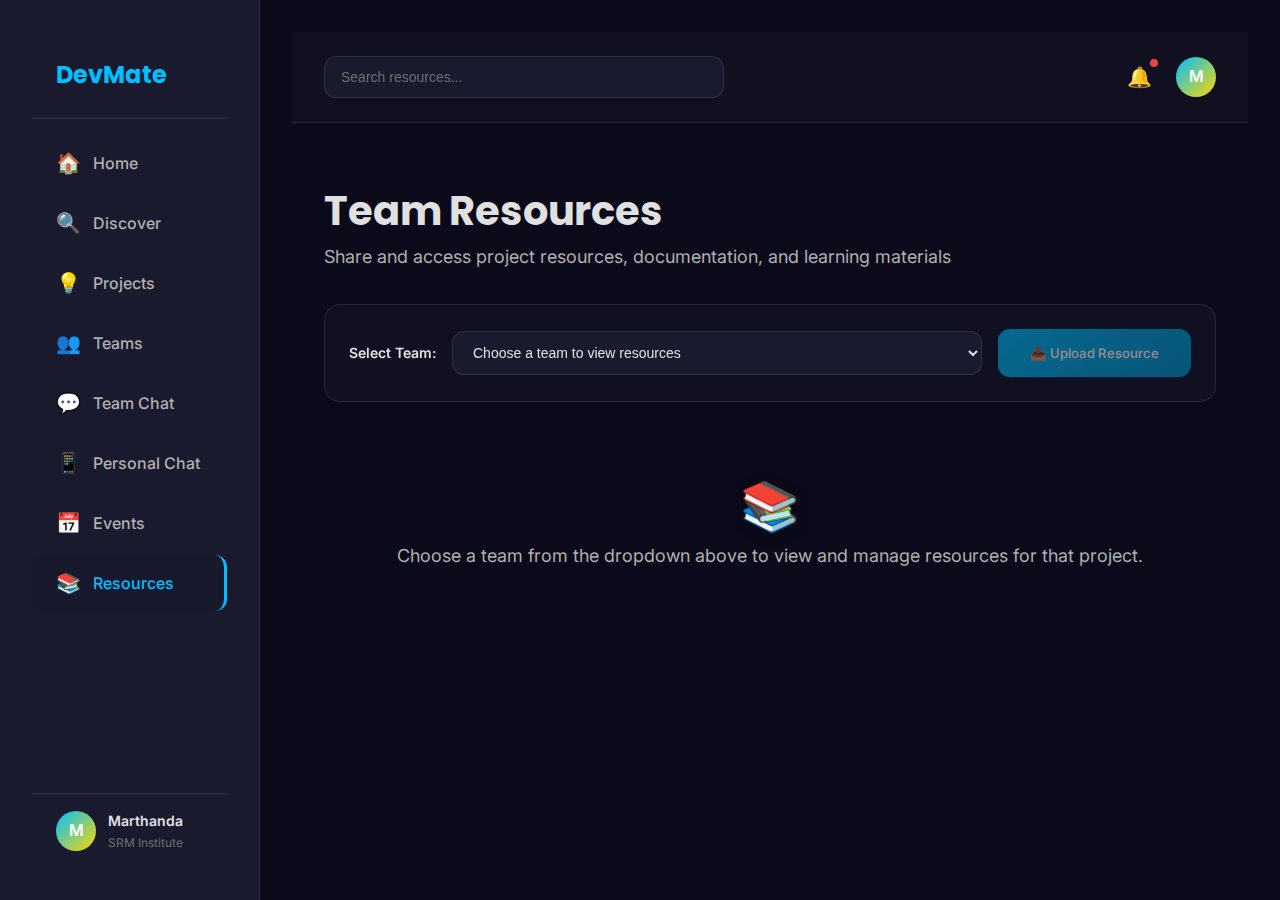
<file: devmate-complete/pages/resources.html>
<!DOCTYPE html>
<html lang="en">
<head>
    <meta charset="UTF-8">
    <meta name="viewport" content="width=device-width, initial-scale=1.0">
    <title>Resources - DevMate</title>
    <meta name="description" content="Share and access project resources, documentation, and learning materials.">
    <link rel="preconnect" href="https://fonts.googleapis.com">
    <link rel="preconnect" href="https://fonts.gstatic.com" crossorigin>
    <link href="https://fonts.googleapis.com/css2?family=Inter:wght@300;400;500;600;700&family=Poppins:wght@300;400;500;600;700;800&display=swap" rel="stylesheet">
    <link rel="stylesheet" href="../css/styles.css">
</head>
<body>
    <!-- Dashboard Layout -->
    <div class="dashboard-layout">
        <!-- Sidebar -->
        <aside class="sidebar" id="sidebar">
            <div class="sidebar-header">
                <a href="../index.html" class="sidebar-logo">DevMate</a>
            </div>
            
            <nav class="sidebar-nav">
                <ul class="nav-menu">
                    <li class="nav-item">
                        <a href="dashboard.html" class="nav-item-link">
                            <span class="nav-icon">🏠</span>
                            <span class="nav-text">Home</span>
                        </a>
                    </li>
                    <li class="nav-item">
                        <a href="discover.html" class="nav-item-link">
                            <span class="nav-icon">🔍</span>
                            <span class="nav-text">Discover</span>
                        </a>
                    </li>
                    <li class="nav-item">
                        <a href="projects.html" class="nav-item-link">
                            <span class="nav-icon">💡</span>
                            <span class="nav-text">Projects</span>
                        </a>
                    </li>
                    <li class="nav-item">
                        <a href="teams.html" class="nav-item-link">
                            <span class="nav-icon">👥</span>
                            <span class="nav-text">Teams</span>
                        </a>
                    </li>
                    <li class="nav-item">
                        <a href="team-chat.html" class="nav-item-link">
                            <span class="nav-icon">💬</span>
                            <span class="nav-text">Team Chat</span>
                        </a>
                    </li>
                    <li class="nav-item">
                        <a href="personal-chat.html" class="nav-item-link">
                            <span class="nav-icon">📱</span>
                            <span class="nav-text">Personal Chat</span>
                        </a>
                    </li>
                    <li class="nav-item">
                        <a href="events.html" class="nav-item-link">
                            <span class="nav-icon">📅</span>
                            <span class="nav-text">Events</span>
                        </a>
                    </li>
                    <li class="nav-item active">
                        <a href="resources.html" class="nav-item-link">
                            <span class="nav-icon">📚</span>
                            <span class="nav-text">Resources</span>
                        </a>
                    </li>
                </ul>
            </nav>
            
            <!-- User Profile Card -->
            <div class="sidebar-profile">
                <div class="profile-avatar-small">M</div>
                <div class="profile-info-small">
                    <div class="profile-name-small">Marthanda</div>
                    <div class="profile-college-small">SRM Institute</div>
                </div>
            </div>
            
            
        </aside>

        <!-- Main Content -->
        <main class="main-content" id="mainContent">
            <!-- Header Bar -->
            <header class="content-header">
                <div class="search-container">
                    <input type="text" class="search-input" placeholder="Search resources..." id="searchInput">
                </div>
                <div class="header-actions">
                    <div class="notification-container">
                        <button class="notification-bell" id="notificationBell">
                            🔔
                            <span class="notification-dot" id="notificationDot"></span>
                        </button>
                        <div class="notification-dropdown" id="notificationDropdown">
                            <div class="notification-header">Notifications</div>
                            <div class="notification-item">
                                <span class="notification-text">New message from Priya Sharma</span>
                                <span class="notification-time">2 min ago</span>
                            </div>
                            <div class="notification-item">
                                <span class="notification-text">Your team "AI Study Assistant" has an update</span>
                                <span class="notification-time">5 min ago</span>
                            </div>
                        </div>
                    </div>
                    <a href="profile.html" class="profile-avatar">M</a>
                </div>
            </header>

            <!-- Resources Content -->
            <div class="resources-content">
                <div class="resources-header">
                    <h1 class="page-title">Team Resources</h1>
                    <p class="page-subtitle">Share and access project resources, documentation, and learning materials</p>
                </div>

                <!-- Team Selection -->
                <div class="team-selection-section">
                    <div class="team-selector">
                        <label class="team-selector-label">Select Team:</label>
                        <select class="team-selector-dropdown" id="teamSelector">
                            <option value="">Choose a team to view resources</option>
                            <option value="ai-study-assistant">AI-Powered Study Assistant</option>
                            <option value="sustainable-campus">Sustainable Campus App</option>
                            <option value="blockchain-voting">Blockchain Voting System</option>
                            <option value="smart-home">Smart Home Automation</option>
                            <option value="personal-finance">Personal Finance Tracker</option>
                        </select>
                        <button class="btn btn-primary" id="uploadBtn" onclick="openUploadModal()" disabled>
                            📤 Upload Resource
                        </button>
                    </div>
                </div>

                <!-- Resources Grid -->
                <div class="resources-grid" id="resourcesGrid">
                    <div class="resources-empty" id="resourcesEmpty">
                        <div class="empty-icon" aria-hidden="true">📚</div>
                        <p>Choose a team from the dropdown above to view and manage resources for that project.</p>
                    </div>
                </div>
            </div>
        </main>
    </div>

    <!-- Upload Modal -->
    <div class="modal-overlay" id="uploadModal">
        <div class="modal-content upload-modal-content">
            <button class="modal-close" onclick="closeUploadModal()">×</button>
            <div class="modal-body">
                <h2 class="modal-title">Upload Resource</h2>
                <form class="upload-form" id="uploadForm">
                    <div class="form-group">
                        <label class="form-label">Resource Title</label>
                        <input type="text" class="form-input" id="resourceTitle" placeholder="Enter resource title" required>
                    </div>
                    <div class="form-group">
                        <label class="form-label">Description</label>
                        <textarea class="form-textarea" id="resourceDescription" placeholder="Describe the resource" rows="3"></textarea>
                    </div>
                    <div class="form-group">
                        <label class="form-label">Resource Type</label>
                        <select class="form-select" id="resourceType" required>
                            <option value="">Select type</option>
                            <option value="document">Document</option>
                            <option value="code">Code/Repository</option>
                            <option value="design">Design File</option>
                            <option value="link">External Link</option>
                            <option value="other">Other</option>
                        </select>
                    </div>
                    <div class="form-group">
                        <label class="form-label">File or URL</label>
                        <input type="file" class="form-input" id="resourceFile" accept=".pdf,.doc,.docx,.txt,.zip,.rar,.png,.jpg,.jpeg,.gif,.svg">
                        <input type="url" class="form-input" id="resourceUrl" placeholder="Or enter URL" style="margin-top: 0.5rem;">
                        <small class="form-help">Upload a file or provide a URL</small>
                    </div>
                    <div class="form-actions">
                        <button type="button" class="btn btn-secondary" onclick="closeUploadModal()">Cancel</button>
                        <button type="submit" class="btn btn-primary">Upload Resource</button>
                    </div>
                </form>
            </div>
        </div>
    </div>

    <script src="../js/app.js"></script>
    <script>
        // Sidebar is fixed open; collapse/expand removed across app

        // Notification dropdown functionality
        const notificationBell = document.getElementById('notificationBell');
        const notificationDropdown = document.getElementById('notificationDropdown');
        
        notificationBell.addEventListener('click', (e) => {
            e.stopPropagation();
            notificationDropdown.classList.toggle('show');
        });
        
        // Close dropdown when clicking outside
        document.addEventListener('click', (e) => {
            if (!notificationBell.contains(e.target) && !notificationDropdown.contains(e.target)) {
                notificationDropdown.classList.remove('show');
            }
        });

        // Team selection functionality
        const teamSelector = document.getElementById('teamSelector');
        const uploadBtn = document.getElementById('uploadBtn');
        const resourcesGrid = document.getElementById('resourcesGrid');
        const resourcesEmpty = document.getElementById('resourcesEmpty');

        // Sample resources data
        const teamResources = {
            'ai-study-assistant': [
                {
                    title: 'Project Requirements Document',
                    description: 'Detailed requirements and specifications for the AI Study Assistant project',
                    type: 'document',
                    uploadedBy: 'Priya Sharma',
                    uploadDate: '2024-01-15',
                    fileType: 'PDF'
                },
                {
                    title: 'Machine Learning Model Architecture',
                    description: 'Technical documentation for the ML model design and implementation',
                    type: 'document',
                    uploadedBy: 'Arjun Patel',
                    uploadDate: '2024-01-18',
                    fileType: 'PDF'
                },
                {
                    title: 'UI Mockups',
                    description: 'User interface designs and wireframes for the application',
                    type: 'design',
                    uploadedBy: 'Ananya Reddy',
                    uploadDate: '2024-01-20',
                    fileType: 'Figma'
                }
            ],
            'sustainable-campus': [
                {
                    title: 'Environmental Impact Research',
                    description: 'Research data on campus environmental impact and sustainability metrics',
                    type: 'document',
                    uploadedBy: 'Kavya Nair',
                    uploadDate: '2024-01-12',
                    fileType: 'PDF'
                },
                {
                    title: 'App Prototype',
                    description: 'Interactive prototype of the sustainable campus application',
                    type: 'design',
                    uploadedBy: 'Rohit Kumar',
                    uploadDate: '2024-01-16',
                    fileType: 'Figma'
                }
            ],
            'blockchain-voting': [
                {
                    title: 'Smart Contract Code',
                    description: 'Solidity smart contracts for the voting system',
                    type: 'code',
                    uploadedBy: 'Rohit Kumar',
                    uploadDate: '2024-01-14',
                    fileType: 'SOL'
                },
                {
                    title: 'Security Audit Report',
                    description: 'Comprehensive security analysis of the blockchain voting system',
                    type: 'document',
                    uploadedBy: 'Vikram Singh',
                    uploadDate: '2024-01-19',
                    fileType: 'PDF'
                }
            ],
            'smart-home': [
                {
                    title: 'IoT Sensor Documentation',
                    description: 'Technical specifications and setup guide for IoT sensors',
                    type: 'document',
                    uploadedBy: 'Vikram Singh',
                    uploadDate: '2024-01-13',
                    fileType: 'PDF'
                },
                {
                    title: 'Mobile App Wireframes',
                    description: 'User interface designs for the smart home mobile application',
                    type: 'design',
                    uploadedBy: 'Priya Sharma',
                    uploadDate: '2024-01-17',
                    fileType: 'Adobe XD'
                }
            ],
            'personal-finance': [
                {
                    title: 'Database Schema',
                    description: 'Database design and schema for the finance tracking application',
                    type: 'document',
                    uploadedBy: 'Sneha Patel',
                    uploadDate: '2024-01-11',
                    fileType: 'PDF'
                }
            ]
        };

        teamSelector.addEventListener('change', (e) => {
            const selectedTeam = e.target.value;
            
            if (selectedTeam) {
                uploadBtn.disabled = false;
                resourcesGrid.style.display = 'block';
                loadTeamResources(selectedTeam);
            } else {
                uploadBtn.disabled = true;
                resourcesGrid.style.display = 'none';
                resourcesEmpty.innerHTML = '<p>Select a team to view and manage resources</p>';
            }
        });

        function loadTeamResources(teamId) {
            const resources = teamResources[teamId] || [];
            
            if (resources.length === 0) {
                resourcesGrid.innerHTML = '<div class="resources-empty"><p>No resources uploaded yet. Be the first to share!</p></div>';
                return;
            }

            resourcesGrid.innerHTML = resources.map(resource => `
                <div class="resource-card">
                    <div class="resource-header">
                        <div class="resource-icon">${getResourceIcon(resource.type)}</div>
                        <div class="resource-info">
                            <h3 class="resource-title">${resource.title}</h3>
                            <p class="resource-description">${resource.description}</p>
                        </div>
                    </div>
                    <div class="resource-meta">
                        <span class="resource-type">${resource.fileType}</span>
                        <span class="resource-uploader">by ${resource.uploadedBy}</span>
                        <span class="resource-date">${formatDate(resource.uploadDate)}</span>
                    </div>
                    <div class="resource-actions">
                        <button class="btn btn-sm btn-primary">Download</button>
                        <button class="btn btn-sm btn-secondary">Share</button>
                    </div>
                </div>
            `).join('');
        }

        function getResourceIcon(type) {
            const icons = {
                document: '📄',
                code: '💻',
                design: '🎨',
                link: '🔗',
                other: '📎'
            };
            return icons[type] || '📎';
        }

        function formatDate(dateString) {
            const date = new Date(dateString);
            return date.toLocaleDateString('en-US', { 
                year: 'numeric', 
                month: 'short', 
                day: 'numeric' 
            });
        }

        // Upload modal functionality
        function openUploadModal() {
            const selectedTeam = teamSelector.value;
            if (!selectedTeam) {
                alert('Please select a team first');
                return;
            }
            
            document.getElementById('uploadModal').classList.add('show');
            document.body.style.overflow = 'hidden';
        }

        function closeUploadModal() {
            document.getElementById('uploadModal').classList.remove('show');
            document.body.style.overflow = 'auto';
            document.getElementById('uploadForm').reset();
        }

        // Handle form submission
        document.getElementById('uploadForm').addEventListener('submit', (e) => {
            e.preventDefault();
            
            const title = document.getElementById('resourceTitle').value;
            const description = document.getElementById('resourceDescription').value;
            const type = document.getElementById('resourceType').value;
            const file = document.getElementById('resourceFile').files[0];
            const url = document.getElementById('resourceUrl').value;
            
            if (!title || !type) {
                alert('Please fill in all required fields');
                return;
            }
            
            if (!file && !url) {
                alert('Please upload a file or provide a URL');
                return;
            }
            
            // Simulate upload success
            alert('Resource uploaded successfully!');
            closeUploadModal();
            
            // Refresh resources for selected team
            const selectedTeam = teamSelector.value;
            if (selectedTeam) {
                loadTeamResources(selectedTeam);
            }
        });

        // Close modal when clicking outside
        document.getElementById('uploadModal').addEventListener('click', (e) => {
            if (e.target.classList.contains('modal-overlay')) {
                closeUploadModal();
            }
        });
    </script>
</body>
</html>
</file>
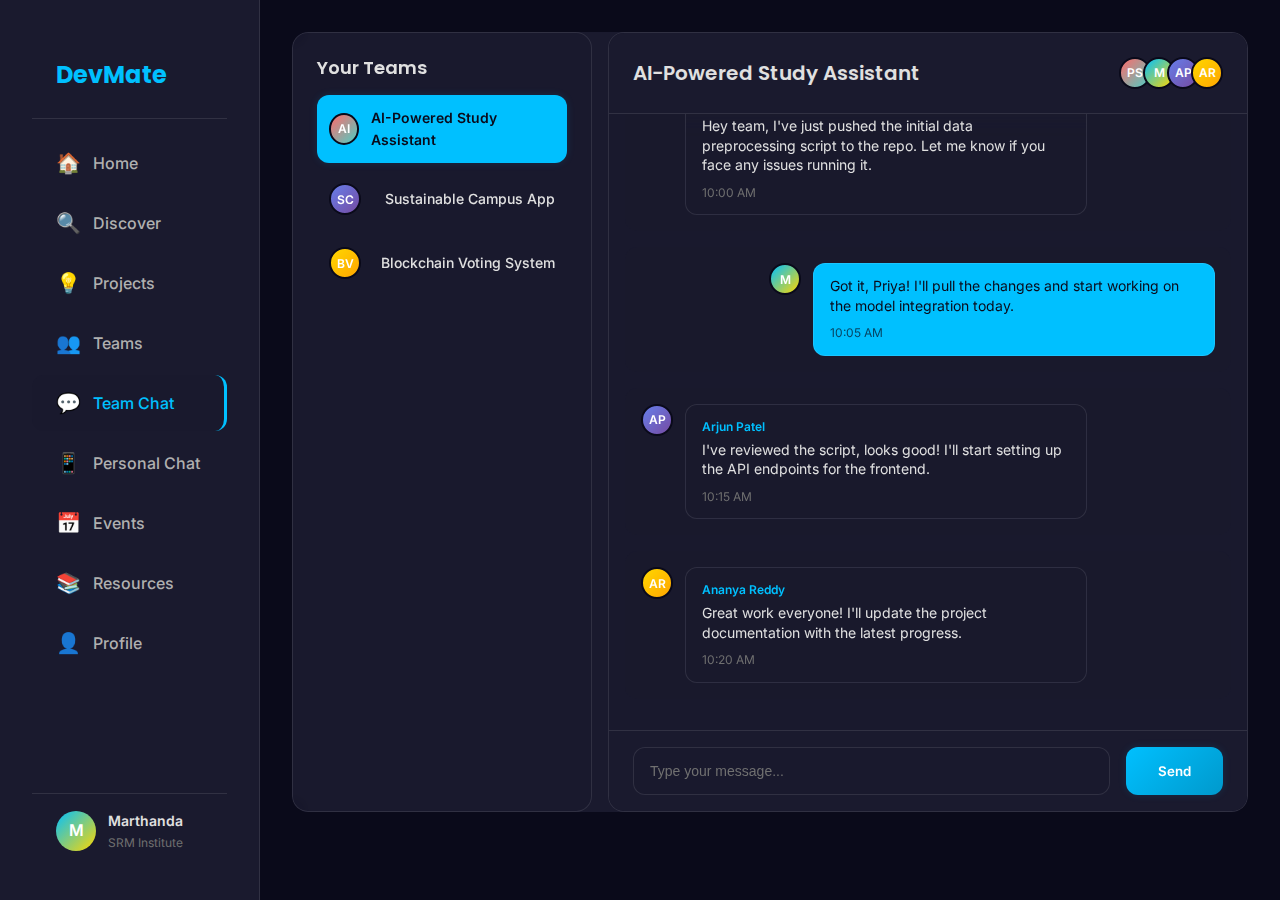
<file: devmate-complete/pages/team-chat.html>
<!DOCTYPE html>
<html lang="en">
<head>
    <meta charset="UTF-8">
    <meta name="viewport" content="width=device-width, initial-scale=1.0">
    <title>Team Chat - DevMate</title>
    <meta name="description" content="Collaborate with your team members in dedicated project chats.">
    <link rel="preconnect" href="https://fonts.googleapis.com">
    <link rel="preconnect" href="https://fonts.gstatic.com" crossorigin>
    <link href="https://fonts.googleapis.com/css2?family=Inter:wght@300;400;500;600;700&family=Poppins:wght@300;400;500;600;700;800&display=swap" rel="stylesheet">
    <link rel="stylesheet" href="../css/styles.css">
</head>
<body>
    <!-- Dashboard Layout -->
    <div class="dashboard-layout">
        <!-- Sidebar -->
        <aside class="sidebar" id="sidebar">
            <div class="sidebar-header">
                <a href="../index.html" class="sidebar-logo">DevMate</a>
            </div>
            
            <nav class="sidebar-nav">
                <ul class="nav-menu">
                    <li class="nav-item">
                        <a href="dashboard.html" class="nav-item-link">
                            <span class="nav-icon">🏠</span>
                            <span class="nav-text">Home</span>
                        </a>
                    </li>
                    <li class="nav-item">
                        <a href="discover.html" class="nav-item-link">
                            <span class="nav-icon">🔍</span>
                            <span class="nav-text">Discover</span>
                        </a>
                    </li>
                    <li class="nav-item">
                        <a href="projects.html" class="nav-item-link">
                            <span class="nav-icon">💡</span>
                            <span class="nav-text">Projects</span>
                        </a>
                    </li>
                    <li class="nav-item">
                        <a href="teams.html" class="nav-item-link">
                            <span class="nav-icon">👥</span>
                            <span class="nav-text">Teams</span>
                        </a>
                    </li>
                    <li class="nav-item active">
                        <a href="team-chat.html" class="nav-item-link">
                            <span class="nav-icon">💬</span>
                            <span class="nav-text">Team Chat</span>
                        </a>
                    </li>
                    <li class="nav-item">
                        <a href="personal-chat.html" class="nav-item-link">
                            <span class="nav-icon">📱</span>
                            <span class="nav-text">Personal Chat</span>
                        </a>
                    </li>
                    <li class="nav-item">
                        <a href="events.html" class="nav-item-link">
                            <span class="nav-icon">📅</span>
                            <span class="nav-text">Events</span>
                        </a>
                    </li>
                    <li class="nav-item">
                        <a href="resources.html" class="nav-item-link">
                            <span class="nav-icon">📚</span>
                            <span class="nav-text">Resources</span>
                        </a>
                    </li>
                    <li class="nav-item">
                        <a href="profile.html" class="nav-item-link">
                            <span class="nav-icon">👤</span>
                            <span class="nav-text">Profile</span>
                        </a>
                    </li>
                </ul>
            </nav>
            
            <!-- User Profile Card -->
            <div class="sidebar-profile">
                <div class="profile-avatar-small">M</div>
                <div class="profile-info-small">
                    <div class="profile-name-small">Marthanda</div>
                    <div class="profile-college-small">SRM Institute</div>
                </div>
            </div>
            
            
        </aside>

        <!-- Main Content -->
        <main class="main-content">
            <div class="chat-container">
                <!-- Team List -->
                <div class="team-list-sidebar" style="max-height: calc(100vh - 120px); overflow-y: auto; scrollbar-width: thin; scrollbar-color: var(--accent-primary) var(--bg-secondary);">
                    <h3 style="color: var(--text-primary); margin-bottom: 1rem;">Your Teams</h3>
                    <ul id="team-list">
                        <li class="team-item active" data-team-id="team1">
                            <div class="avatar" style="background: linear-gradient(135deg, #FF6B6B, #4ECDC4);">AI</div>
                            <span>AI-Powered Study Assistant</span>
                        </li>
                        <li class="team-item" data-team-id="team2">
                            <div class="avatar" style="background: linear-gradient(135deg, #667eea, #764ba2);">SC</div>
                            <span>Sustainable Campus App</span>
                        </li>
                        <li class="team-item" data-team-id="team3">
                            <div class="avatar" style="background: linear-gradient(135deg, #FFD700, #FFA500);">BV</div>
                            <span>Blockchain Voting System</span>
                        </li>
                    </ul>
                </div>

                <!-- Chat Area -->
                <div class="chat-area">
                    <div class="chat-header">
                        <h3 id="chat-team-name" style="color: var(--text-primary);">AI-Powered Study Assistant</h3>
                        <div class="team-members-avatars">
                            <div class="avatar" style="background: linear-gradient(135deg, #FF6B6B, #4ECDC4);">PS</div>
                            <div class="avatar" style="background: linear-gradient(135deg, var(--accent-primary), var(--accent-secondary));">M</div>
                            <div class="avatar" style="background: linear-gradient(135deg, #667eea, #764ba2);">AP</div>
                            <div class="avatar" style="background: linear-gradient(135deg, #FFD700, #FFA500);">AR</div>
                        </div>
                    </div>
                    <div class="messages-container" id="messages-container" style="max-height: calc(100vh - 280px); overflow-y: auto; scrollbar-width: thin; scrollbar-color: var(--accent-primary) var(--bg-secondary); padding: 1rem;">
                        <!-- Messages will be loaded here -->
                        <div class="message received">
                            <div class="avatar" style="background: linear-gradient(135deg, #FF6B6B, #4ECDC4);">PS</div>
                            <div class="message-content">
                                <span class="message-author">Priya Sharma</span>
                                <p>Hey team, I've just pushed the initial data preprocessing script to the repo. Let me know if you face any issues running it.</p>
                                <span class="message-time">10:00 AM</span>
                            </div>
                        </div>
                        <div class="message sent">
                            <div class="message-content">
                                <p>Got it, Priya! I'll pull the changes and start working on the model integration today.</p>
                                <span class="message-time">10:05 AM</span>
                            </div>
                            <div class="avatar" style="background: linear-gradient(135deg, var(--accent-primary), var(--accent-secondary));">M</div>
                        </div>
                        <div class="message received">
                            <div class="avatar" style="background: linear-gradient(135deg, #667eea, #764ba2);">AP</div>
                            <div class="message-content">
                                <span class="message-author">Arjun Patel</span>
                                <p>I've reviewed the script, looks good! I'll start setting up the API endpoints for the frontend.</p>
                                <span class="message-time">10:15 AM</span>
                            </div>
                        </div>
                        <div class="message received">
                            <div class="avatar" style="background: linear-gradient(135deg, #FFD700, #FFA500);">AR</div>
                            <div class="message-content">
                                <span class="message-author">Ananya Reddy</span>
                                <p>Great work everyone! I'll update the project documentation with the latest progress.</p>
                                <span class="message-time">10:20 AM</span>
                            </div>
                        </div>
                    </div>
                    <div class="message-input-area">
                        <input type="text" placeholder="Type your message..." class="message-input">
                        <button class="btn btn-primary">Send</button>
                    </div>
                </div>
            </div>
        </main>
    </div>

    <script src="../js/app.js"></script>
    <script>
        function toggleNotifications() {
            const dot = document.getElementById("notification-dot");
            dot.style.display = dot.style.display === "none" ? "block" : "none";
        }

        document.addEventListener("DOMContentLoaded", () => {
            const teamItems = document.querySelectorAll(".team-item");
            const chatTeamName = document.getElementById("chat-team-name");
            const messagesContainer = document.getElementById("messages-container");

            const teamChats = {
                team1: [
                    { author: "Priya Sharma", avatar: "PS", content: "Hey team, I've just pushed the initial data preprocessing script to the repo. Let me know if you face any issues running it.", time: "10:00 AM", type: "received" },
                    { author: "Marthanda", avatar: "M", content: "Got it, Priya! I'll pull the changes and start working on the model integration today.", time: "10:05 AM", type: "sent" },
                    { author: "Arjun Patel", avatar: "AP", content: "I've reviewed the script, looks good! I'll start setting up the API endpoints for the frontend.", time: "10:15 AM", type: "received" },
                    { author: "Ananya Reddy", avatar: "AR", content: "Great work everyone! I'll update the project documentation with the latest progress.", time: "10:20 AM", type: "received" }
                ],
                team2: [
                    { author: "Arjun Patel", avatar: "AP", content: "Team, let's discuss the next steps for the Sustainable Campus App. I've drafted some UI mockups.", time: "Yesterday", type: "received" },
                    { author: "Marthanda", avatar: "M", content: "Sounds good, Arjun! I'm ready to dive into the Flutter development.", time: "Yesterday", type: "sent" }
                ],
                team3: [
                    { author: "Ananya Reddy", avatar: "AR", content: "Blockchain team, I've finalized the smart contract architecture. We can start coding.", time: "2 days ago", type: "received" },
                    { author: "Marthanda", avatar: "M", content: "Excellent, Ananya! I'll set up the development environment.", time: "2 days ago", type: "sent" }
                ]
            };

            function loadMessages(teamId) {
                messagesContainer.innerHTML = '';
                teamChats[teamId].forEach(msg => {
                    const messageDiv = document.createElement('div');
                    messageDiv.classList.add('message', msg.type);
                    if (msg.type === 'received') {
                        messageDiv.innerHTML = `
                            <div class="avatar" style="background: linear-gradient(135deg, ${getAvatarColor(msg.avatar)});">${msg.avatar}</div>
                            <div class="message-content">
                                <span class="message-author">${msg.author}</span>
                                <p>${msg.content}</p>
                                <span class="message-time">${msg.time}</span>
                            </div>
                        `;
                    } else {
                        messageDiv.innerHTML = `
                            <div class="message-content">
                                <p>${msg.content}</p>
                                <span class="message-time">${msg.time}</span>
                            </div>
                            <div class="avatar" style="background: linear-gradient(135deg, var(--accent-primary), var(--accent-secondary));">${msg.avatar}</div>
                        `;
                    }
                    messagesContainer.appendChild(messageDiv);
                });
                messagesContainer.scrollTop = messagesContainer.scrollHeight; // Scroll to bottom
            }

            function getAvatarColor(initials) {
                switch(initials) {
                    case 'PS': return '#FF6B6B, #4ECDC4';
                    case 'AP': return '#667eea, #764ba2';
                    case 'AR': return '#FFD700, #FFA500';
                    case 'M': return 'var(--accent-primary), var(--accent-secondary)';
                    default: return '#ccc, #999';
                }
            }

            teamItems.forEach(item => {
                item.addEventListener("click", () => {
                    teamItems.forEach(i => i.classList.remove("active"));
                    item.classList.add("active");
                    const teamId = item.dataset.teamId;
                    chatTeamName.textContent = item.querySelector('span').textContent; // Update chat header
                    loadMessages(teamId);
                });
            });

            // Load initial chat for the active team
            loadMessages('team1');
        });
    </script>
</body>
</html>
</file>
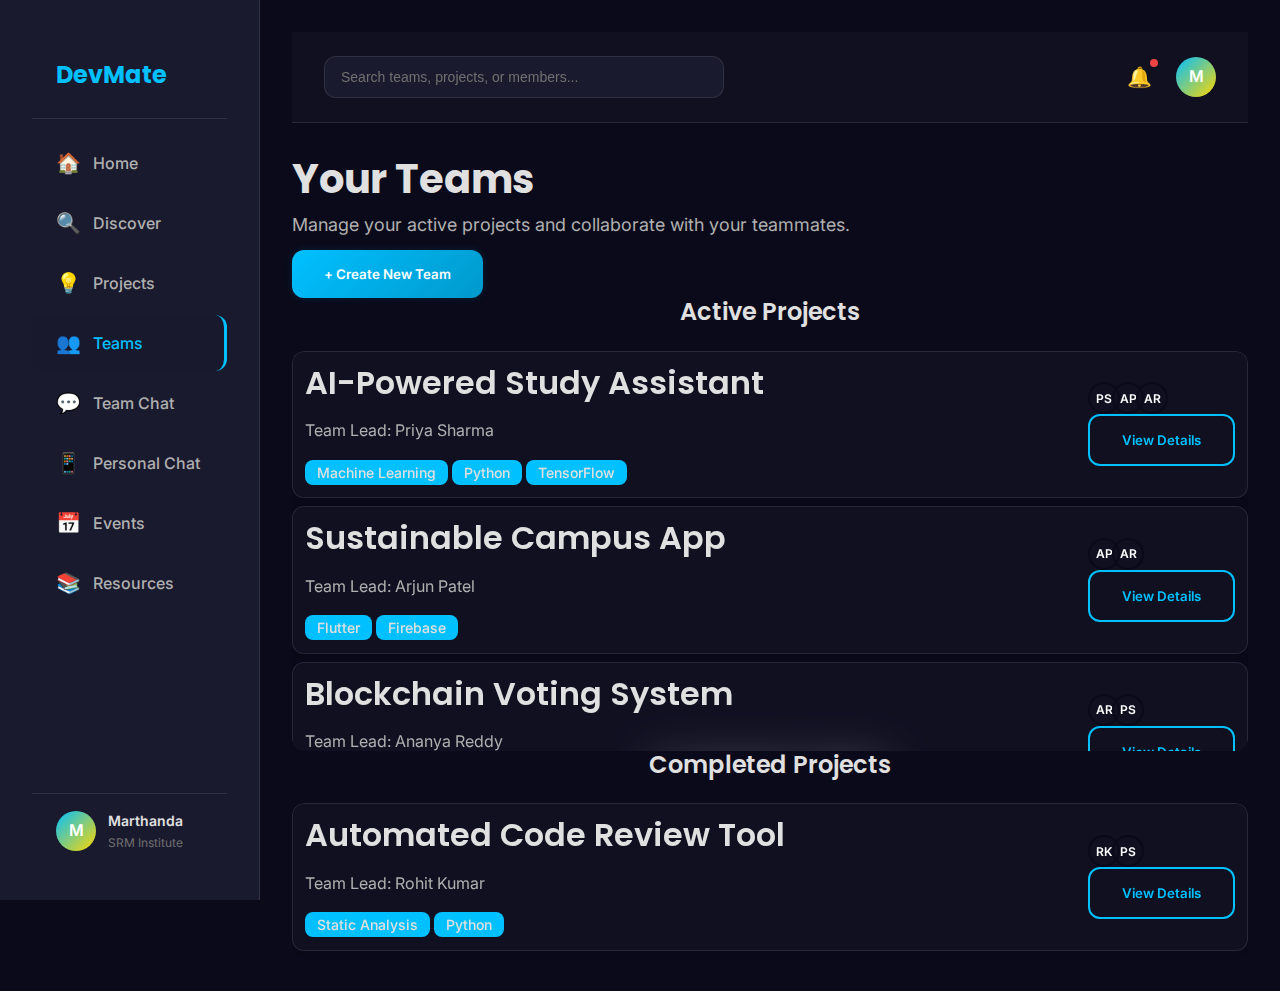
<file: devmate-complete/pages/teams.html>
<!DOCTYPE html>
<html lang="en">
<head>
    <meta charset="UTF-8">
    <meta name="viewport" content="width=device-width, initial-scale=1.0">
    <title>Teams - DevMate</title>
    <meta name="description" content="Manage your active and completed projects, and collaborate with your teams.">
    <link rel="preconnect" href="https://fonts.googleapis.com">
    <link rel="preconnect" href="https://fonts.gstatic.com" crossorigin>
    <link href="https://fonts.googleapis.com/css2?family=Inter:wght@300;400;500;600;700&family=Poppins:wght@300;400;500;600;700;800&display=swap" rel="stylesheet">
    <link rel="stylesheet" href="../css/styles.css">
</head>
<body>
    <!-- Dashboard Layout -->
    <div class="dashboard-layout">
        <!-- Sidebar -->
        <aside class="sidebar" id="sidebar">
            <div class="sidebar-header">
                <a href="../index.html" class="sidebar-logo">DevMate</a>
            </div>
            
            <nav class="sidebar-nav">
                <ul class="nav-menu">
                    <li class="nav-item">
                        <a href="dashboard.html" class="nav-item-link">
                            <span class="nav-icon">🏠</span>
                            <span class="nav-text">Home</span>
                        </a>
                    </li>
                    <li class="nav-item">
                        <a href="discover.html" class="nav-item-link">
                            <span class="nav-icon">🔍</span>
                            <span class="nav-text">Discover</span>
                        </a>
                    </li>
                    <li class="nav-item">
                        <a href="projects.html" class="nav-item-link">
                            <span class="nav-icon">💡</span>
                            <span class="nav-text">Projects</span>
                        </a>
                    </li>
                    <li class="nav-item active">
                        <a href="teams.html" class="nav-item-link">
                            <span class="nav-icon">👥</span>
                            <span class="nav-text">Teams</span>
                        </a>
                    </li>
                    <li class="nav-item">
                        <a href="team-chat.html" class="nav-item-link">
                            <span class="nav-icon">💬</span>
                            <span class="nav-text">Team Chat</span>
                        </a>
                    </li>
                    <li class="nav-item">
                        <a href="personal-chat.html" class="nav-item-link">
                            <span class="nav-icon">📱</span>
                            <span class="nav-text">Personal Chat</span>
                        </a>
                    </li>
                    <li class="nav-item">
                        <a href="events.html" class="nav-item-link">
                            <span class="nav-icon">📅</span>
                            <span class="nav-text">Events</span>
                        </a>
                    </li>
                    <li class="nav-item">
                        <a href="resources.html" class="nav-item-link">
                            <span class="nav-icon">📚</span>
                            <span class="nav-text">Resources</span>
                        </a>
                    </li>
                </ul>
            </nav>
            
            <!-- User Profile Card -->
            <div class="sidebar-profile">
                <div class="profile-avatar-small">M</div>
                <div class="profile-info-small">
                    <div class="profile-name-small">Marthanda</div>
                    <div class="profile-college-small">SRM Institute</div>
                </div>
            </div>
            
            
        </aside>

        <!-- Main Content -->
        <main class="main-content" id="mainContent">
            <!-- Header Bar -->
            <header class="content-header">
                <div class="search-container">
                    <input type="text" class="search-input" placeholder="Search teams, projects, or members..." id="searchInput">
                </div>
                <div class="header-actions">
                    <div class="notification-container">
                        <button class="notification-bell" id="notificationBell">
                            🔔
                            <span class="notification-dot" id="notificationDot"></span>
                        </button>
                        <div class="notification-dropdown" id="notificationDropdown">
                            <div class="notification-header">Notifications</div>
                            <div class="notification-item">
                                <span class="notification-text">New message from Priya Sharma</span>
                                <span class="notification-time">2 min ago</span>
                            </div>
                            <div class="notification-item">
                                <span class="notification-text">Your team "AI Study Assistant" has an update</span>
                                <span class="notification-time">5 min ago</span>
                            </div>
                        </div>
                    </div>
                    <a href="profile.html" class="profile-avatar">M</a>
                </div>
            </header>

            <!-- Teams Content -->
            <div class="teams-content">
                <div class="teams-header">
                    <h1 class="page-title">Your Teams</h1>
                    <p class="page-subtitle">Manage your active projects and collaborate with your teammates.</p>
                    <button class="btn btn-primary" style="margin-top: 10px;">+ Create New Team</button>
                </div>

                <!-- Teams List -->
                <section class="teams-section">
                    <h2 class="section-title">Active Projects</h2>
                    <div class="teams-list-container">
                        <div class="team-item glass-panel">
                            <div class="team-info">
                                <h3 class="team-name">AI-Powered Study Assistant</h3>
                                <p class="team-lead">Team Lead: Priya Sharma</p>
                                <div class="team-skills">
                                    <span class="skill-tag">Machine Learning</span>
                                    <span class="skill-tag">Python</span>
                                    <span class="skill-tag">TensorFlow</span>
                                </div>
                            </div>
                            <div class="team-actions">
                                <div class="team-members-avatars">
                                    <div class="avatar">PS</div>
                                    <div class="avatar">AP</div>
                                    <div class="avatar">AR</div>
                                </div>
                                <button class="btn btn-secondary">View Details</button>
                            </div>
                        </div>

                        <div class="team-item glass-panel">
                            <div class="team-info">
                                <h3 class="team-name">Sustainable Campus App</h3>
                                <p class="team-lead">Team Lead: Arjun Patel</p>
                                <div class="team-skills">
                                    <span class="skill-tag">Flutter</span>
                                    <span class="skill-tag">Firebase</span>
                                </div>
                            </div>
                            <div class="team-actions">
                                <div class="team-members-avatars">
                                    <div class="avatar">AP</div>
                                    <div class="avatar">AR</div>
                                </div>
                                <button class="btn btn-secondary">View Details</button>
                            </div>
                        </div>

                        <div class="team-item glass-panel">
                            <div class="team-info">
                                <h3 class="team-name">Blockchain Voting System</h3>
                                <p class="team-lead">Team Lead: Ananya Reddy</p>
                                <div class="team-skills">
                                    <span class="skill-tag">Blockchain</span>
                                    <span class="skill-tag">Solidity</span>
                                </div>
                            </div>
                            <div class="team-actions">
                                <div class="team-members-avatars">
                                    <div class="avatar">AR</div>
                                    <div class="avatar">PS</div>
                                </div>
                                <button class="btn btn-secondary">View Details</button>
                            </div>
                        </div>
                    </div>
                </section>

                <!-- Completed Projects -->
                <section class="teams-section">
                    <h2 class="section-title">Completed Projects</h2>
                    <div class="teams-list-container">
                        <div class="team-item glass-panel">
                            <div class="team-info">
                                <h3 class="team-name">Automated Code Review Tool</h3>
                                <p class="team-lead">Team Lead: Rohit Kumar</p>
                                <div class="team-skills">
                                    <span class="skill-tag">Static Analysis</span>
                                    <span class="skill-tag">Python</span>
                                </div>
                            </div>
                            <div class="team-actions">
                                <div class="team-members-avatars">
                                    <div class="avatar">RK</div>
                                    <div class="avatar">PS</div>
                                </div>
                                <button class="btn btn-secondary">View Details</button>
                            </div>
                        </div>
                    </div>
                </section>
            </div>
        </main>
    </div>

    <script src="../js/app.js"></script>
    <script>
        // Sidebar is fixed open; collapse/expand removed across app

        // Notification dropdown functionality
        const notificationBell = document.getElementById('notificationBell');
        const notificationDropdown = document.getElementById('notificationDropdown');
        
        notificationBell.addEventListener('click', (e) => {
            e.stopPropagation();
            notificationDropdown.classList.toggle('show');
        });
        
        // Close dropdown when clicking outside
        document.addEventListener('click', (e) => {
            if (!notificationBell.contains(e.target) && !notificationDropdown.contains(e.target)) {
                notificationDropdown.classList.remove('show');
            }
        });

        // Search functionality
        const searchInput = document.getElementById('searchInput');
        const teamItems = document.querySelectorAll('.team-item');

        function filterTeams() {
            const searchTerm = searchInput.value.toLowerCase();
            
            teamItems.forEach(item => {
                const teamName = item.querySelector('.team-name').textContent.toLowerCase();
                const teamLead = item.querySelector('.team-lead').textContent.toLowerCase();
                const teamSkills = Array.from(item.querySelectorAll('.skill-tag'))
                    .map(skill => skill.textContent.toLowerCase())
                    .join(' ');
                
                const matchesSearch = teamName.includes(searchTerm) || 
                                    teamLead.includes(searchTerm) || 
                                    teamSkills.includes(searchTerm);
                
                if (matchesSearch) {
                    item.style.display = 'block';
                } else {
                    item.style.display = 'none';
                }
            });
        }

        searchInput.addEventListener('input', filterTeams);
    </script>
</body>
</html>
</file>
<file: devmate-complete/css/styles.css>
/* DevMate - Professional & Aesthetic Design System (V2) */

/* CSS Variables for Design System */
:root {
  /* Color Palette - Refined Professional */
  --bg-primary: #0A0A1A;
  --bg-secondary: #1A1A2E;
  --bg-tertiary: #2C2C4A;
  --accent-primary: #00C0FF;
  --accent-secondary: #FFD700;
  --accent-hover: #0099CC;
  --accent-gold-hover: #E6C200;
  
  /* Text Colors */
  --text-primary: #E0E0E0;
  --text-secondary: #B0B0B0;
  --text-muted: #707070;
  --text-white: #FFFFFF;
  
  /* Glass Effect */
  --glass-bg: rgba(26, 26, 46, 0.4);
  --glass-border: rgba(255, 255, 255, 0.1);
  --glass-shadow: rgba(0, 0, 0, 0.3);
  
  /* Spacing */
  --spacing-xs: 0.5rem;
  --spacing-sm: 1rem;
  --spacing-md: 1.5rem;
  --spacing-lg: 2rem;
  --spacing-xl: 3rem;
  --spacing-2xl: 4rem;
  
  /* Border Radius */
  --radius-sm: 8px;
  --radius-md: 12px;
  --radius-lg: 16px;
  --radius-xl: 24px;
  
  /* Typography */
  --font-heading: 'Poppins', sans-serif;
  --font-body: 'Inter', sans-serif;
  
  /* Shadows */
  --shadow-sm: 0 2px 8px rgba(0, 0, 0, 0.1);
  --shadow-md: 0 4px 16px rgba(0, 0, 0, 0.15);
  --shadow-lg: 0 8px 32px rgba(0, 0, 0, 0.2);
  --shadow-glow: 0 0 8px rgba(0, 192, 255, 0.12);
  --shadow-gold-glow: 0 0 8px rgba(255, 215, 0, 0.12);
}

/* Reset and Base Styles */
* {
  margin: 0;
  padding: 0;
  box-sizing: border-box;
}

html {
  scroll-behavior: smooth;
}

body {
  font-family: var(--font-body);
  background: var(--bg-primary);
  color: var(--text-primary);
  line-height: 1.6;
  overflow-x: hidden; /* prevent horizontal page scroll */
}

/* Typography */
h1, h2, h3, h4, h5, h6 {
  font-family: var(--font-heading);
  font-weight: 600;
  line-height: 1.2;
  margin-bottom: var(--spacing-sm);
}

h1 {
  font-size: 3rem;
  font-weight: 700;
}

h2 {
  font-size: 2.5rem;
}

h3 {
  font-size: 2rem;
}

h4 {
  font-size: 1.5rem;
}

p {
  color: var(--text-secondary);
  margin-bottom: var(--spacing-sm);
}

a {
  color: var(--accent-primary);
  text-decoration: none;
  transition: all 0.3s ease;
}

a:hover {
  color: var(--accent-hover);
}

/* Container */
.container {
  max-width: 1200px;
  margin: 0 auto;
  padding: 0 var(--spacing-md);
}

/* Header */
.header {
  position: fixed;
  top: 0;
  left: 0;
  right: 0;
  background: rgba(10, 10, 26, 0.95);
  backdrop-filter: blur(20px);
  border-bottom: 1px solid var(--glass-border);
  z-index: 1000;
  padding: var(--spacing-sm) 0;
}

.nav {
  display: flex;
  justify-content: space-between;
  align-items: center;
}

.nav-logo {
  font-family: var(--font-heading);
  font-size: 1.5rem;
  font-weight: 700;
  color: var(--accent-primary);
  text-decoration: none;
}

.nav-links {
  display: flex;
  list-style: none;
  gap: var(--spacing-lg);
}

.nav-link {
  color: var(--text-secondary);
  font-weight: 500;
  transition: all 0.3s ease;
  position: relative;
}

.nav-link:hover {
  color: var(--accent-primary);
}

.nav-link::after {
  content: '';
  position: absolute;
  bottom: -4px;
  left: 0;
  width: 0;
  height: 2px;
  background: var(--accent-primary);
  transition: width 0.3s ease;
}

.nav-link:hover::after {
  width: 100%;
}

/* Buttons */
.btn {
  display: inline-flex;
  align-items: center;
  justify-content: center;
  padding: var(--spacing-sm) var(--spacing-lg);
  border: none;
  border-radius: var(--radius-md);
  font-family: var(--font-body);
  font-weight: 600;
  text-decoration: none;
  cursor: pointer;
  transition: all 0.3s ease;
  position: relative;
  overflow: hidden;
}

.btn-primary {
  background: linear-gradient(135deg, var(--accent-primary), var(--accent-hover));
  color: var(--text-white);
  box-shadow: var(--shadow-glow);
}

.btn-primary:hover {
  transform: translateY(-2px);
  box-shadow: 0 0 12px rgba(0, 192, 255, 0.25);
}

.btn-secondary {
  background: transparent;
  color: var(--accent-primary);
  border: 2px solid var(--accent-primary);
}

.btn-secondary:hover {
  background: var(--accent-primary);
  color: var(--text-white);
  transform: translateY(-2px);
}

.btn-gold {
  background: linear-gradient(135deg, var(--accent-secondary), var(--accent-gold-hover));
  color: var(--bg-primary);
  box-shadow: var(--shadow-gold-glow);
}

.btn-gold:hover {
  transform: translateY(-2px);
  box-shadow: 0 0 12px rgba(255, 215, 0, 0.25);
}

/* Glass Panel */
.glass-panel {
  background: var(--glass-bg);
  backdrop-filter: blur(20px);
  border: 1px solid var(--glass-border);
  border-radius: var(--radius-lg);
  padding: var(--spacing-lg);
  box-shadow: var(--shadow-md);
}

/* Hero Section with Rotating Element */
.hero {
  min-height: 100vh;
  display: flex;
  align-items: center;
  justify-content: center;
  text-align: center;
  position: relative;
  overflow: hidden;
}

.hero::before {
  content: '';
  position: absolute;
  top: 0;
  left: 0;
  right: 0;
  bottom: 0;
  background: radial-gradient(circle at 30% 70%, rgba(0, 192, 255, 0.08) 0%, transparent 50%),
              radial-gradient(circle at 70% 30%, rgba(255, 215, 0, 0.08) 0%, transparent 50%);
  z-index: -2;
}

.hero-content {
  max-width: 800px;
  z-index: 2;
  position: relative;
}

.hero-title {
  font-size: 4rem;
  background: linear-gradient(135deg, var(--text-white), var(--accent-primary));
  -webkit-background-clip: text;
  -webkit-text-fill-color: transparent;
  background-clip: text;
  margin-bottom: var(--spacing-md);
}

.hero-subtitle {
  font-size: 1.25rem;
  color: var(--text-secondary);
  margin-bottom: var(--spacing-xl);
}

.hero-buttons {
  display: flex;
  gap: var(--spacing-md);
  justify-content: center;
  flex-wrap: wrap;
}

/* Rotating Element */
.rotating-element {
  position: absolute;
  top: 50%;
  right: 10%;
  transform: translateY(-50%);
  width: 200px;
  height: 200px;
  z-index: 1;
  opacity: 0.3;
}

.rotating-element img {
  width: 100%;
  height: 100%;
  object-fit: contain;
  animation: rotate 20s linear infinite;
}

@keyframes rotate {
  from {
    transform: rotate(0deg);
  }
  to {
    transform: rotate(360deg);
  }
}

/* Section */
.section {
  padding: var(--spacing-2xl) 0;
}

.section-title {
  text-align: center;
  margin-bottom: var(--spacing-xl);
  color: var(--text-primary);
}

/* Cards Grid */
.cards-grid {
  display: grid;
  grid-template-columns: repeat(auto-fit, minmax(300px, 1fr));
  gap: var(--spacing-lg);
  margin-top: var(--spacing-lg);
}

.card {
  background: var(--glass-bg);
  backdrop-filter: blur(20px);
  border: 1px solid var(--glass-border);
  border-radius: var(--radius-lg);
  padding: var(--spacing-lg);
  transition: all 0.3s ease;
  position: relative;
  overflow: hidden;
}

.card:hover {
  transform: translateY(-8px);
  box-shadow: var(--shadow-lg);
  border-color: var(--accent-primary);
}

.card::before {
  content: '';
  position: absolute;
  top: 0;
  left: 0;
  right: 0;
  height: 3px;
  background: linear-gradient(90deg, var(--accent-primary), var(--accent-secondary));
  opacity: 0;
  transition: opacity 0.3s ease;
}

.card:hover::before {
  opacity: 1;
}

.card-title {
  color: var(--text-primary);
  margin-bottom: var(--spacing-sm);
}

.card-description {
  color: var(--text-secondary);
  margin-bottom: var(--spacing-md);
}

.card-footer {
  display: flex;
  justify-content: space-between;
  align-items: center;
  margin-top: var(--spacing-md);
}

/* Tags */
.tags {
  display: flex;
  flex-wrap: wrap;
  gap: var(--spacing-xs);
  margin: var(--spacing-sm) 0;
}

.tag {
  background: rgba(0, 192, 255, 0.15);
  color: var(--accent-primary);
  padding: var(--spacing-xs) var(--spacing-sm);
  border-radius: var(--radius-sm);
  font-size: 0.875rem;
  font-weight: 500;
  border: 1px solid rgba(0, 192, 255, 0.3);
}

/* Form Elements */
.form-group {
  margin-bottom: var(--spacing-md);
}

.form-label {
  display: block;
  color: var(--text-primary);
  font-weight: 500;
  margin-bottom: var(--spacing-xs);
}

.form-input,
.form-select,
.form-textarea {
  width: 100%;
  padding: var(--spacing-sm);
  background: var(--bg-secondary);
  border: 1px solid var(--glass-border);
  border-radius: var(--radius-md);
  color: var(--text-primary);
  font-family: var(--font-body);
  transition: all 0.3s ease;
}

.form-input:focus,
.form-select:focus,
.form-textarea:focus {
  outline: none;
  border-color: var(--accent-primary);
  box-shadow: 0 0 0 3px rgba(0, 192, 255, 0.1);
}

/* Dashboard Layout */
.dashboard {
  display: flex;
  min-height: 100vh;
  padding-top: 80px;
}

.sidebar {
  width: 280px;
  background: var(--bg-secondary);
  border-right: 1px solid var(--glass-border);
  padding: var(--spacing-lg);
  position: fixed;
  height: calc(100vh - 80px);
  overflow-y: auto;
}

.sidebar-title {
  color: var(--text-primary);
  margin-bottom: var(--spacing-lg);
  font-size: 1.25rem;
}

.sidebar-nav {
  margin-bottom: var(--spacing-xl);
}

.nav-menu {
  list-style: none;
}

.nav-item {
  margin-bottom: var(--spacing-xs);
}

.nav-item-link {
  display: flex;
  align-items: center;
  gap: var(--spacing-sm);
  padding: var(--spacing-sm);
  color: var(--text-secondary);
  border-radius: var(--radius-md);
  transition: all 0.3s ease;
}

.nav-item-link:hover,
.nav-item.active .nav-item-link {
  background: rgba(0, 192, 255, 0.1);
  color: var(--accent-primary);
}

.main-content {
  flex: 1;
  margin-left: 280px;
  padding: var(--spacing-lg);
  overflow-x: hidden; /* avoid accidental horizontal scroll from inner elements */
}

.content-header {
  display: flex;
  justify-content: space-between;
  align-items: center;
  margin-bottom: var(--spacing-xl);
}

.welcome-message h1 {
  color: var(--text-primary);
  margin-bottom: var(--spacing-xs);
}

.welcome-message p {
  color: var(--text-secondary);
}

/* Search Bar */
.search-bar {
  width: 100%;
  max-width: 600px;
  padding: var(--spacing-md);
  background: var(--bg-secondary);
  border: 1px solid var(--glass-border);
  border-radius: var(--radius-lg);
  color: var(--text-primary);
  font-size: 1rem;
  margin-bottom: var(--spacing-lg);
}

.search-bar:focus {
  outline: none;
  border-color: var(--accent-primary);
  box-shadow: var(--shadow-glow);
}

/* Chat Interface */
.chat-container {
  display: flex;
  height: calc(100vh - 160px);
  background: var(--bg-secondary);
  border-radius: var(--radius-lg);
  overflow: hidden;
}

.chat-sidebar {
  width: 300px;
  background: var(--bg-tertiary);
  border-right: 1px solid var(--glass-border);
  padding: var(--spacing-md);
}

.chat-main {
  flex: 1;
  display: flex;
  flex-direction: column;
}

.chat-header {
  padding: var(--spacing-md);
  border-bottom: 1px solid var(--glass-border);
  background: var(--bg-tertiary);
}

.chat-messages {
  flex: 1;
  padding: var(--spacing-md);
  overflow-y: auto;
}

.chat-input-area {
  padding: var(--spacing-md);
  border-top: 1px solid var(--glass-border);
  background: var(--bg-tertiary);
}

.message {
  margin-bottom: var(--spacing-md);
  padding: var(--spacing-sm);
  border-radius: var(--radius-md);
  background: var(--glass-bg);
}

.message.own {
  background: rgba(0, 192, 255, 0.1);
  margin-left: 20%;
}

.message-header {
  display: flex;
  justify-content: space-between;
  align-items: center;
  margin-bottom: var(--spacing-xs);
}

.message-author {
  font-weight: 600;
  color: var(--accent-primary);
}

.message-time {
  font-size: 0.75rem;
  color: var(--text-muted);
}

.message-content {
  color: var(--text-secondary);
}

/* Chat Tabs */
.chat-tabs {
  display: flex;
  margin-bottom: var(--spacing-md);
}

.chat-tab {
  flex: 1;
  padding: var(--spacing-sm);
  background: transparent;
  border: none;
  color: var(--text-secondary);
  cursor: pointer;
  border-bottom: 2px solid transparent;
  transition: all 0.3s ease;
}

.chat-tab.active {
  color: var(--accent-primary);
  border-bottom-color: var(--accent-primary);
}

/* Resources Section */
.resources-grid {
  display: grid;
  grid-template-columns: repeat(auto-fill, minmax(300px, 1fr));
  gap: var(--spacing-md);
}

.resource-item {
  background: var(--glass-bg);
  border: 1px solid var(--glass-border);
  border-radius: var(--radius-md);
  padding: var(--spacing-md);
  transition: all 0.3s ease;
}

.resource-item:hover {
  border-color: var(--accent-primary);
  transform: translateY(-2px);
}

.resource-header {
  display: flex;
  align-items: center;
  gap: var(--spacing-sm);
  margin-bottom: var(--spacing-sm);
}

.resource-icon {
  width: 32px;
  height: 32px;
  border-radius: var(--radius-sm);
  background: var(--accent-primary);
  display: flex;
  align-items: center;
  justify-content: center;
  color: white;
}

.resource-title {
  color: var(--text-primary);
  font-weight: 600;
}

.resource-description {
  color: var(--text-secondary);
  font-size: 0.875rem;
  margin-bottom: var(--spacing-sm);
}

.resource-meta {
  display: flex;
  justify-content: space-between;
  align-items: center;
  font-size: 0.75rem;
  color: var(--text-muted);
}

/* Responsive Design */
@media (max-width: 768px) {
  .hero-title {
    font-size: 2.5rem;
  }
  
  .hero-buttons {
    flex-direction: column;
    align-items: center;
  }
  
  .rotating-element {
    display: none;
  }
  
  .nav-links {
    display: none;
  }
  
  .dashboard {
    flex-direction: column;
  }
  
  .sidebar {
    position: relative;
    width: 100%;
    height: auto;
  }
  
  .main-content {
    margin-left: 0;
  }
  
  .content-header {
    flex-direction: column;
    align-items: flex-start;
    gap: var(--spacing-md);
  }
  
  .chat-container {
    flex-direction: column;
    height: auto;
  }
  
  .chat-sidebar {
    width: 100%;
    height: 200px;
  }
}

/* Animations */
@keyframes fadeInUp {
  from {
    opacity: 0;
    transform: translateY(30px);
  }
  to {
    opacity: 1;
    transform: translateY(0);
  }
}

.fade-in-up {
  animation: fadeInUp 0.6s ease-out;
}

/* Utility Classes */
.text-center {
  text-align: center;
}

.text-primary {
  color: var(--text-primary);
}

.text-secondary {
  color: var(--text-secondary);
}

.mb-lg {
  margin-bottom: var(--spacing-lg);
}

.mt-lg {
  margin-top: var(--spacing-lg);
}

.hidden {
  display: none;
}

/* Loading States */
.loading {
  opacity: 0.6;
  pointer-events: none;
}

/* Custom Scrollbar */
::-webkit-scrollbar {
  width: 8px;
}

::-webkit-scrollbar-track {
  background: var(--bg-secondary);
}

::-webkit-scrollbar-thumb {
  background: var(--accent-primary);
  border-radius: 4px;
}

::-webkit-scrollbar-thumb:hover {
  background: var(--accent-hover);
}


/* Horizontal Scrolling Container */
.horizontal-scroll-container {
  position: relative;
  overflow: hidden;
  margin: 1rem 0;
}

.project-cards-horizontal {
  display: flex;
  gap: 1.5rem;
  overflow-x: auto;
  scroll-behavior: smooth;
  padding: 1rem 0;
  scrollbar-width: thin;
  scrollbar-color: var(--accent-primary) transparent;
}

.project-cards-horizontal::-webkit-scrollbar {
  height: 6px;
}

.project-cards-horizontal::-webkit-scrollbar-track {
  background: transparent;
}

.project-cards-horizontal::-webkit-scrollbar-thumb {
  background: var(--accent-primary);
  border-radius: 3px;
}

.project-cards-horizontal::-webkit-scrollbar-thumb:hover {
  background: var(--accent-hover);
}

/* Project Card Styles */
.project-card {
  min-width: 320px;
  max-width: 320px;
  padding: 1.5rem;
  background: var(--glass-bg);
  border: 1px solid var(--glass-border);
  border-radius: var(--radius-lg);
  backdrop-filter: blur(10px);
  transition: all 0.3s ease;
  cursor: pointer;
}

.project-card:hover {
  transform: translateY(-3px);
  box-shadow: var(--shadow-md);
  border-color: var(--accent-primary);
}

.project-card .card-title {
  font-family: var(--font-heading);
  font-size: 1.25rem;
  font-weight: 600;
  color: var(--text-primary);
  margin-bottom: 0.5rem;
}

.project-card .card-subtitle {
  font-size: 0.875rem;
  color: var(--accent-primary);
  margin-bottom: 1rem;
  font-weight: 500;
}

.project-card .card-text {
  font-size: 0.875rem;
  color: var(--text-secondary);
  line-height: 1.5;
  margin-bottom: 1.5rem;
}

.project-meta {
  display: flex;
  gap: 1rem;
  margin-bottom: 1.5rem;
  font-size: 0.75rem;
  color: var(--text-muted);
}

.project-meta span {
  display: flex;
  align-items: center;
  gap: 0.25rem;
}

/* Notification Styles */
.notification-dot-small {
  display: inline-block;
  width: 6px;
  height: 6px;
  background: var(--accent-primary);
  border-radius: 50%;
  margin-right: 0.5rem;
}

.notification-bell {
  position: relative;
  background: none;
  border: none;
  color: var(--text-primary);
  font-size: 1.25rem;
  cursor: pointer;
  padding: 0.5rem;
  border-radius: var(--radius-sm);
  transition: all 0.3s ease;
}

.notification-bell:hover {
  background: var(--glass-bg);
  color: var(--accent-primary);
}

.notification-dot {
  position: absolute;
  top: 2px;
  right: 2px;
  width: 8px;
  height: 8px;
  background: #ef4444;
  border-radius: 50%;
  animation: pulse 2s infinite;
}

@keyframes pulse {
  0% {
    transform: scale(1);
    opacity: 1;
  }
  50% {
    transform: scale(1.2);
    opacity: 0.7;
  }
  100% {
    transform: scale(1);
    opacity: 1;
  }
}

/* Dashboard Grid */
.dashboard-grid {
  display: grid;
  grid-template-columns: 1fr 1fr;
  gap: 2rem;
  margin-top: 2rem;
}

@media (max-width: 768px) {
  .dashboard-grid {
    grid-template-columns: 1fr;
  }
  
  .project-card {
    min-width: 280px;
    max-width: 280px;
  }
}


/* Teams Page Styles */
.teams-list-container {
  max-height: 400px;
  overflow-y: auto;
  scrollbar-width: thin;
  scrollbar-color: var(--accent-primary) var(--bg-secondary);
  border-radius: var(--radius-md);
}

.teams-list-container::-webkit-scrollbar {
  width: 6px;
}

.teams-list-container::-webkit-scrollbar-track {
  background: var(--bg-secondary);
  border-radius: 3px;
}

.teams-list-container::-webkit-scrollbar-thumb {
  background: var(--accent-primary);
  border-radius: 3px;
}

.teams-list-container::-webkit-scrollbar-thumb:hover {
  background: var(--accent-hover);
}

.team-item {
  margin-bottom: 1rem;
  padding: 1.5rem;
  display: flex;
  justify-content: space-between;
  align-items: center;
  transition: all 0.3s ease;
  cursor: pointer;
}

.team-item:hover {
  transform: translateY(-2px);
  box-shadow: var(--shadow-md);
  border-color: var(--accent-primary);
}

.team-members-avatars {
  display: flex;
  gap: -0.5rem;
}

.avatar {
  width: 32px;
  height: 32px;
  border-radius: 50%;
  display: flex;
  align-items: center;
  justify-content: center;
  color: white;
  font-size: 0.75rem;
  font-weight: 600;
  border: 2px solid var(--bg-primary);
  margin-left: -0.5rem;
}

.avatar:first-child {
  margin-left: 0;
}

/* Notification Styles */
.notification-item {
  display: flex;
  align-items: flex-start;
  gap: 1rem;
  padding: 1rem 0;
  border-bottom: 1px solid var(--glass-border);
}

.notification-item:last-child {
  border-bottom: none;
}

.notification-icon {
  font-size: 1.25rem;
  margin-top: 0.25rem;
}

.notification-content {
  flex: 1;
}

.notification-content p {
  color: var(--text-primary);
  margin: 0 0 0.25rem 0;
  font-size: 0.875rem;
}

.notification-time {
  color: var(--text-muted);
  font-size: 0.75rem;
}

/* Content Header */
.content-header {
  display: flex;
  justify-content: space-between;
  align-items: flex-start;
  margin-bottom: 2rem;
  padding-bottom: 1rem;
  border-bottom: 1px solid var(--glass-border);
}

.content-header h1 {
  color: var(--text-primary);
  font-family: var(--font-heading);
  font-size: 2rem;
  font-weight: 700;
  margin: 0 0 0.5rem 0;
}

.content-header p {
  color: var(--text-secondary);
  margin: 0;
  font-size: 1rem;
}

@media (max-width: 768px) {
  .content-header {
    flex-direction: column;
    gap: 1rem;
    align-items: stretch;
  }
  
  .team-item {
    flex-direction: column;
    align-items: flex-start;
    gap: 1rem;
  }
  
  .teams-list-container {
    max-height: 300px;
  }
}


/* Chat Container Styles */
.chat-container {
  display: flex;
  height: calc(100vh - 120px);
  gap: 1rem;
}

.team-list-sidebar {
  width: 300px;
  background: var(--glass-bg);
  border: 1px solid var(--glass-border);
  border-radius: var(--radius-lg);
  padding: 1.5rem;
  backdrop-filter: blur(10px);
  max-height: calc(100vh - 120px);
  overflow-y: auto;
  scrollbar-width: thin;
  scrollbar-color: var(--accent-primary) var(--bg-secondary);
}

.team-list-sidebar::-webkit-scrollbar {
  width: 6px;
}

.team-list-sidebar::-webkit-scrollbar-track {
  background: var(--bg-secondary);
  border-radius: 3px;
}

.team-list-sidebar::-webkit-scrollbar-thumb {
  background: var(--accent-primary);
  border-radius: 3px;
}

.team-list-sidebar::-webkit-scrollbar-thumb:hover {
  background: var(--accent-hover);
}

.team-list-sidebar h3 {
  color: var(--text-primary);
  margin-bottom: 1rem;
  font-family: var(--font-heading);
  font-size: 1.125rem;
  font-weight: 600;
}

.team-list-sidebar ul {
  list-style: none;
  padding: 0;
  margin: 0;
}

.team-item, .contact-item {
  display: flex;
  align-items: center;
  gap: 0.75rem;
  padding: 0.75rem;
  border-radius: var(--radius-md);
  cursor: pointer;
  transition: all 0.3s ease;
  margin-bottom: 0.5rem;
}

.team-item:hover, .contact-item:hover {
  background: var(--glass-bg);
  transform: translateX(4px);
}

.team-item.active, .contact-item.active {
  background: var(--accent-primary);
  color: var(--bg-primary);
  box-shadow: var(--shadow-glow);
}

.team-item.active span, .contact-item.active span {
  color: var(--bg-primary);
  font-weight: 600;
}

.team-item span, .contact-item span {
  color: var(--text-primary);
  font-size: 0.875rem;
  font-weight: 500;
}

/* Chat Area */
.chat-area {
  flex: 1;
  display: flex;
  flex-direction: column;
  background: var(--glass-bg);
  border: 1px solid var(--glass-border);
  border-radius: var(--radius-lg);
  backdrop-filter: blur(10px);
  overflow: hidden;
}

.chat-header {
  padding: 1.5rem;
  border-bottom: 1px solid var(--glass-border);
  display: flex;
  justify-content: space-between;
  align-items: center;
  background: var(--bg-secondary);
}

.chat-header h3 {
  color: var(--text-primary);
  margin: 0;
  font-family: var(--font-heading);
  font-size: 1.25rem;
  font-weight: 600;
}

/* Messages Container */
.messages-container {
  flex: 1;
  padding: 1rem;
  overflow-y: auto;
  scrollbar-width: thin;
  scrollbar-color: var(--accent-primary) var(--bg-secondary);
  max-height: calc(100vh - 280px);
}

.messages-container::-webkit-scrollbar {
  width: 6px;
}

.messages-container::-webkit-scrollbar-track {
  background: var(--bg-secondary);
  border-radius: 3px;
}

.messages-container::-webkit-scrollbar-thumb {
  background: var(--accent-primary);
  border-radius: 3px;
}

.messages-container::-webkit-scrollbar-thumb:hover {
  background: var(--accent-hover);
}

/* Message Styles */
.message {
  display: flex;
  gap: 0.75rem;
  margin-bottom: 1rem;
  align-items: flex-start;
}

.message.sent {
  flex-direction: row-reverse;
}

.message-content {
  max-width: 70%;
  background: var(--glass-bg);
  border: 1px solid var(--glass-border);
  border-radius: var(--radius-md);
  padding: 0.75rem 1rem;
  backdrop-filter: blur(10px);
}

.message.sent .message-content {
  background: var(--accent-primary);
  color: var(--bg-primary);
}

.message-author {
  font-size: 0.75rem;
  font-weight: 600;
  color: var(--accent-primary);
  margin-bottom: 0.25rem;
  display: block;
}

.message.sent .message-author {
  color: var(--bg-primary);
}

.message-content p {
  margin: 0 0 0.5rem 0;
  color: var(--text-primary);
  font-size: 0.875rem;
  line-height: 1.4;
}

.message.sent .message-content p {
  color: var(--bg-primary);
}

.message-time {
  font-size: 0.75rem;
  color: var(--text-muted);
  display: block;
}

.message.sent .message-time {
  color: rgba(10, 10, 26, 0.7);
}

/* Message Input Area */
.message-input-area {
  padding: 1rem 1.5rem;
  border-top: 1px solid var(--glass-border);
  display: flex;
  gap: 1rem;
  background: var(--bg-secondary);
}

.message-input {
  flex: 1;
  padding: 0.75rem 1rem;
  background: var(--glass-bg);
  border: 1px solid var(--glass-border);
  border-radius: var(--radius-md);
  color: var(--text-primary);
  font-size: 0.875rem;
  backdrop-filter: blur(10px);
  transition: all 0.3s ease;
}

.message-input:focus {
  outline: none;
  border-color: var(--accent-primary);
  box-shadow: 0 0 0 2px rgba(0, 192, 255, 0.2);
}

.message-input::placeholder {
  color: var(--text-muted);
}

/* Responsive Design */
@media (max-width: 768px) {
  .chat-container {
    flex-direction: column;
    height: auto;
  }
  
  .team-list-sidebar {
    width: 100%;
    max-height: 200px;
  }
  
  .chat-area {
    height: 400px;
  }
  
  .messages-container {
    max-height: 250px;
  }
}


/* Modal Styles */
.modal {
  display: none;
  position: fixed;
  z-index: 1000;
  left: 0;
  top: 0;
  width: 100%;
  height: 100%;
  background-color: rgba(0, 0, 0, 0.7);
  backdrop-filter: blur(5px);
}

.modal-content {
  background: var(--bg-secondary);
  border: 1px solid var(--glass-border);
  border-radius: var(--radius-lg);
  margin: 5% auto;
  padding: 2rem;
  width: 90%;
  max-width: 500px;
  position: relative;
  backdrop-filter: blur(10px);
  box-shadow: var(--shadow-lg);
  animation: modalSlideIn 0.3s ease-out;
}

@keyframes modalSlideIn {
  from {
    opacity: 0;
    transform: translateY(-50px);
  }
  to {
    opacity: 1;
    transform: translateY(0);
  }
}

.close-button {
  position: absolute;
  top: 1rem;
  right: 1.5rem;
  color: var(--text-muted);
  font-size: 2rem;
  font-weight: bold;
  cursor: pointer;
  transition: color 0.3s ease;
}

.close-button:hover {
  color: var(--accent-primary);
}

.modal-title {
  color: var(--text-primary);
  font-family: var(--font-heading);
  font-size: 1.5rem;
  font-weight: 600;
  margin-bottom: 1.5rem;
  margin-top: 0;
}

.modal-actions {
  display: flex;
  gap: 1rem;
  justify-content: flex-end;
  margin-top: 2rem;
}

/* Form Styles */
.form-group {
  margin-bottom: 1.5rem;
}

.form-group label {
  display: block;
  color: var(--text-primary);
  font-weight: 500;
  margin-bottom: 0.5rem;
  font-size: 0.875rem;
}

.form-input, .form-select {
  width: 100%;
  padding: 0.75rem 1rem;
  background: var(--glass-bg);
  border: 1px solid var(--glass-border);
  border-radius: var(--radius-md);
  color: var(--text-primary);
  font-size: 0.875rem;
  transition: all 0.3s ease;
  backdrop-filter: blur(10px);
}

.form-input:focus, .form-select:focus {
  outline: none;
  border-color: var(--accent-primary);
  box-shadow: 0 0 0 2px rgba(0, 192, 255, 0.2);
}

.form-input::placeholder {
  color: var(--text-muted);
}

.form-input-file {
  width: 100%;
  padding: 0.75rem 1rem;
  background: var(--glass-bg);
  border: 1px solid var(--glass-border);
  border-radius: var(--radius-md);
  color: var(--text-primary);
  font-size: 0.875rem;
  cursor: pointer;
}

textarea.form-input {
  min-height: 100px;
  resize: vertical;
}

/* Filter Bar */
.filter-bar {
  display: flex;
  gap: 1rem;
  align-items: flex-end;
  margin-bottom: 2rem;
  padding: 1.5rem;
  background: var(--glass-bg);
  border: 1px solid var(--glass-border);
  border-radius: var(--radius-lg);
  backdrop-filter: blur(10px);
  flex-wrap: wrap;
}

.filter-group {
  display: flex;
  flex-direction: column;
  gap: 0.5rem;
  min-width: 150px;
}

.filter-label {
  color: var(--text-primary);
  font-size: 0.875rem;
  font-weight: 500;
}

/* Resource Cards */
.resource-card {
  padding: 1.5rem;
  background: var(--glass-bg);
  border: 1px solid var(--glass-border);
  border-radius: var(--radius-lg);
  backdrop-filter: blur(10px);
  transition: all 0.3s ease;
  cursor: pointer;
}

.resource-card:hover {
  transform: translateY(-4px);
  box-shadow: var(--shadow-glow);
  border-color: var(--accent-primary);
}

.resource-card .card-title {
  font-family: var(--font-heading);
  font-size: 1.125rem;
  font-weight: 600;
  color: var(--text-primary);
  margin-bottom: 0.5rem;
}

.resource-card .card-subtitle {
  font-size: 0.875rem;
  color: var(--accent-primary);
  margin-bottom: 1rem;
  font-weight: 500;
}

.resource-card .card-text {
  font-size: 0.875rem;
  color: var(--text-secondary);
  line-height: 1.5;
  margin-bottom: 1.5rem;
}

.resource-meta {
  display: flex;
  gap: 1rem;
  margin-bottom: 1.5rem;
  font-size: 0.75rem;
  color: var(--text-muted);
  flex-wrap: wrap;
}

.resource-meta span {
  display: flex;
  align-items: center;
  gap: 0.25rem;
}

/* Grid Container */
.grid-container {
  display: grid;
  grid-template-columns: repeat(auto-fill, minmax(320px, 1fr));
  gap: 1.5rem;
}

/* Event Cards */
.event-card {
  padding: 1.5rem;
  background: var(--glass-bg);
  border: 1px solid var(--glass-border);
  border-radius: var(--radius-lg);
  backdrop-filter: blur(10px);
  transition: all 0.3s ease;
  cursor: pointer;
}

.event-card:hover {
  transform: translateY(-4px);
  box-shadow: var(--shadow-glow);
  border-color: var(--accent-primary);
}

.event-card .card-title {
  font-family: var(--font-heading);
  font-size: 1.125rem;
  font-weight: 600;
  color: var(--text-primary);
  margin-bottom: 0.5rem;
}

.event-card .card-subtitle {
  font-size: 0.875rem;
  color: var(--accent-primary);
  margin-bottom: 1rem;
  font-weight: 500;
}

.event-card .card-text {
  font-size: 0.875rem;
  color: var(--text-secondary);
  line-height: 1.5;
  margin-bottom: 1.5rem;
}

.event-meta {
  display: flex;
  gap: 1rem;
  margin-bottom: 1.5rem;
  font-size: 0.75rem;
  color: var(--text-muted);
  flex-wrap: wrap;
}

.event-meta span {
  display: flex;
  align-items: center;
  gap: 0.25rem;
}

/* Responsive Design */
@media (max-width: 768px) {
  .filter-bar {
    flex-direction: column;
    align-items: stretch;
  }
  
  .filter-group {
    min-width: auto;
  }
  
  .grid-container {
    grid-template-columns: 1fr;
  }
  
  .modal-content {
    margin: 10% auto;
    width: 95%;
    padding: 1.5rem;
  }
  
  .modal-actions {
    flex-direction: column;
  }
}


/* Profile Page Styles */
.profile-header {
  display: flex;
  gap: 2rem;
  align-items: flex-start;
  padding: 2rem;
  margin-bottom: 2rem;
  background: var(--glass-bg);
  border: 1px solid var(--glass-border);
  border-radius: var(--radius-lg);
  backdrop-filter: blur(10px);
}

.profile-avatar {
  display: flex;
  flex-direction: column;
  align-items: center;
  gap: 1rem;
}

.avatar-large {
  width: 40px;
  height: 40px;
  border-radius: 50%;
  background: linear-gradient(135deg, var(--accent-primary), var(--accent-secondary));
  display: flex;
  align-items: center;
  justify-content: center;
  color: white;
  font-size: 2.25rem;
  font-weight: 700;
  border: 2px solid var(--glass-border);
  box-shadow: var(--shadow-md);
}

.profile-info {
  flex: 1;
}

.profile-name {
  color: var(--text-primary);
  font-family: var(--font-heading);
  font-size: 2.5rem;
  font-weight: 700;
  margin: 0 0 0.5rem 0;
}

.profile-title {
  color: var(--accent-primary);
  font-size: 1.25rem;
  font-weight: 600;
  margin: 0 0 0.5rem 0;
}

.profile-location {
  color: var(--text-secondary);
  font-size: 1rem;
  margin: 0 0 1.5rem 0;
}

.profile-links {
  display: flex;
  flex-direction: column;
  gap: 0.75rem;
}

.profile-link {
  display: flex;
  align-items: center;
  gap: 0.5rem;
  color: var(--text-primary);
  text-decoration: none;
  font-size: 0.875rem;
  transition: color 0.3s ease;
}

.profile-link:hover {
  color: var(--accent-primary);
}

.profile-actions {
  display: flex;
  flex-direction: column;
  gap: 1rem;
}

.profile-grid {
  display: grid;
  grid-template-columns: 1fr;
  gap: 2rem;
}

.profile-section {
  padding: 2rem;
  background: var(--glass-bg);
  border: 1px solid var(--glass-border);
  border-radius: var(--radius-lg);
  backdrop-filter: blur(10px);
}

.section-content {
  color: var(--text-secondary);
  line-height: 1.6;
}

.section-content p {
  margin-bottom: 1rem;
}

.section-content p:last-child {
  margin-bottom: 0;
}

/* Skills Categories */
.skills-category {
  margin-bottom: 2rem;
}

.skills-category:last-child {
  margin-bottom: 0;
}

.skills-category-title {
  color: var(--text-primary);
  font-family: var(--font-heading);
  font-size: 1.125rem;
  font-weight: 600;
  margin-bottom: 1rem;
}

.skills-grid {
  display: flex;
  flex-wrap: wrap;
  gap: 0.75rem;
}

/* Interests Grid */
.interests-grid {
  display: grid;
  grid-template-columns: repeat(auto-fit, minmax(250px, 1fr));
  gap: 1.5rem;
}

.interest-card {
  padding: 1.5rem;
  background: var(--bg-secondary);
  border: 1px solid var(--glass-border);
  border-radius: var(--radius-md);
  text-align: center;
  transition: all 0.3s ease;
}

.interest-card:hover {
  transform: translateY(-4px);
  box-shadow: var(--shadow-glow);
  border-color: var(--accent-primary);
}

.interest-icon {
  font-size: 2rem;
  margin-bottom: 1rem;
}

.interest-card h3 {
  color: var(--text-primary);
  font-family: var(--font-heading);
  font-size: 1.125rem;
  font-weight: 600;
  margin-bottom: 0.5rem;
}

.interest-card p {
  color: var(--text-secondary);
  font-size: 0.875rem;
  line-height: 1.4;
  margin: 0;
}

/* Projects List */
.projects-list {
  display: flex;
  flex-direction: column;
  gap: 1.5rem;
}

.project-item {
  padding: 1.5rem;
  background: var(--bg-secondary);
  border: 1px solid var(--glass-border);
  border-radius: var(--radius-md);
  transition: all 0.3s ease;
}

.project-item:hover {
  transform: translateY(-2px);
  box-shadow: var(--shadow-glow);
  border-color: var(--accent-primary);
}

.project-header {
  display: flex;
  justify-content: space-between;
  align-items: flex-start;
  margin-bottom: 1rem;
}

.project-title {
  color: var(--text-primary);
  font-family: var(--font-heading);
  font-size: 1.25rem;
  font-weight: 600;
  margin: 0;
}

.project-status {
  padding: 0.25rem 0.75rem;
  border-radius: var(--radius-sm);
  font-size: 0.75rem;
  font-weight: 600;
  text-transform: uppercase;
}

.project-status.active {
  background: var(--accent-primary);
  color: var(--bg-primary);
}

.project-status.completed {
  background: var(--accent-secondary);
  color: var(--bg-primary);
}

.project-description {
  color: var(--text-secondary);
  font-size: 0.875rem;
  line-height: 1.5;
  margin-bottom: 1rem;
}

.project-tech {
  display: flex;
  flex-wrap: wrap;
  gap: 0.5rem;
  margin-bottom: 1rem;
}

.tech-tag {
  padding: 0.25rem 0.75rem;
  background: var(--glass-bg);
  border: 1px solid var(--glass-border);
  border-radius: var(--radius-sm);
  color: var(--accent-primary);
  font-size: 0.75rem;
  font-weight: 500;
}

.project-links {
  display: flex;
  gap: 1rem;
}

.project-link {
  color: var(--accent-primary);
  text-decoration: none;
  font-size: 0.875rem;
  font-weight: 500;
  transition: color 0.3s ease;
}

.project-link:hover {
  color: var(--accent-hover);
}

/* Responsive Design for Profile */
@media (max-width: 768px) {
  .profile-header {
    flex-direction: column;
    text-align: center;
  }
  
  .profile-name {
    font-size: 2rem;
  }
  
  .profile-actions {
    flex-direction: row;
    justify-content: center;
  }
  
  .interests-grid {
    grid-template-columns: 1fr;
  }
  
  .project-header {
    flex-direction: column;
    align-items: flex-start;
    gap: 0.5rem;
  }
  
  .project-links {
    flex-direction: column;
    gap: 0.5rem;
  }
}


/* New Dashboard Layout */
.dashboard-layout {
  display: flex;
  min-height: 100vh;
  background: var(--bg-primary);
  overflow-x: hidden; /* ensure layout never causes horizontal scroll */
}

/* Sidebar Styles */
.sidebar {
  width: 260px;
  background: var(--bg-secondary);
  border-right: 1px solid var(--glass-border);
  display: flex;
  flex-direction: column;
  position: fixed;
  height: 100vh;
  left: 0;
  top: 0;
  z-index: 100;
  transition: all 0.3s ease;
  backdrop-filter: blur(10px);
}

.sidebar.collapsed {
  width: 70px;
}

.sidebar-header {
  padding: 1.5rem;
  border-bottom: 1px solid var(--glass-border);
}

.sidebar-logo {
  color: var(--accent-primary);
  font-family: var(--font-heading);
  font-size: 1.5rem;
  font-weight: 700;
  text-decoration: none;
  transition: opacity 0.3s ease;
}

.sidebar.collapsed .sidebar-logo {
  opacity: 0;
  pointer-events: none;
}

.sidebar-nav {
  flex: 1;
  padding: 1rem 0;
}

.nav-menu {
  list-style: none;
  padding: 0;
  margin: 0;
}

.nav-item {
  margin-bottom: 0.25rem;
}

.nav-item-link {
  display: flex;
  align-items: center;
  gap: 0.75rem;
  padding: 0.75rem 1.5rem;
  color: var(--text-secondary);
  text-decoration: none;
  transition: all 0.3s ease;
  position: relative;
}

.nav-item-link:hover {
  color: var(--text-primary);
  background: var(--glass-bg);
}

.nav-item.active .nav-item-link {
  color: var(--accent-primary);
  background: var(--glass-bg);
  border-right: 3px solid var(--accent-primary);
}

.nav-icon {
  font-size: 1.25rem;
  min-width: 1.25rem;
  text-align: center;
}

.nav-text {
  font-weight: 500;
  transition: opacity 0.3s ease;
}

.sidebar.collapsed .nav-text {
  opacity: 0;
  pointer-events: none;
}

.sidebar.collapsed .nav-item-link {
  padding: 0.75rem;
  justify-content: center;
}

/* Sidebar Profile */
.sidebar-profile {
  display: flex;
  align-items: center;
  gap: 0.75rem;
  padding: 1rem 1.5rem;
  border-top: 1px solid var(--glass-border);
  transition: all 0.3s ease;
}

.sidebar.collapsed .sidebar-profile {
  padding: 1rem;
  justify-content: center;
}

.profile-avatar-small {
  width: 40px;
  height: 40px;
  border-radius: 50%;
  background: linear-gradient(135deg, var(--accent-primary), var(--accent-secondary));
  display: flex;
  align-items: center;
  justify-content: center;
  color: white;
  font-weight: 600;
  font-size: 1rem;
}

.profile-info-small {
  transition: opacity 0.3s ease;
}

.sidebar.collapsed .profile-info-small {
  opacity: 0;
  pointer-events: none;
}

.profile-name-small {
  color: var(--text-primary);
  font-weight: 600;
  font-size: 0.875rem;
}

.profile-college-small {
  color: var(--text-muted);
  font-size: 0.75rem;
}

/* Sidebar Toggle Button */
.sidebar-toggle {
  position: absolute;
  bottom: 1rem;
  right: -15px;
  width: 30px;
  height: 30px;
  border-radius: 50%;
  background: var(--accent-primary);
  border: none;
  color: white;
  cursor: pointer;
  display: flex;
  align-items: center;
  justify-content: center;
  font-size: 0.875rem;
  transition: all 0.3s ease;
  box-shadow: var(--shadow-md);
}

.sidebar-toggle:hover {
  background: var(--accent-hover);
  transform: scale(1.1);
}

.hamburger-icon {
  transition: transform 0.3s ease;
}

.sidebar.collapsed .hamburger-icon {
  transform: rotate(90deg);
}

/* Main Content */
.main-content {
  flex: 1;
  margin-left: 260px;
  transition: margin-left 0.3s ease;
  min-height: 100vh;
  background: var(--bg-primary);
}

.main-content.sidebar-collapsed {
  margin-left: 70px;
}

/* Content Header */
.content-header {
  display: flex;
  justify-content: space-between;
  align-items: center;
  padding: 1.5rem 2rem;
  background: var(--glass-bg);
  border-bottom: 1px solid var(--glass-border);
  backdrop-filter: blur(10px);
  position: sticky;
  top: 0;
  z-index: 50;
}

.search-container {
  flex: 1;
  max-width: 400px;
}

.search-input {
  width: 100%;
  padding: 0.75rem 1rem;
  background: var(--bg-secondary);
  border: 1px solid var(--glass-border);
  border-radius: var(--radius-md);
  color: var(--text-primary);
  font-size: 0.875rem;
  transition: all 0.3s ease;
}

.search-input:focus {
  outline: none;
  border-color: var(--accent-primary);
  box-shadow: 0 0 0 2px rgba(0, 192, 255, 0.2);
}

.search-input::placeholder {
  color: var(--text-muted);
}

.header-actions {
  display: flex;
  align-items: center;
  gap: 1rem;
}

/* Notification Styles */
.notification-container {
  position: relative;
}

.notification-bell {
  background: none;
  border: none;
  color: var(--text-primary);
  font-size: 1.25rem;
  cursor: pointer;
  position: relative;
  padding: 0.5rem;
  border-radius: var(--radius-md);
  transition: all 0.3s ease;
}

.notification-bell:hover {
  background: var(--glass-bg);
}

.notification-dot {
  position: absolute;
  top: 2px;
  right: 2px;
  width: 8px;
  height: 8px;
  background: #ef4444;
  border-radius: 50%;
}

.notification-dropdown {
  position: absolute;
  top: 100%;
  right: 0;
  width: 320px;
  background: #1D242D;
  border: 1px solid var(--glass-border);
  border-radius: var(--radius-lg);
  box-shadow: var(--shadow-lg);
  opacity: 0;
  visibility: hidden;
  transform: translateY(-10px);
  transition: all 0.3s ease;
  z-index: 1000;
  margin-top: 0.5rem;
}

.notification-dropdown.show {
  opacity: 1;
  visibility: visible;
  transform: translateY(0);
}

.notification-header {
  padding: 1rem;
  border-bottom: 1px solid var(--glass-border);
  color: #F0F2F5;
  font-weight: 600;
  font-size: 0.875rem;
}

.notification-item {
  padding: 1rem;
  border-bottom: 1px solid var(--glass-border);
  transition: background 0.3s ease;
}

.notification-item:hover {
  background: rgba(255, 255, 255, 0.05);
}

.notification-item:last-child {
  border-bottom: none;
}

.notification-text {
  display: block;
  color: #F0F2F5;
  font-size: 0.875rem;
  line-height: 1.4;
  margin-bottom: 0.25rem;
}

.notification-time {
  color: #9CA3AF;
  font-size: 0.75rem;
}

.profile-avatar {
  width: 40px;
  height: 40px;
  border-radius: 50%;
  background: linear-gradient(135deg, var(--accent-primary), var(--accent-secondary));
  display: flex;
  align-items: center;
  justify-content: center;
  color: white;
  font-weight: 600;
  text-decoration: none;
  transition: transform 0.3s ease;
}

.profile-avatar:hover {
  transform: scale(1.05);
}

/* Welcome Section */
.welcome-section {
  padding: 2rem;
}

.welcome-title {
  color: var(--text-primary);
  font-family: var(--font-heading);
  font-size: 2.5rem;
  font-weight: 700;
  margin: 0;
}

/* Recommended Section */
.recommended-section {
  padding: 0 2rem 2rem;
  overflow-x: hidden; /* limit horizontal scrolling to the inner cards only */
}

.section-title {
  color: var(--text-primary);
  font-family: var(--font-heading);
  font-size: 1.5rem;
  font-weight: 600;
  margin-bottom: 1.5rem;
}

/* Horizontal Scroll Container */
.horizontal-scroll-container {
  position: relative;
  overflow: hidden;
}

.project-cards-horizontal {
  display: flex;
  gap: 1.5rem;
  overflow-x: auto;
  padding-bottom: 1rem;
  scroll-behavior: smooth;
}

.project-cards-horizontal::-webkit-scrollbar {
  height: 6px;
}

.project-cards-horizontal::-webkit-scrollbar-track {
  background: var(--glass-bg);
  border-radius: 3px;
}

.project-cards-horizontal::-webkit-scrollbar-thumb {
  background: var(--accent-primary);
  border-radius: 3px;
}

.project-cards-horizontal::-webkit-scrollbar-thumb:hover {
  background: var(--accent-hover);
}

/* Project Card Horizontal */
.project-card-horizontal {
  min-width: 320px;
  max-width: 320px;
  padding: 1.5rem;
  background: var(--glass-bg);
  border: 1px solid var(--glass-border);
  border-radius: var(--radius-lg);
  backdrop-filter: blur(10px);
  transition: all 0.3s ease;
  cursor: pointer;
}

.project-card-horizontal:hover {
  transform: translateY(-4px);
  box-shadow: var(--shadow-glow);
  border-color: var(--accent-primary);
}

.project-card-horizontal .card-title {
  color: var(--text-primary);
  font-family: var(--font-heading);
  font-size: 1.25rem;
  font-weight: 600;
  margin-bottom: 1rem;
  line-height: 1.3;
}

.card-skills {
  display: flex;
  flex-wrap: wrap;
  gap: 0.5rem;
  margin-bottom: 1rem;
}

.skill-tag {
  padding: 0.25rem 0.75rem;
  background: var(--accent-primary);
  color: var(--bg-primary);
  border-radius: var(--radius-sm);
  font-size: 0.75rem;
  font-weight: 500;
}

.card-description {
  color: var(--text-secondary);
  font-size: 0.875rem;
  line-height: 1.5;
  margin-bottom: 1rem;
  display: -webkit-box;
  -webkit-line-clamp: 3;
  -webkit-box-orient: vertical;
  overflow: hidden;
}

.card-meta {
  display: flex;
  align-items: center;
  gap: 1rem;
  margin-bottom: 1.5rem;
  font-size: 0.75rem;
  color: var(--text-muted);
}

.member-count {
  display: flex;
  align-items: center;
  gap: 0.25rem;
}

/* Dashboard Grid */
.dashboard-grid {
  display: grid;
  grid-template-columns: 1fr 1fr;
  gap: 2rem;
  padding: 0 2rem 2rem;
  overflow-x: hidden; /* prevent grid from creating horizontal scroll */
}

.dashboard-card {
  padding: 1.5rem;
  background: var(--glass-bg);
  border: 1px solid var(--glass-border);
  border-radius: var(--radius-lg);
  backdrop-filter: blur(10px);
}

.activity-list {
  list-style: none;
  padding: 0;
  margin: 0;
}

.activity-list li {
  padding: 0.75rem 0;
  border-bottom: 1px solid var(--glass-border);
  color: var(--text-secondary);
  font-size: 0.875rem;
  line-height: 1.4;
}

.activity-list li:last-child {
  border-bottom: none;
}

/* Stats Grid */
.stats-grid {
  display: grid;
  grid-template-columns: 1fr 1fr;
  gap: 1rem;
}

.stat-item {
  text-align: center;
  padding: 1rem;
  background: var(--bg-secondary);
  border-radius: var(--radius-md);
  border: 1px solid var(--glass-border);
}

.stat-number {
  color: var(--accent-primary);
  font-family: var(--font-heading);
  font-size: 2rem;
  font-weight: 700;
  margin-bottom: 0.25rem;
}

.stat-label {
  color: var(--text-secondary);
  font-size: 0.875rem;
}

/* Modal Styles */
.modal-overlay {
  position: fixed;
  top: 0;
  left: 0;
  width: 100%;
  height: 100%;
  background: rgba(0, 0, 0, 0.8);
  display: flex;
  align-items: center;
  justify-content: center;
  z-index: 1000;
  opacity: 0;
  visibility: hidden;
  transition: all 0.3s ease;
  backdrop-filter: blur(5px);
}

.modal-overlay.show {
  opacity: 1;
  visibility: visible;
}

.modal-content {
  background: var(--bg-secondary);
  border: 1px solid var(--glass-border);
  border-radius: var(--radius-lg);
  width: 90%;
  max-width: 600px;
  max-height: 80vh;
  overflow-y: auto;
  position: relative;
  transform: scale(0.9);
  transition: transform 0.3s ease;
}

.modal-overlay.show .modal-content {
  transform: scale(1);
}

.modal-close {
  position: absolute;
  top: 1rem;
  right: 1rem;
  background: none;
  border: none;
  color: var(--text-muted);
  font-size: 1.5rem;
  cursor: pointer;
  width: 30px;
  height: 30px;
  display: flex;
  align-items: center;
  justify-content: center;
  border-radius: 50%;
  transition: all 0.3s ease;
}

.modal-close:hover {
  background: var(--glass-bg);
  color: var(--text-primary);
}

.modal-body {
  padding: 2rem;
}

.modal-title {
  color: var(--text-primary);
  font-family: var(--font-heading);
  font-size: 1.75rem;
  font-weight: 600;
  margin-bottom: 1.5rem;
}

.modal-description {
  color: var(--text-secondary);
  line-height: 1.6;
  margin-bottom: 2rem;
}

.modal-description p {
  margin-bottom: 1rem;
}

.modal-skills h3,
.modal-team h3 {
  color: var(--text-primary);
  font-family: var(--font-heading);
  font-size: 1.125rem;
  font-weight: 600;
  margin-bottom: 1rem;
}

.skills-list {
  display: flex;
  flex-wrap: wrap;
  gap: 0.5rem;
  margin-bottom: 2rem;
}

.team-members {
  display: flex;
  flex-direction: column;
  gap: 1rem;
  margin-bottom: 2rem;
}

.team-member {
  display: flex;
  align-items: center;
  gap: 1rem;
  padding: 1rem;
  background: var(--glass-bg);
  border-radius: var(--radius-md);
  border: 1px solid var(--glass-border);
}

.member-avatar {
  width: 40px;
  height: 40px;
  border-radius: 50%;
  background: linear-gradient(135deg, var(--accent-primary), var(--accent-secondary));
  display: flex;
  align-items: center;
  justify-content: center;
  color: white;
  font-weight: 600;
}

.member-name {
  color: var(--text-primary);
  font-weight: 600;
  font-size: 0.875rem;
}

.member-role {
  color: var(--text-muted);
  font-size: 0.75rem;
}

.modal-actions {
  display: flex;
  gap: 1rem;
  justify-content: flex-end;
}

/* Responsive Design */
@media (max-width: 768px) {
  .sidebar {
    transform: translateX(-100%);
    width: 260px;
  }
  
  .sidebar.show {
    transform: translateX(0);
  }
  
  .main-content {
    margin-left: 0;
  }
  
  .main-content.sidebar-collapsed {
    margin-left: 0;
  }
  
  .content-header {
    padding: 1rem;
  }
  
  .search-container {
    max-width: 200px;
  }
  
  .welcome-section {
    padding: 1rem;
  }
  
  .welcome-title {
    font-size: 2rem;
  }
  
  .recommended-section {
    padding: 0 1rem 1rem;
  }
  
  .dashboard-grid {
    grid-template-columns: 1fr;
    padding: 0 1rem 1rem;
  }
  
  .project-card-horizontal {
    min-width: 280px;
    max-width: 280px;
  }
  
  .modal-content {
    width: 95%;
    margin: 1rem;
  }
  
  .modal-body {
    padding: 1.5rem;
  }
  
  .modal-actions {
    flex-direction: column;
  }
}


/* Discover Page Styles */
.discover-content {
  padding: 2rem;
}

.discover-header {
  margin-bottom: 2rem;
}

.page-title {
  color: var(--text-primary);
  font-family: var(--font-heading);
  font-size: 2.5rem;
  font-weight: 700;
  margin: 0 0 0.5rem 0;
}

.page-subtitle {
  color: var(--text-secondary);
  font-size: 1.125rem;
  margin: 0;
}

/* Filter Section */
.filter-section {
  display: flex;
  gap: 1.5rem;
  margin-bottom: 2rem;
  padding: 1.5rem;
  background: var(--glass-bg);
  border: 1px solid var(--glass-border);
  border-radius: var(--radius-lg);
  backdrop-filter: blur(10px);
  flex-wrap: wrap;
}

.filter-group {
  display: flex;
  flex-direction: column;
  gap: 0.5rem;
  min-width: 150px;
}

.filter-label {
  color: var(--text-primary);
  font-size: 0.875rem;
  font-weight: 500;
}

.filter-select {
  padding: 0.75rem 1rem;
  background: var(--bg-secondary);
  border: 1px solid var(--glass-border);
  border-radius: var(--radius-md);
  color: var(--text-primary);
  font-size: 0.875rem;
  cursor: pointer;
  transition: all 0.3s ease;
}

.filter-select:focus {
  outline: none;
  border-color: var(--accent-primary);
  box-shadow: 0 0 0 2px rgba(0, 192, 255, 0.2);
}

/* People Grid */
.people-grid {
  display: grid;
  grid-template-columns: repeat(auto-fill, minmax(280px, 1fr));
  gap: 1.5rem;
}

/* Profile Card */
.profile-card {
  padding: 1.5rem;
  background: var(--glass-bg);
  border: 1px solid var(--glass-border);
  border-radius: var(--radius-lg);
  backdrop-filter: blur(10px);
  transition: all 0.3s ease;
  text-align: center;
  display: flex;
  flex-direction: column;
  align-items: center;
}

.profile-card:hover {
  transform: translateY(-4px);
  box-shadow: var(--shadow-glow);
  border-color: var(--accent-primary);
}

.profile-card-avatar {
  width: 80px;
  height: 80px;
  border-radius: 50%;
  background: linear-gradient(135deg, var(--accent-primary), var(--accent-secondary));
  display: flex;
  align-items: center;
  justify-content: center;
  color: white;
  font-size: 2rem;
  font-weight: 700;
  margin-bottom: 1rem;
  box-shadow: var(--shadow-md);
}

.profile-card-name {
  color: var(--text-primary);
  font-family: var(--font-heading);
  font-size: 1.25rem;
  font-weight: 600;
  margin: 0 0 0.5rem 0;
}

.profile-card-college {
  color: var(--text-secondary);
  font-size: 0.875rem;
  margin: 0 0 1rem 0;
}

.profile-card-skills {
  display: flex;
  flex-wrap: wrap;
  gap: 0.5rem;
  justify-content: center;
  margin-bottom: 1.5rem;
}

.skill-tag-small {
  padding: 0.25rem 0.5rem;
  background: var(--accent-primary);
  color: var(--bg-primary);
  border-radius: var(--radius-sm);
  font-size: 0.75rem;
  font-weight: 500;
}

.profile-card-actions {
  display: flex;
  gap: 0.75rem;
  width: 100%;
}

.btn-sm {
  padding: 0.5rem 1rem;
  font-size: 0.875rem;
  flex: 1;
}

/* Profile Modal Styles */
.profile-modal-content {
  max-width: 700px;
  max-height: 90vh;
}

.profile-modal-header {
  display: flex;
  gap: 1.5rem;
  align-items: flex-start;
  margin-bottom: 2rem;
  padding-bottom: 1.5rem;
  border-bottom: 1px solid var(--glass-border);
}

.profile-modal-avatar {
  width: 100px;
  height: 100px;
  border-radius: 50%;
  background: linear-gradient(135deg, var(--accent-primary), var(--accent-secondary));
  display: flex;
  align-items: center;
  justify-content: center;
  color: white;
  font-size: 2.5rem;
  font-weight: 700;
  box-shadow: var(--shadow-glow);
  flex-shrink: 0;
}

.profile-modal-info {
  flex: 1;
}

.profile-modal-name {
  color: var(--text-primary);
  font-family: var(--font-heading);
  font-size: 2rem;
  font-weight: 700;
  margin: 0 0 0.5rem 0;
}

.profile-modal-title {
  color: var(--accent-primary);
  font-size: 1.125rem;
  font-weight: 600;
  margin: 0 0 0.5rem 0;
}

.profile-modal-college {
  color: var(--text-secondary);
  font-size: 1rem;
  margin: 0 0 1rem 0;
}

.profile-modal-links {
  display: flex;
  flex-direction: column;
  gap: 0.5rem;
}

.profile-modal-link {
  color: var(--text-primary);
  text-decoration: none;
  font-size: 0.875rem;
  transition: color 0.3s ease;
}

.profile-modal-link:hover {
  color: var(--accent-primary);
}

.profile-modal-section {
  margin-bottom: 2rem;
}

.profile-modal-section h3 {
  color: var(--text-primary);
  font-family: var(--font-heading);
  font-size: 1.25rem;
  font-weight: 600;
  margin-bottom: 1rem;
}

.profile-modal-section p {
  color: var(--text-secondary);
  line-height: 1.6;
  margin: 0;
}

.skills-category-modal {
  margin-bottom: 1.5rem;
}

.skills-category-modal:last-child {
  margin-bottom: 0;
}

.skills-category-modal h4 {
  color: var(--text-primary);
  font-size: 1rem;
  font-weight: 600;
  margin-bottom: 0.75rem;
}

.skills-list-modal {
  display: flex;
  flex-wrap: wrap;
  gap: 0.5rem;
}

.interests-list-modal {
  display: flex;
  flex-wrap: wrap;
  gap: 0.5rem;
}

.interest-tag-modal {
  padding: 0.5rem 1rem;
  background: var(--glass-bg);
  border: 1px solid var(--glass-border);
  border-radius: var(--radius-md);
  color: var(--accent-primary);
  font-size: 0.875rem;
  font-weight: 500;
}

.projects-list-modal {
  display: flex;
  flex-direction: column;
  gap: 1rem;
}

.project-item-modal {
  padding: 1rem;
  background: var(--glass-bg);
  border: 1px solid var(--glass-border);
  border-radius: var(--radius-md);
}

.project-header-modal {
  display: flex;
  justify-content: space-between;
  align-items: flex-start;
  margin-bottom: 0.75rem;
}

.project-header-modal h4 {
  color: var(--text-primary);
  font-size: 1rem;
  font-weight: 600;
  margin: 0;
}

.project-status-modal {
  padding: 0.25rem 0.75rem;
  border-radius: var(--radius-sm);
  font-size: 0.75rem;
  font-weight: 600;
  text-transform: uppercase;
}

.project-status-modal.active {
  background: var(--accent-primary);
  color: var(--bg-primary);
}

.project-status-modal.completed {
  background: var(--accent-secondary);
  color: var(--bg-primary);
}

.project-tech-modal {
  display: flex;
  flex-wrap: wrap;
  gap: 0.5rem;
}

.tech-tag-modal {
  padding: 0.25rem 0.5rem;
  background: var(--bg-secondary);
  border: 1px solid var(--glass-border);
  border-radius: var(--radius-sm);
  color: var(--text-secondary);
  font-size: 0.75rem;
}

.profile-modal-actions {
  display: flex;
  gap: 1rem;
  justify-content: flex-end;
  padding-top: 1.5rem;
  border-top: 1px solid var(--glass-border);
}

/* Responsive Design for Discover Page */
@media (max-width: 768px) {
  .discover-content {
    padding: 1rem;
  }
  
  .page-title {
    font-size: 2rem;
  }
  
  .filter-section {
    flex-direction: column;
    gap: 1rem;
  }
  
  .filter-group {
    min-width: auto;
  }
  
  .people-grid {
    grid-template-columns: 1fr;
  }
  
  .profile-card-actions {
    flex-direction: column;
  }
  
  .profile-modal-header {
    flex-direction: column;
    text-align: center;
  }
  
  .profile-modal-avatar {
    align-self: center;
  }
  
  .profile-modal-actions {
    flex-direction: column;
  }
}


/* Projects Page Styles */
.projects-content {
  padding: 2rem;
}

.projects-header {
  margin-bottom: 2rem;
}

/* Projects Grid */
.projects-grid {
  display: grid;
  grid-template-columns: repeat(auto-fill, minmax(350px, 1fr));
  gap: 1.5rem;
}

/* Project Card Grid */
.project-card-grid {
  padding: 1.5rem;
  background: var(--glass-bg);
  border: 1px solid var(--glass-border);
  border-radius: var(--radius-lg);
  backdrop-filter: blur(10px);
  transition: all 0.3s ease;
  display: flex;
  flex-direction: column;
  height: 100%;
}

.project-card-grid:hover {
  transform: translateY(-4px);
  box-shadow: var(--shadow-glow);
  border-color: var(--accent-primary);
}

.project-card-title {
  color: var(--text-primary);
  font-family: var(--font-heading);
  font-size: 1.375rem;
  font-weight: 700;
  margin: 0 0 1rem 0;
  line-height: 1.3;
}

.project-card-description {
  color: var(--text-secondary);
  font-size: 0.875rem;
  line-height: 1.6;
  margin-bottom: 1.5rem;
  flex: 1;
  display: -webkit-box;
  -webkit-line-clamp: 4;
  -webkit-box-orient: vertical;
  overflow: hidden;
}

.project-card-skills {
  display: flex;
  flex-wrap: wrap;
  gap: 0.5rem;
  margin-bottom: 1.5rem;
}

.project-card-footer {
  display: flex;
  justify-content: space-between;
  align-items: flex-end;
  gap: 1rem;
  margin-top: auto;
}

.project-card-meta {
  display: flex;
  flex-direction: column;
  gap: 0.5rem;
  flex: 1;
}

.members-needed {
  color: var(--text-muted);
  font-size: 0.75rem;
  display: flex;
  align-items: center;
  gap: 0.25rem;
}

.project-status {
  padding: 0.25rem 0.75rem;
  border-radius: var(--radius-sm);
  font-size: 0.75rem;
  font-weight: 600;
  text-transform: uppercase;
  width: fit-content;
}

.project-status.open {
  background: var(--accent-primary);
  color: var(--bg-primary);
}

.project-status.in-progress {
  background: #f59e0b;
  color: var(--bg-primary);
}

.project-status.completed {
  background: var(--accent-secondary);
  color: var(--bg-primary);
}

.project-card-footer .btn {
  flex-shrink: 0;
  min-width: 120px;
}

/* Responsive Design for Projects Page */
@media (max-width: 768px) {
  .projects-content {
    padding: 1rem;
  }
  
  .projects-grid {
    grid-template-columns: 1fr;
  }
  
  .project-card-grid {
    padding: 1rem;
  }
  
  .project-card-title {
    font-size: 1.25rem;
  }
  
  .project-card-footer {
    flex-direction: column;
    align-items: stretch;
    gap: 1rem;
  }
  
  .project-card-meta {
    align-items: flex-start;
  }
  
  .project-status {
    align-self: flex-start;
  }
}


/* Resources Page Styles */
.resources-content {
  padding: 2rem;
}

.resources-header {
  margin-bottom: 2rem;
}

/* Team Selection Section */
.team-selection-section {
  margin-bottom: 2rem;
}

.team-selector {
  display: flex;
  align-items: center;
  gap: 1rem;
  padding: 1.5rem;
  background: var(--glass-bg);
  border: 1px solid var(--glass-border);
  border-radius: var(--radius-lg);
  backdrop-filter: blur(10px);
  flex-wrap: wrap;
}

.team-selector-label {
  color: var(--text-primary);
  font-weight: 600;
  font-size: 0.875rem;
  white-space: nowrap;
}

.team-selector-dropdown {
  flex: 1;
  min-width: 200px;
  padding: 0.75rem 1rem;
  background: var(--bg-secondary);
  border: 1px solid var(--glass-border);
  border-radius: var(--radius-md);
  color: var(--text-primary);
  font-size: 0.875rem;
  cursor: pointer;
  transition: all 0.3s ease;
}

.team-selector-dropdown:focus {
  outline: none;
  border-color: var(--accent-primary);
  box-shadow: 0 0 0 2px rgba(0, 192, 255, 0.2);
}

#uploadBtn:disabled {
  opacity: 0.5;
  cursor: not-allowed;
}

/* Resources Grid */
.resources-grid {
  display: grid;
  grid-template-columns: repeat(auto-fill, minmax(350px, 1fr));
  gap: 1.5rem;
}

.resources-empty {
  grid-column: 1 / -1;
  text-align: center;
  padding: 3rem;
  color: var(--text-muted);
  font-size: 1.125rem;
}

.resources-empty .empty-icon {
  font-size: 3rem;
  line-height: 1;
  margin-bottom: 0.75rem;
  display: inline-block;
  filter: drop-shadow(0 2px 6px rgba(0,0,0,0.25));
}

/* Resource Card */
.resource-card {
  padding: 1.5rem;
  background: var(--glass-bg);
  border: 1px solid var(--glass-border);
  border-radius: var(--radius-lg);
  backdrop-filter: blur(10px);
  transition: all 0.3s ease;
}

.resource-card:hover {
  transform: translateY(-2px);
  box-shadow: var(--shadow-glow);
  border-color: var(--accent-primary);
}

.resource-header {
  display: flex;
  gap: 1rem;
  margin-bottom: 1rem;
}

.resource-icon {
  font-size: 2rem;
  flex-shrink: 0;
}

.resource-info {
  flex: 1;
}

.resource-title {
  color: var(--text-primary);
  font-family: var(--font-heading);
  font-size: 1.125rem;
  font-weight: 600;
  margin: 0 0 0.5rem 0;
  line-height: 1.3;
}

.resource-description {
  color: var(--text-secondary);
  font-size: 0.875rem;
  line-height: 1.5;
  margin: 0;
  display: -webkit-box;
  -webkit-line-clamp: 2;
  -webkit-box-orient: vertical;
  overflow: hidden;
}

.resource-meta {
  display: flex;
  gap: 1rem;
  margin-bottom: 1rem;
  font-size: 0.75rem;
  color: var(--text-muted);
  flex-wrap: wrap;
}

.resource-type {
  padding: 0.25rem 0.5rem;
  background: var(--accent-primary);
  color: var(--bg-primary);
  border-radius: var(--radius-sm);
  font-weight: 600;
}

.resource-actions {
  display: flex;
  gap: 0.75rem;
}

/* Upload Modal Styles */
.upload-modal-content {
  max-width: 500px;
  width: 90%;
}

.upload-form {
  display: flex;
  flex-direction: column;
  gap: 1.5rem;
}

.form-group {
  display: flex;
  flex-direction: column;
  gap: 0.5rem;
}

.form-label {
  color: var(--text-primary);
  font-weight: 600;
  font-size: 0.875rem;
}

.form-input,
.form-textarea,
.form-select {
  padding: 0.75rem 1rem;
  background: var(--bg-secondary);
  border: 1px solid var(--glass-border);
  border-radius: var(--radius-md);
  color: var(--text-primary);
  font-size: 0.875rem;
  transition: all 0.3s ease;
}

.form-input:focus,
.form-textarea:focus,
.form-select:focus {
  outline: none;
  border-color: var(--accent-primary);
  box-shadow: 0 0 0 2px rgba(0, 192, 255, 0.2);
}

.form-textarea {
  resize: vertical;
  min-height: 80px;
}

.form-help {
  color: var(--text-muted);
  font-size: 0.75rem;
}

.form-actions {
  display: flex;
  gap: 1rem;
  justify-content: flex-end;
  padding-top: 1rem;
  border-top: 1px solid var(--glass-border);
}

/* Responsive Design for Resources Page */
@media (max-width: 768px) {
  .resources-content {
    padding: 1rem;
  }
  
  .team-selector {
    flex-direction: column;
    align-items: stretch;
  }
  
  .team-selector-label {
    white-space: normal;
  }
  
  .team-selector-dropdown {
    min-width: auto;
  }
  
  .resources-grid {
    grid-template-columns: 1fr;
  }
  
  .resource-header {
    flex-direction: column;
    text-align: center;
  }
  
  .resource-meta {
    justify-content: center;
  }
  
  .resource-actions {
    justify-content: center;
  }
  
  .form-actions {
    flex-direction: column;
  }
}
</file>
